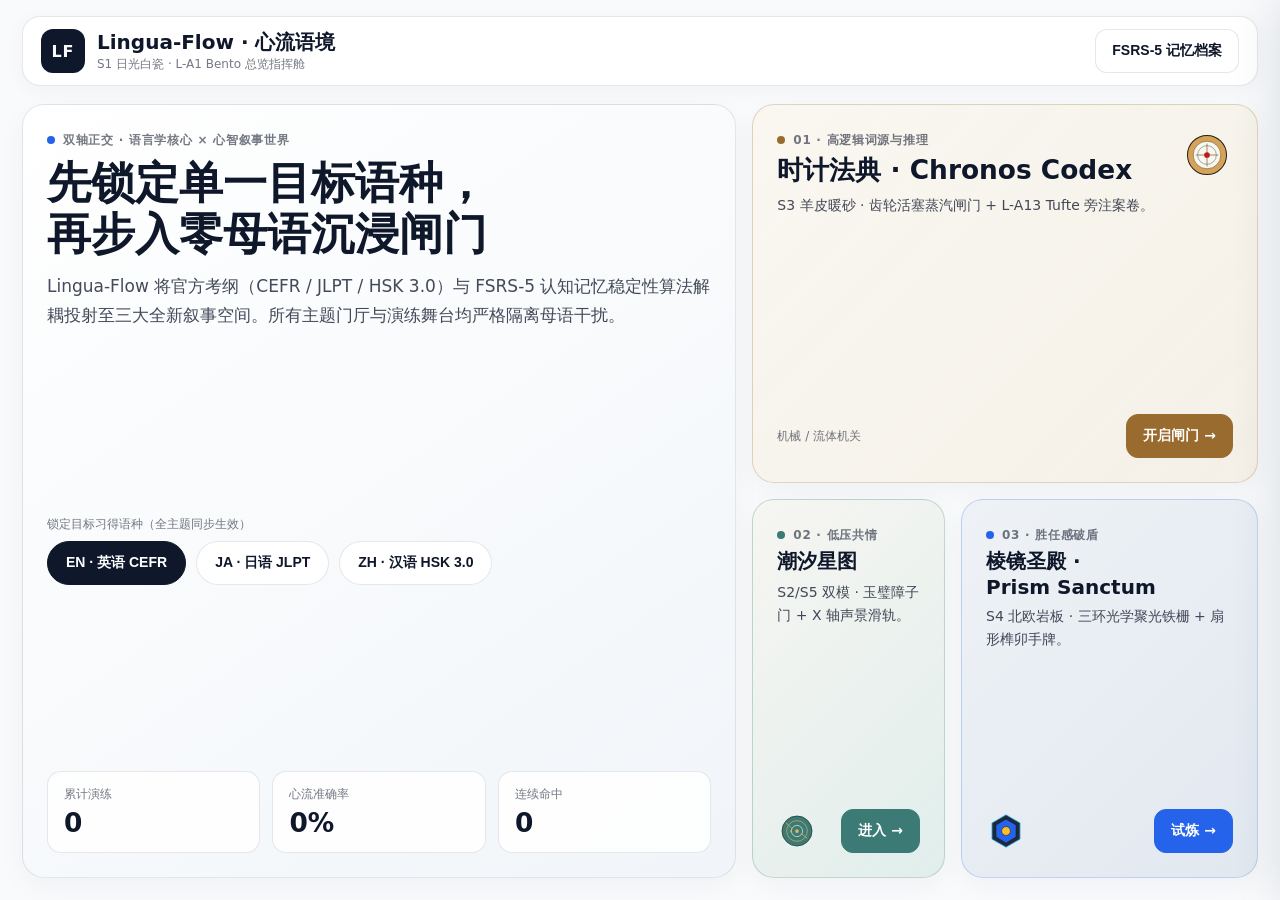
<file: index.html>
<!DOCTYPE html>
<html lang="zh-CN">
<head>
  <meta charset="UTF-8">
  <meta name="viewport" content="width=device-width, initial-scale=1.0, viewport-fit=cover">
  <meta http-equiv="Content-Security-Policy" content="default-src 'self'; style-src 'self' 'unsafe-inline'; script-src 'self'; img-src 'self' data:;">
  <title>Lingua-Flow · 心流语境总览</title>
  <link rel="icon" href="favicon.svg" type="image/svg+xml">
  <link rel="stylesheet" href="assets/css/tokens.css">
  <link rel="stylesheet" href="assets/css/portal.css">
  <link rel="stylesheet" href="assets/css/transition.css">
</head>
<body data-theme="portal">
  <div class="portal-shell">
    <header class="portal-topbar">
      <div class="portal-brand">
        <div class="portal-logo" aria-hidden="true">LF</div>
        <div>
          <div class="portal-brand-title">Lingua-Flow · 心流语境</div>
          <div class="portal-brand-sub">S1 日光白瓷 · L-A1 Bento 总览指挥舱</div>
        </div>
      </div>
      <div class="portal-actions">
        <button type="button" class="optic-btn" id="open-archive-btn">FSRS-5 记忆档案</button>
      </div>
    </header>

    <main class="bento-grid">
      <section class="bento-card bento-hero" aria-labelledby="hero-title">
        <div>
          <span class="theme-kicker"><span class="theme-dot" style="background:#2563eb;"></span>双轴正交 · 语言学核心 × 心智叙事世界</span>
          <h1 id="hero-title" class="portal-h1">先锁定单一目标语种，再步入零母语沉浸闸门</h1>
          <p class="portal-body" style="margin-top:12px;">
            Lingua-Flow 将官方考纲（CEFR / JLPT / HSK 3.0）与 FSRS-5 认知记忆稳定性算法解耦投射至三大全新叙事空间。所有主题门厅与演练舞台均严格隔离母语干扰。
          </p>
        </div>

        <div>
          <div style="font-size:12px; color:var(--optic-porcelain-text-ter); margin-bottom:8px;">锁定目标习得语种（全主题同步生效）</div>
          <div class="lang-switch-row" role="group" aria-label="切换目标语种">
            <button type="button" class="lang-chip" data-set-lang="en">EN · 英语 CEFR</button>
            <button type="button" class="lang-chip" data-set-lang="ja">JA · 日语 JLPT</button>
            <button type="button" class="lang-chip" data-set-lang="zh">ZH · 汉语 HSK 3.0</button>
          </div>
        </div>

        <div class="metrics-row">
          <div class="metric-pill">
            <div class="metric-label">累计演练</div>
            <div class="metric-value tabular-num" id="stat-reviewed">0</div>
          </div>
          <div class="metric-pill">
            <div class="metric-label">心流准确率</div>
            <div class="metric-value tabular-num" id="stat-accuracy">0%</div>
          </div>
          <div class="metric-pill">
            <div class="metric-label">连续命中</div>
            <div class="metric-value tabular-num" id="stat-streak">0</div>
          </div>
        </div>
      </section>

      <article class="bento-card bento-codex">
        <div style="display:flex; justify-content:space-between; align-items:flex-start; gap:12px;">
          <div>
            <span class="theme-kicker"><span class="theme-dot" style="background:#9a6b2f;"></span>01 · 高逻辑词源与推理</span>
            <h2 style="font-size:var(--optic-font-h2); margin-top:4px;">时计法典 · Chronos Codex</h2>
            <p class="portal-body" style="font-size:var(--optic-font-sm); margin-top:6px;">S3 羊皮暖砂 · 齿轮活塞蒸汽闸门 + L-A13 Tufte 旁注案卷。</p>
          </div>
          <img src="assets/textures/sigil-codex.svg" alt="" style="width:52px; height:52px; flex-shrink:0;">
        </div>
        <div style="display:flex; justify-content:space-between; align-items:center;">
          <span style="font-size:12px; color:var(--optic-porcelain-text-ter);">机械 / 流体机关</span>
          <a href="codex.html" class="optic-btn optic-btn-primary" style="background:#9a6b2f; border-color:#9a6b2f;">开启闸门 →</a>
        </div>
      </article>

      <article class="bento-card bento-tidal">
        <div>
          <span class="theme-kicker"><span class="theme-dot" style="background:#3b7a75;"></span>02 · 低压共情</span>
          <h2 style="font-size:var(--optic-font-h3); margin-top:4px;">潮汐星图</h2>
          <p class="portal-body" style="font-size:var(--optic-font-sm); margin-top:6px;">S2/S5 双模 · 玉璧障子门 + X 轴声景滑轨。</p>
        </div>
        <div style="display:flex; justify-content:space-between; align-items:center;">
          <img src="assets/textures/sigil-tidal.svg" alt="" style="width:40px; height:40px;">
          <a href="tidal.html" class="optic-btn optic-btn-primary" style="background:#3b7a75; border-color:#3b7a75;">进入 →</a>
        </div>
      </article>

      <article class="bento-card bento-prism">
        <div>
          <span class="theme-kicker"><span class="theme-dot" style="background:#2563eb;"></span>03 · 胜任感破盾</span>
          <h2 style="font-size:var(--optic-font-h3); margin-top:4px;">棱镜圣殿 · Prism Sanctum</h2>
          <p class="portal-body" style="font-size:var(--optic-font-sm); margin-top:6px;">S4 北欧岩板 · 三环光学聚光铁栅 + 扇形榫卯手牌。</p>
        </div>
        <div style="display:flex; justify-content:space-between; align-items:center;">
          <img src="assets/textures/sigil-prism.svg" alt="" style="width:40px; height:40px;">
          <a href="prism.html" class="optic-btn optic-btn-primary" style="background:#2563eb; border-color:#2563eb;">试炼 →</a>
        </div>
      </article>
    </main>
  </div>

  <div class="optic-scrim" id="optic-scrim"></div>
  <aside class="optic-drawer" id="archive-drawer" aria-hidden="true" aria-label="FSRS-5 记忆档案">
    <div style="display:flex; align-items:center; justify-content:space-between;">
      <h2 style="font-size:var(--optic-font-h2);">FSRS-5 记忆档案</h2>
      <button type="button" class="optic-btn" id="close-archive-btn">关闭</button>
    </div>
    <p class="portal-body" style="font-size:var(--optic-font-sm);">三主题共用一份客户端持久化记忆曲线，演练结果将实时更新稳定性 S 与难度 D。</p>
    <div class="drawer-scroll-list" id="drawer-cards-list"></div>
    <div style="display:flex; gap:10px;">
      <button type="button" class="optic-btn" id="toggle-sound-btn" style="flex:1;">声触反馈：开启</button>
      <button type="button" class="optic-btn" id="reset-progress-btn">重置进度</button>
    </div>
  </aside>

  <script src="assets/js/lingua-core.js"></script>
  <script src="assets/js/portal.js"></script>
  <script src="assets/js/transition.js"></script>
</body>
</html>
</file>
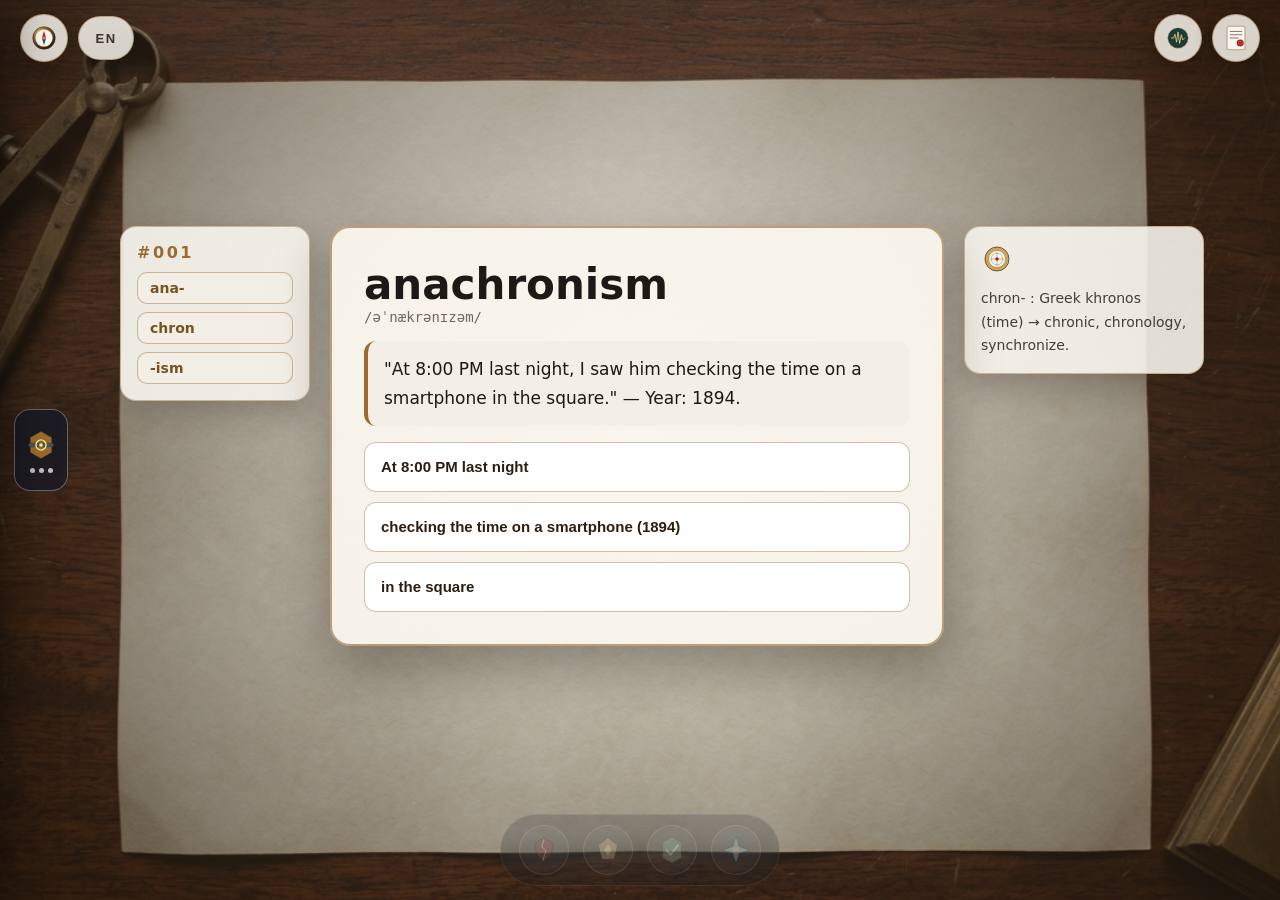
<file: codex-scenario.html>
<!DOCTYPE html>
<html lang="en">
<head>
  <meta charset="UTF-8">
  <meta name="viewport" content="width=device-width, initial-scale=1.0, viewport-fit=cover">
  <meta http-equiv="Content-Security-Policy" content="default-src 'self'; style-src 'self' 'unsafe-inline'; script-src 'self'; img-src 'self' data:;">
  <title>Lingua-Flow · Codex Stage</title>
  <link rel="icon" href="favicon.svg" type="image/svg+xml">
  <link rel="stylesheet" href="assets/css/tokens.css">
  <link rel="stylesheet" href="assets/css/immersion.css">
  <style>
    .codex-stage-bg { background-image: url('assets/images/codex-desk-stage.jpg'); }
    .codex-stage-vignette { background: radial-gradient(circle, rgba(243,239,230,0.12) 0%, rgba(43,30,18,0.68) 100%); }
    /* L-A13 Tufte 3-column sidenote grid */
    .tufte-grid {
      width: min(1160px, 100%);
      margin: auto;
      display: grid;
      grid-template-columns: 190px minmax(0, 65ch) 240px;
      gap: 20px;
      align-items: start;
      padding: 12px 16px 12px 60px;
    }
    .tufte-rail-left, .tufte-sidenote-right {
      background: rgba(250, 247, 240, 0.88);
      border: 1.5px solid rgba(154, 107, 47, 0.45);
      border-radius: 16px;
      padding: 16px;
      color: #2b1e12;
      box-shadow: 0 12px 32px rgba(28, 20, 12, 0.24);
    }
    .tufte-main-dossier {
      background: rgba(250, 247, 240, 0.94);
      border: 2px solid rgba(154, 107, 47, 0.62);
      border-radius: 20px;
      padding: clamp(20px, 3vw, 32px);
      color: #1c1917;
      box-shadow: 0 22px 54px rgba(28, 20, 12, 0.36);
      position: relative;
      display: flex;
      flex-direction: column;
      gap: 16px;
    }
    .dossier-word { font-size: clamp(28px, 4vw, 42px); font-weight: 800; }
    .dossier-phonetic { font-size: 14px; color: rgba(59, 47, 47, 0.72); font-family: ui-monospace, monospace; }
    .roots-col { display: flex; flex-direction: column; gap: 8px; margin-top: 10px; }
    .root-chip { padding: 7px 12px; border-radius: 10px; border: 1px solid rgba(154,107,47,0.45); background: #f3efe6; font-weight: 700; font-size: 14px; color: #785322; }
    .testimony-box { padding: 14px 16px; border-radius: 12px; background: #f3efe6; border-left: 4px solid #9a6b2f; font-size: 17px; line-height: 1.65; }
    .clauses-grid { display: grid; grid-template-columns: 1fr; gap: 10px; }
    .clause-btn {
      min-height: 50px; padding: 12px 16px; border-radius: 12px; border: 1.5px solid rgba(154,107,47,0.42);
      background: #ffffff; color: #2b1e12; font-size: 15px; font-weight: 600; text-align: left; cursor: pointer;
    }
    .clause-btn.is-flaw-hit { border-color: #b91c1c; background: rgba(185,28,28,0.12); color: #7f1d1d; }
    .clause-btn.is-miss { opacity: 0.5; }
    .verdict-seal-stamp {
      position: absolute; right: 20px; top: 18px; width: 64px; height: 64px;
      opacity: 0; transform: scale(1.5) rotate(-18deg); pointer-events: none;
      transition: opacity 260ms ease, transform 320ms var(--ease-cinematic);
    }
    .verdict-seal-stamp.is-stamped { opacity: 0.95; transform: scale(1) rotate(-8deg); }
    @media (max-width: 980px) {
      .tufte-grid { grid-template-columns: 1fr; padding: 8px; }
      .roots-col { flex-direction: row; flex-wrap: wrap; }
    }
  </style>
</head>
<body data-theme="codex">
  <div class="lf-reveal-veil" id="lf-reveal-veil" aria-hidden="true"></div>
  <div class="immersion-backdrop-layer codex-stage-bg" aria-hidden="true"></div>
  <div class="immersion-vignette-layer codex-stage-vignette" aria-hidden="true"></div>

  <button type="button" class="gate-trigger-edge" id="gate-trigger-btn" aria-label="Open Curriculum Gate">
    <img src="assets/textures/ui-gate-handle.svg" alt="">
    <div class="gate-trigger-dots"><span></span><span></span><span></span></div>
  </button>

  <div class="gate-scrim" id="gate-scrim"></div>
  <aside class="gate-sidebar" id="gate-sidebar" aria-hidden="true" aria-label="Curriculum Gate">
    <div class="gate-sidebar-header">
      <img src="assets/textures/sigil-codex.svg" alt="" style="width:42px;height:42px;">
      <button type="button" class="sigil-btn" id="gate-close-btn" aria-label="Close Gate"><img src="assets/textures/ui-close-sigil.svg" alt=""></button>
    </div>
    <div class="gate-curriculum-list" id="gate-curriculum-list"></div>
  </aside>

  <div class="immersion-stage">
    <header class="sigil-topbar">
      <div class="sigil-group">
        <a href="codex.html" class="sigil-btn" aria-label="Return to Theme Gate"><img src="assets/textures/ui-portal-return.svg" alt=""></a>
        <button type="button" class="sigil-lang-pill" id="sigil-lang-btn" aria-label="Switch Target Language">EN</button>
      </div>
      <div class="sigil-group">
        <button type="button" class="sigil-btn" id="sigil-sound-btn" aria-label="Toggle Audio"><img src="assets/textures/ui-audio-wave.svg" alt=""></button>
        <button type="button" class="sigil-btn" id="sigil-rule-btn" aria-label="Rules Guide"><img src="assets/textures/ui-rule-sigil.svg" alt=""></button>
      </div>
    </header>

    <main class="tufte-grid">
      <aside class="tufte-rail-left">
        <span class="tabular-num" id="case-code" style="font-weight:800; letter-spacing:0.16em; color:#9a6b2f;">#001</span>
        <div class="roots-col" id="case-roots"></div>
      </aside>

      <article class="tufte-main-dossier">
        <img src="assets/textures/codex-seal-crimson.svg" alt="" class="verdict-seal-stamp" id="verdict-seal-stamp">
        <div>
          <div class="dossier-word" id="case-word">---</div>
          <div class="dossier-phonetic" id="case-phonetic"></div>
        </div>
        <div class="testimony-box" id="case-testimony"></div>
        <div class="clauses-grid" id="case-clauses"></div>
      </article>

      <aside class="tufte-sidenote-right">
        <img src="assets/textures/sigil-codex.svg" alt="" style="width:32px; height:32px; margin-bottom:8px;">
        <p id="case-sidenote" style="font-size:14px; line-height:1.65; color:rgba(28,25,23,0.82);"></p>
      </aside>
    </main>

    <div class="fsrs-sigil-dock" id="fsrs-dock" aria-label="FSRS Memory Rating">
      <button type="button" class="fsrs-sigil-btn" data-fsrs="1" aria-label="Again"><img src="assets/textures/ui-fsrs-1-again.svg" alt=""></button>
      <button type="button" class="fsrs-sigil-btn" data-fsrs="2" aria-label="Hard"><img src="assets/textures/ui-fsrs-2-hard.svg" alt=""></button>
      <button type="button" class="fsrs-sigil-btn" data-fsrs="3" aria-label="Good"><img src="assets/textures/ui-fsrs-3-good.svg" alt=""></button>
      <button type="button" class="fsrs-sigil-btn" data-fsrs="4" aria-label="Easy"><img src="assets/textures/ui-fsrs-4-easy.svg" alt=""></button>
    </div>
  </div>

  <div class="rule-overlay" id="rule-overlay" aria-hidden="true" role="dialog" aria-modal="true">
    <div class="rule-card">
      <div style="display:flex; justify-content:space-between; align-items:center;">
        <h2>时计法典 · Tufte 案卷舞台规则</h2>
        <button type="button" class="sigil-btn" id="rule-close-btn" aria-label="关闭"><img src="assets/textures/ui-close-sigil.svg" alt=""></button>
      </div>
      <p>本情景台采用 <strong>L-A13 Tufte 三栏旁注网格</strong> 与<strong>零母语沉浸</strong>：</p>
      <ul>
        <li>左侧栏展示词根解构，右侧栏提供纯目标语的词源/语法旁注，左侧闸门可切换全部课程。</li>
        <li>点击证词中存在逻辑或词法破绽的片段，盖下朱砂印章后解锁底部 FSRS-5 记忆评分符号。</li>
      </ul>
      <div class="rule-legend-row">
        <div class="rule-legend-item"><img src="assets/textures/ui-fsrs-1-again.svg" alt=""><span>重来 (Again)</span></div>
        <div class="rule-legend-item"><img src="assets/textures/ui-fsrs-2-hard.svg" alt=""><span>困难 (Hard)</span></div>
        <div class="rule-legend-item"><img src="assets/textures/ui-fsrs-3-good.svg" alt=""><span>良好 (Good)</span></div>
        <div class="rule-legend-item"><img src="assets/textures/ui-fsrs-4-easy.svg" alt=""><span>轻松 (Easy)</span></div>
      </div>
    </div>
  </div>

  <script src="assets/js/lingua-core.js"></script>
  <script src="assets/js/immersion-shell.js"></script>
  <script src="assets/js/codex-scenario.js"></script>
</body>
</html>
</file>
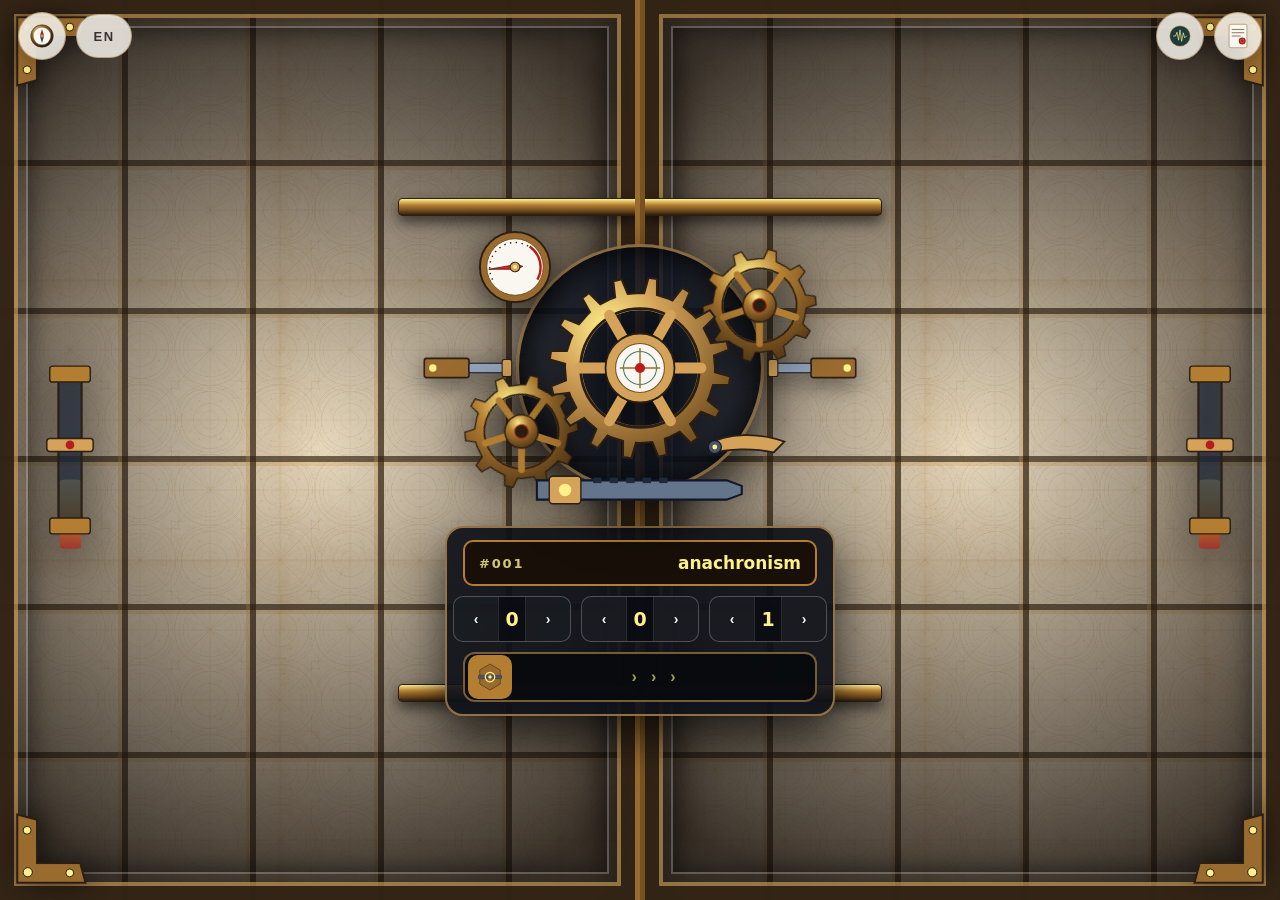
<file: codex.html>
<!DOCTYPE html>
<html lang="en">
<head>
  <meta charset="UTF-8">
  <meta name="viewport" content="width=device-width, initial-scale=1.0, viewport-fit=cover">
  <meta http-equiv="Content-Security-Policy" content="default-src 'self'; style-src 'self' 'unsafe-inline'; script-src 'self'; img-src 'self' data:;">
  <title>Lingua-Flow · Chronos Codex</title>
  <link rel="icon" href="favicon.svg" type="image/svg+xml">
  <link rel="stylesheet" href="assets/css/tokens.css">
  <link rel="stylesheet" href="assets/css/immersion.css">
  <link rel="stylesheet" href="assets/css/theme-gate.css">
</head>
<body data-theme="codex">
  <div class="lf-reveal-veil" id="lf-reveal-veil" aria-hidden="true"></div>
  <div class="gate-behind-stage" aria-hidden="true"></div>

  <div class="gate-leaves-wrap" aria-hidden="true">
    <div class="gate-leaf gate-leaf-primary">
      <div class="gate-leaf-lattice"></div>
      <div class="gate-leaf-brace"></div>
      <div class="gate-locking-rod gate-rod-top"></div>
      <div class="gate-locking-rod gate-rod-bottom"></div>
      <img src="assets/textures/parts/part-corner-bracket.svg" alt="" class="gate-corner gate-corner-tl">
      <img src="assets/textures/parts/part-corner-bracket.svg" alt="" class="gate-corner gate-corner-bl">
    </div>
    <div class="gate-leaf gate-leaf-secondary">
      <div class="gate-leaf-lattice"></div>
      <div class="gate-leaf-brace"></div>
      <div class="gate-locking-rod gate-rod-top"></div>
      <div class="gate-locking-rod gate-rod-bottom"></div>
      <img src="assets/textures/parts/part-corner-bracket.svg" alt="" class="gate-corner gate-corner-tr">
      <img src="assets/textures/parts/part-corner-bracket.svg" alt="" class="gate-corner gate-corner-br">
    </div>
  </div>

  <div class="steam-pipe-unit steam-pipe-left" aria-hidden="true">
    <div class="steam-fluid-core"></div>
    <img src="assets/textures/parts/part-steam-pipe.svg" alt="" class="steam-pipe-img">
  </div>
  <div class="steam-pipe-unit steam-pipe-right" aria-hidden="true">
    <div class="steam-fluid-core"></div>
    <img src="assets/textures/parts/part-steam-pipe.svg" alt="" class="steam-pipe-img">
  </div>

  <div class="gate-foreground-shell">
    <header class="sigil-topbar">
      <div class="sigil-group">
        <a href="index.html" class="sigil-btn" aria-label="Return to Portal"><img src="assets/textures/ui-portal-return.svg" alt=""></a>
        <button type="button" class="sigil-lang-pill" id="sigil-lang-btn" aria-label="Switch Target Language">EN</button>
      </div>
      <div class="sigil-group">
        <button type="button" class="sigil-btn" id="sigil-sound-btn" aria-label="Toggle Audio"><img src="assets/textures/ui-audio-wave.svg" alt=""></button>
        <button type="button" class="sigil-btn" id="sigil-rule-btn" aria-label="Rules Guide"><img src="assets/textures/ui-rule-sigil.svg" alt=""></button>
      </div>
    </header>

    <main class="gate-mechanism-hub">
      <div class="gear-assembly">
        <div class="assembly-chassis-plate" aria-hidden="true"></div>
        <div class="gate-gauge-unit" aria-hidden="true">
          <img src="assets/textures/parts/part-gauge-dial.svg" alt="">
          <img src="assets/textures/parts/part-gauge-needle.svg" alt="" class="gate-gauge-needle">
        </div>
        <button type="button" class="gear-satellite gear-sat-a" aria-label="Next Case Gear"><img src="assets/textures/parts/part-gear-10-brass.svg" alt=""></button>
        <button type="button" class="gear-master-btn" id="gate-master-btn" aria-label="Open Codex Vault Gate">
          <img src="assets/textures/parts/part-gear-16-brass.svg" alt="" class="gear-master-rim">
          <img src="assets/textures/sigil-codex.svg" alt="" class="gear-master-core">
        </button>
        <button type="button" class="gear-satellite gear-sat-b" aria-label="Previous Case Gear"><img src="assets/textures/parts/part-gear-10-brass.svg" alt=""></button>
        <img src="assets/textures/parts/part-piston-rod.svg" alt="" class="piston-unit piston-unit-left" aria-hidden="true">
        <img src="assets/textures/parts/part-piston-rod.svg" alt="" class="piston-unit piston-unit-right" aria-hidden="true">
        <img src="assets/textures/parts/part-pawl-arm.svg" alt="" class="gate-pawl-unit" aria-hidden="true">
        <div class="gate-bolt-rail" aria-hidden="true"><img src="assets/textures/parts/part-lock-bolt.svg" alt="" class="gate-bolt-img"></div>
      </div>

      <div class="gate-control-console">
        <div class="gate-topic-screen" aria-live="polite">
          <span class="topic-screen-code tabular-num" id="topic-screen-code">#001</span>
          <span class="topic-screen-title" id="topic-screen-title">---</span>
        </div>
        <div class="drum-counter" role="group" aria-label="Three-Digit Curriculum Dial">
          <div class="drum-col">
            <button type="button" class="drum-step-btn" data-drum-delta="-100" aria-label="Hundreds Down">‹</button>
            <span class="drum-digit-window tabular-num" data-drum-digit="0">0</span>
            <button type="button" class="drum-step-btn" data-drum-delta="100" aria-label="Hundreds Up">›</button>
          </div>
          <div class="drum-col">
            <button type="button" class="drum-step-btn" data-drum-delta="-10" aria-label="Tens Down">‹</button>
            <span class="drum-digit-window tabular-num" data-drum-digit="1">0</span>
            <button type="button" class="drum-step-btn" data-drum-delta="10" aria-label="Tens Up">›</button>
          </div>
          <div class="drum-col">
            <button type="button" class="drum-step-btn" data-drum-delta="-1" aria-label="Ones Down">‹</button>
            <span class="drum-digit-window tabular-num" data-drum-digit="2">1</span>
            <button type="button" class="drum-step-btn" data-drum-delta="1" aria-label="Ones Up">›</button>
          </div>
        </div>
        <button type="button" class="gate-lever-track" id="gate-lever-btn" aria-label="Slide Lever to Open Gate">
          <span class="gate-lever-knob"><img src="assets/textures/ui-gate-handle.svg" alt=""></span>
          <span class="gate-lever-chevrons" aria-hidden="true">› › ›</span>
        </button>
      </div>
    </main>
    <footer style="height:8px;"></footer>
  </div>

  <div class="rule-overlay" id="rule-overlay" aria-hidden="true" role="dialog" aria-modal="true">
    <div class="rule-card">
      <div style="display:flex; justify-content:space-between; align-items:center;">
        <h2>时计法典 · 机械蒸汽闸门说明</h2>
        <button type="button" class="sigil-btn" id="rule-close-btn" aria-label="关闭"><img src="assets/textures/ui-close-sigil.svg" alt=""></button>
      </div>
      <p>欢迎步入<strong>时计法典（Chronos Codex）</strong>。本页面严格实行<strong>零母语沉浸</strong>：</p>
      <ul>
        <li>拨动<strong>三位数字滚轮</strong>或两侧从动齿轮，主从齿轮将按齿比咬合旋转，并驱动往复活塞与蒸汽液压管液位联动。</li>
        <li>点击中央主轮或拨动下方<strong>黄铜滑杆</strong>，将触发反转蓄力、棘爪弹起、门闩缩回与分段开闸，直入 Tufte 三栏案卷舞台。</li>
      </ul>
      <div class="rule-legend-row">
        <div class="rule-legend-item"><img src="assets/textures/ui-fsrs-1-again.svg" alt=""><span>重来 (Again)</span></div>
        <div class="rule-legend-item"><img src="assets/textures/ui-fsrs-2-hard.svg" alt=""><span>困难 (Hard)</span></div>
        <div class="rule-legend-item"><img src="assets/textures/ui-fsrs-3-good.svg" alt=""><span>良好 (Good)</span></div>
        <div class="rule-legend-item"><img src="assets/textures/ui-fsrs-4-easy.svg" alt=""><span>轻松 (Easy)</span></div>
      </div>
    </div>
  </div>

  <script src="assets/js/lingua-core.js"></script>
  <script src="assets/js/immersion-shell.js"></script>
  <script src="assets/js/theme-home.js"></script>
</body>
</html>
</file>
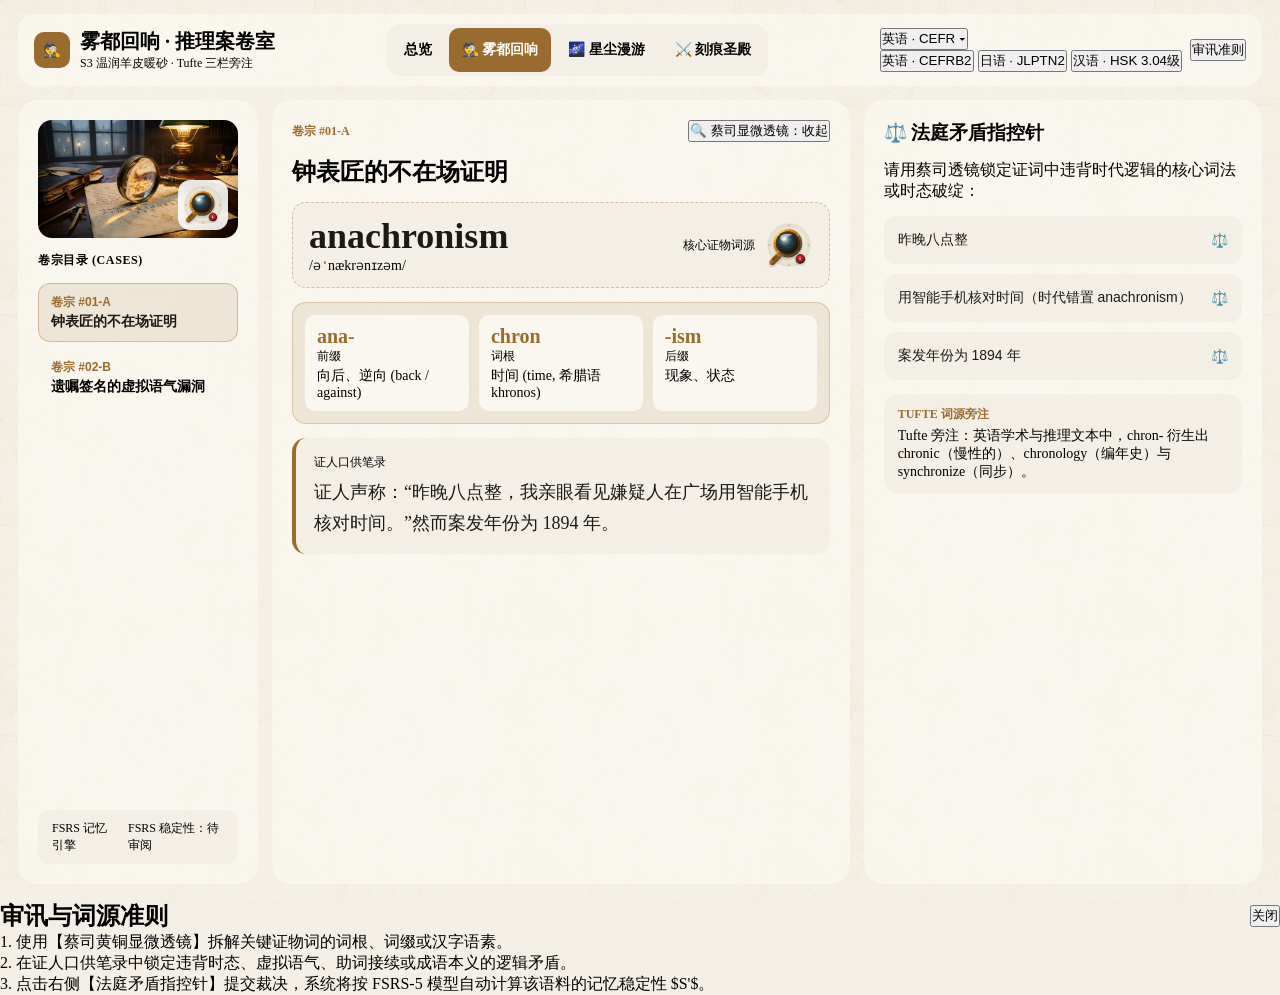
<file: deductive.html>
<!DOCTYPE html>
<html lang="zh-CN">
<head>
  <meta charset="UTF-8">
  <meta name="viewport" content="width=device-width, initial-scale=1.0, viewport-fit=cover">
  <meta http-equiv="Content-Security-Policy" content="default-src 'self'; style-src 'self' 'unsafe-inline'; script-src 'self'; img-src 'self' data:;">
  <title>雾都回响 · 推理案卷室 | Lingua-Flow</title>
  <link rel="icon" href="favicon.svg" type="image/svg+xml">
  <link rel="stylesheet" href="assets/css/tokens.css">
  <link rel="stylesheet" href="assets/css/unified.v6.css">
</head>
<body data-theme="deductive">
  <div class="optic-shell">
    <header class="optic-topbar">
      <div class="optic-brand">
        <div class="optic-logo" aria-hidden="true">🕵️</div>
        <div>
          <h1 style="font-size: var(--optic-font-h3);">雾都回响 · 推理案卷室</h1>
          <div class="optic-brand-sub">S3 温润羊皮暖砂 · Tufte 三栏旁注</div>
        </div>
      </div>

      <nav class="theme-nav-pills" aria-label="主题切换导航">
        <a href="index.html" class="theme-nav-pill">总览</a>
        <a href="deductive.html" class="theme-nav-pill active">🕵️ 雾都回响</a>
        <a href="immersive.html" class="theme-nav-pill">🌌 星尘漫游</a>
        <a href="strategic.html" class="theme-nav-pill">⚔️ 刻痕圣殿</a>
      </nav>

      <div class="optic-topbar-actions">
        <div class="optic-dropdown-wrap" data-dropdown>
          <button type="button" class="optic-btn" data-dropdown-trigger aria-expanded="false">
            <span id="ded-lang-label">英语 · CEFR</span>
            <span aria-hidden="true">▾</span>
          </button>
          <div class="optic-dropdown-menu" role="listbox" aria-label="切换语种">
            <button type="button" class="optic-dropdown-item" data-ded-lang="en"><span>英语 · CEFR</span><span>B2</span></button>
            <button type="button" class="optic-dropdown-item" data-ded-lang="ja"><span>日语 · JLPT</span><span>N2</span></button>
            <button type="button" class="optic-dropdown-item" data-ded-lang="zh"><span>汉语 · HSK 3.0</span><span>4级</span></button>
          </div>
        </div>
        <button type="button" class="optic-btn" data-drawer-open="ded-rules-drawer">审讯准则</button>
      </div>
    </header>

    <main class="tufte-grid">
      <aside class="optic-panel" aria-label="案件卷宗目录">
        <div class="theme-hero-window">
          <img src="assets/images/deductive-keyart.jpg" alt="雾都回响维多利亚推理案卷台" class="hero-art">
          <img src="assets/textures/zeiss-brass-lens.svg" alt="蔡司黄铜显微透镜" class="theme-hero-badge">
        </div>
        <div style="font-size: var(--optic-font-xs); font-weight: 700; color: var(--text-tertiary); letter-spacing: 0.05em;">卷宗目录 (CASES)</div>
        <div class="optic-scroll-y" style="flex: 1; display: flex; flex-direction: column; gap: 6px;" id="case-list"></div>
        <div class="fsrs-telemetry-bar">
          <span>FSRS 记忆引擎</span>
          <span id="ded-fsrs-badge">待审阅</span>
        </div>
      </aside>

      <section class="optic-panel optic-scroll-y" aria-labelledby="dossier-title">
        <div style="display: flex; align-items: center; justify-content: space-between; gap: 10px;">
          <span style="font-size: var(--optic-font-xs); font-weight: 700; color: var(--accent);" id="dossier-case-no">卷宗 #01-A</span>
          <button type="button" class="optic-btn" id="toggle-lens-btn">🔍 蔡司显微透镜：收起</button>
        </div>

        <h2 id="dossier-title">钟表匠的不在场证明</h2>

        <div class="dossier-word-bar">
          <div>
            <div class="dossier-word-main" id="dossier-word">anachronism</div>
            <div class="dossier-phonetic" id="dossier-phonetic">/əˈnækrənɪzəm/</div>
          </div>
          <div style="display: flex; align-items: center; gap: 10px;">
            <span style="font-size: var(--optic-font-xs); color: var(--text-tertiary);">核心证物词源</span>
            <img src="assets/textures/zeiss-brass-lens.svg" alt="蔡司黄铜显微透镜" width="48" height="48" style="width: 48px; height: 48px; display: block;">
          </div>
        </div>

        <div class="lens-panel" id="lens-panel"></div>

        <div class="testimony-box">
          <div style="font-size: var(--optic-font-xs); color: var(--text-tertiary); margin-bottom: 6px;">证人口供笔录</div>
          <p class="testimony-quote" id="dossier-testimony"></p>
        </div>
      </section>

      <section class="optic-panel optic-scroll-y" aria-label="法庭矛盾指控台">
        <h3>⚖️ 法庭矛盾指控针</h3>
        <p class="optic-body-text" id="dossier-question"></p>
        <div class="clause-list" id="clause-list"></div>

        <div class="verdict-banner" id="verdict-banner" hidden>
          <div>
            <div style="font-weight: 700; font-size: var(--optic-font-sm);" id="verdict-title">推理结论</div>
            <p class="optic-body-text" style="margin-top: 4px; font-size: var(--optic-font-sm);" id="verdict-note"></p>
          </div>
          <img src="assets/textures/crimson-verdict-seal.svg" alt="朱砂火漆结案印章" id="verdict-seal-img" width="52" height="52" style="width: 52px; height: 52px; flex-shrink: 0;" hidden>
        </div>

        <aside class="tufte-sidenote">
          <div style="font-weight: 700; font-size: var(--optic-font-xs); color: var(--accent); margin-bottom: 4px;">TUFTE 词源旁注</div>
          <p class="optic-body-text" style="font-size: var(--optic-font-sm);" id="dossier-sidenote"></p>
        </aside>
      </section>
    </main>
  </div>

  <div class="optic-scrim" id="optic-scrim"></div>
  <aside class="optic-drawer" id="ded-rules-drawer" aria-hidden="true" aria-label="雾都回响审讯准则">
    <div style="display: flex; align-items: center; justify-content: space-between;">
      <h2>审讯与词源准则</h2>
      <button type="button" class="optic-btn" data-drawer-close>关闭</button>
    </div>
    <p class="optic-body-text">
      1. 使用【蔡司黄铜显微透镜】拆解关键证物词的词根、词缀或汉字语素。<br>
      2. 在证人口供笔录中锁定违背时态、虚拟语气、助词接续或成语本义的逻辑矛盾。<br>
      3. 点击右侧【法庭矛盾指控针】提交裁决，系统将按 FSRS-5 模型自动计算该语料的记忆稳定性 $S'$。
    </p>
  </aside>

  <script src="assets/js/lingua-core.v2.js"></script>
  <script src="assets/js/deductive.v3.js"></script>
</body>
</html>
</file>
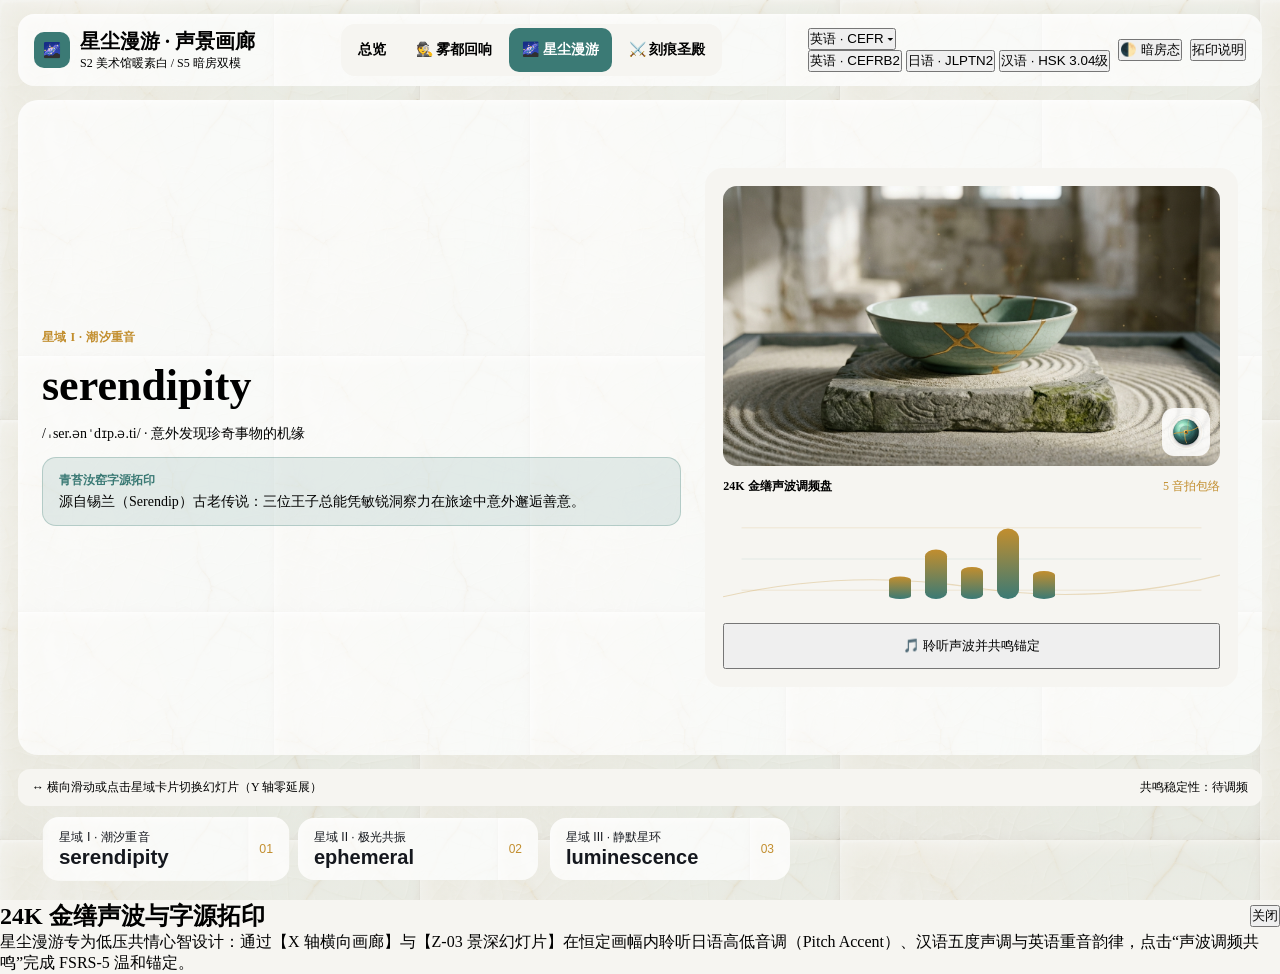
<file: immersive.html>
<!DOCTYPE html>
<html lang="zh-CN">
<head>
  <meta charset="UTF-8">
  <meta name="viewport" content="width=device-width, initial-scale=1.0, viewport-fit=cover">
  <meta http-equiv="Content-Security-Policy" content="default-src 'self'; style-src 'self' 'unsafe-inline'; script-src 'self'; img-src 'self' data:;">
  <title>星尘漫游 · 声景画廊 | Lingua-Flow</title>
  <link rel="icon" href="favicon.svg" type="image/svg+xml">
  <link rel="stylesheet" href="assets/css/tokens.css">
  <link rel="stylesheet" href="assets/css/unified.v6.css">
</head>
<body data-theme="immersive" data-mode="gallery">
  <div class="optic-shell">
    <header class="optic-topbar">
      <div class="optic-brand">
        <div class="optic-logo" aria-hidden="true">🌌</div>
        <div>
          <h1 style="font-size: var(--optic-font-h3);">星尘漫游 · 声景画廊</h1>
          <div class="optic-brand-sub">S2 美术馆暖素白 / S5 暗房双模</div>
        </div>
      </div>

      <nav class="theme-nav-pills" aria-label="主题切换导航">
        <a href="index.html" class="theme-nav-pill">总览</a>
        <a href="deductive.html" class="theme-nav-pill">🕵️ 雾都回响</a>
        <a href="immersive.html" class="theme-nav-pill active">🌌 星尘漫游</a>
        <a href="strategic.html" class="theme-nav-pill">⚔️ 刻痕圣殿</a>
      </nav>

      <div class="optic-topbar-actions">
        <div class="optic-dropdown-wrap" data-dropdown>
          <button type="button" class="optic-btn" data-dropdown-trigger aria-expanded="false">
            <span id="imm-lang-label">英语 · CEFR</span>
            <span aria-hidden="true">▾</span>
          </button>
          <div class="optic-dropdown-menu" role="listbox" aria-label="切换语种">
            <button type="button" class="optic-dropdown-item" data-imm-lang="en"><span>英语 · CEFR</span><span>B2</span></button>
            <button type="button" class="optic-dropdown-item" data-imm-lang="ja"><span>日语 · JLPT</span><span>N2</span></button>
            <button type="button" class="optic-dropdown-item" data-imm-lang="zh"><span>汉语 · HSK 3.0</span><span>4级</span></button>
          </div>
        </div>
        <button type="button" class="optic-btn" id="toggle-darkroom-btn">🌓 暗房态</button>
        <button type="button" class="optic-btn" data-drawer-open="imm-guide-drawer">拓印说明</button>
      </div>
    </header>

    <div class="imm-workspace">
      <main class="slide-stage" id="slide-stage" aria-live="polite"></main>

      <section aria-label="星域章节横向滑轨" style="display: flex; flex-direction: column; gap: 8px;">
        <div class="fsrs-telemetry-bar" style="margin-top: 0;">
          <span>↔ 横向滑动或点击星域卡片切换幻灯片（Y 轴零延展）</span>
          <span id="imm-fsrs-status">共鸣稳定性：待调频</span>
        </div>
        <div class="film-track" id="film-track"></div>
      </section>
    </div>
  </div>

  <div class="optic-scrim" id="optic-scrim"></div>
  <aside class="optic-drawer" id="imm-guide-drawer" aria-hidden="true" aria-label="星尘漫游指引">
    <div style="display: flex; align-items: center; justify-content: space-between;">
      <h2>24K 金缮声波与字源拓印</h2>
      <button type="button" class="optic-btn" data-drawer-close>关闭</button>
    </div>
    <p class="optic-body-text">
      星尘漫游专为低压共情心智设计：通过【X 轴横向画廊】与【Z-03 景深幻灯片】在恒定画幅内聆听日语高低音调（Pitch Accent）、汉语五度声调与英语重音韵律，点击“声波调频共鸣”完成 FSRS-5 温和锚定。
    </p>
  </aside>

  <script src="assets/js/lingua-core.v2.js"></script>
  <script src="assets/js/immersive.v3.js"></script>
</body>
</html>
</file>
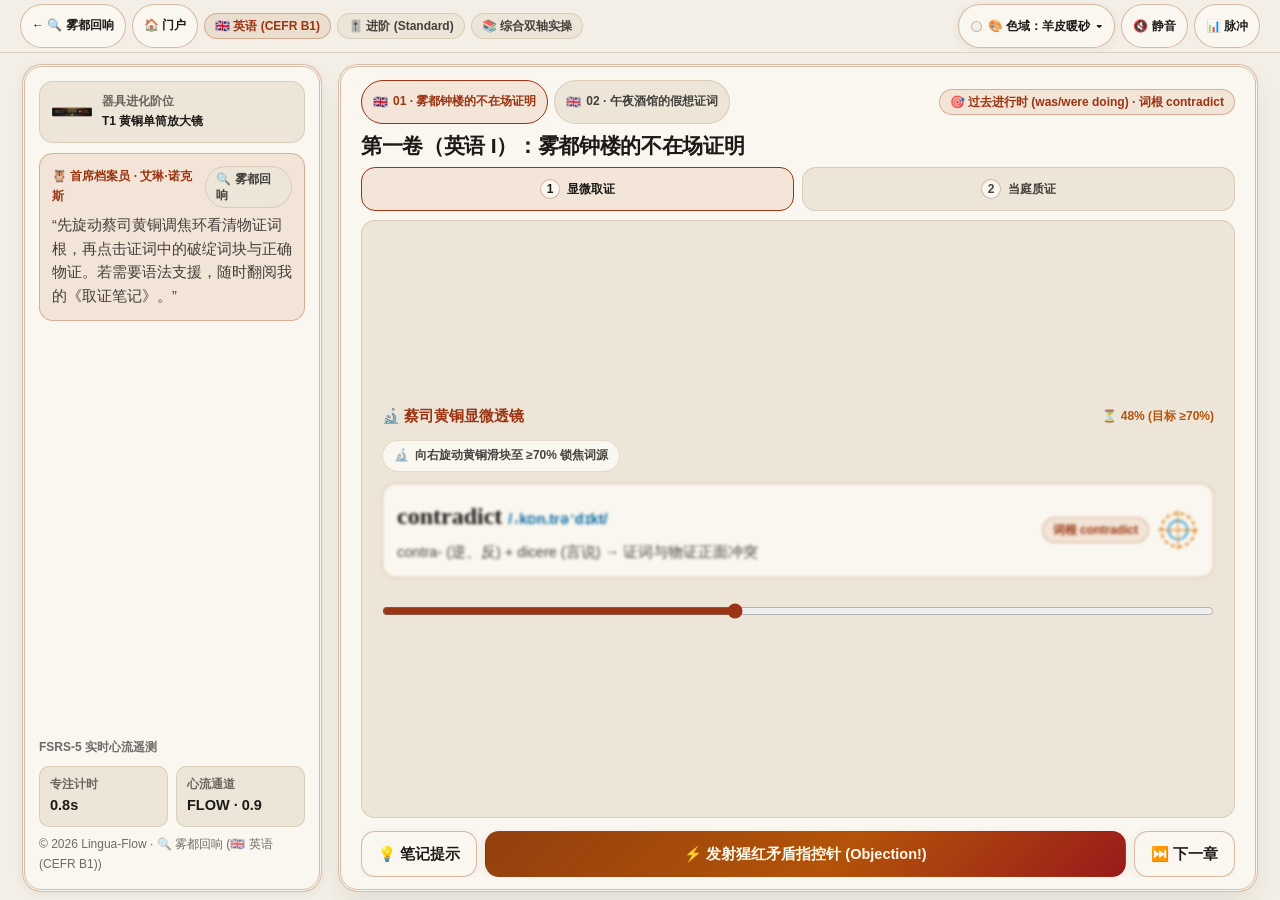
<file: learn.html>
<!DOCTYPE html>
<html lang="zh-CN" data-spectrum="parchment">
<head>
  <meta charset="UTF-8">
  <meta name="viewport" content="width=device-width, initial-scale=1.0, viewport-fit=cover">
  <meta http-equiv="Content-Security-Policy" content="default-src 'self'; script-src 'self'; style-src 'self' 'unsafe-inline'; img-src 'self' data:; connect-src 'self'; object-src 'none'; base-uri 'self'; form-action 'none';">
  <meta name="theme-color" content="#f3efe6">
  <title>语言学习分幕演练台 | Lingua-Flow</title>
  <link rel="manifest" href="manifest.json">
  <link rel="icon" type="image/svg+xml" href="assets/icons/logo.svg">
  <link rel="stylesheet" href="assets/css/app.css">
</head>
<body class="theme-page-deductive learn-single-screen-body" data-page-level="3">
  <!-- L-A3 边缘微岛极简顶栏 (高度 <= 50px，全部控件 >= 44x44px) -->
  <header class="learn-micro-topbar">
    <div class="learn-nav-left">
      <a href="deductive.html" class="micro-island-btn" id="learn-back-l2" title="返回当前主题配置台">← 雾都回响</a>
      <a href="index.html" class="micro-island-btn hide-on-mobile" id="learn-back-l1" title="返回一级语言门户">🏠 门户</a>
      <span class="meta-pill meta-pill-accent hide-on-mobile" id="learn-lang-pill">🇬🇧 英语 (CEFR B1)</span>
      <span class="meta-pill hide-on-mobile" id="learn-diff-pill">🎚️ 进阶</span>
      <span class="meta-pill hide-on-mobile" id="learn-focus-pill">📚 综合双轴</span>
    </div>

    <div class="learn-nav-right">
      <!-- Z-02 五维色域智能避让切换器 -->
      <div class="optic-dropdown-anchor" id="spectrum-dropdown-anchor">
        <button type="button" class="optic-spectrum-btn" id="optic-spectrum-trigger" aria-haspopup="true" aria-expanded="false" aria-controls="optic-spectrum-menu">
          <span class="spectrum-swatch-dot" aria-hidden="true"></span>
          <span id="optic-spectrum-label">🎨 色域</span>
          <span aria-hidden="true">▾</span>
        </button>
        <div class="optic-z2-dropdown" id="optic-spectrum-menu" role="menu" aria-hidden="true">
          <div class="dropdown-section-caption">演练舱五维色域切换</div>
          <button type="button" class="spectrum-option-btn" data-spectrum-choice="auto" role="menuitemradio" aria-checked="true">
            <span class="spectrum-option-left">
              <span class="spectrum-chip-preview" style="background: linear-gradient(135deg, #f3efe6 50%, #f5f5ef 50%);"></span>
              <span>✨ 主题情境自适应</span>
            </span>
            <span class="meta-pill">默认</span>
          </button>
          <button type="button" class="spectrum-option-btn" data-spectrum-choice="porcelain" role="menuitemradio" aria-checked="false">
            <span class="spectrum-option-left">
              <span class="spectrum-chip-preview" style="background-color: #f8fafc;"></span>
              <span>S1 · 日光白瓷</span>
            </span>
            <span class="meta-pill">清朗</span>
          </button>
          <button type="button" class="spectrum-option-btn" data-spectrum-choice="gallery" role="menuitemradio" aria-checked="false">
            <span class="spectrum-option-left">
              <span class="spectrum-chip-preview" style="background-color: #f5f5ef;"></span>
              <span>S2 · 汝窑暖素</span>
            </span>
            <span class="meta-pill">宣纸</span>
          </button>
          <button type="button" class="spectrum-option-btn" data-spectrum-choice="parchment" role="menuitemradio" aria-checked="false">
            <span class="spectrum-option-left">
              <span class="spectrum-chip-preview" style="background-color: #f3efe6;"></span>
              <span>S3 · 羊皮暖砂</span>
            </span>
            <span class="meta-pill">卷宗</span>
          </button>
          <button type="button" class="spectrum-option-btn" data-spectrum-choice="slate" role="menuitemradio" aria-checked="false">
            <span class="spectrum-option-left">
              <span class="spectrum-chip-preview" style="background-color: #edf2f7;"></span>
              <span>S4 · 北欧雾灰</span>
            </span>
            <span class="meta-pill">岩板</span>
          </button>
          <button type="button" class="spectrum-option-btn" data-spectrum-choice="obsidian" role="menuitemradio" aria-checked="false">
            <span class="spectrum-option-left">
              <span class="spectrum-chip-preview" style="background-color: #0a0c10; border-color: #475569;"></span>
              <span>S5 · 黑曜暗夜</span>
            </span>
            <span class="meta-pill">暗房</span>
          </button>
        </div>
      </div>

      <button type="button" class="micro-island-btn" id="audio-toggle-btn" title="切换微晶触感音效">
        <span id="audio-toggle-label">🔇 静音</span>
      </button>

      <button type="button" class="micro-island-btn" id="open-telemetry-sheet-btn" title="检视 FSRS-5 记忆脉冲与装备阶位">
        <span>📊 脉冲</span>
      </button>
    </div>
  </header>

  <div id="toast-container" aria-live="polite" aria-atomic="true"></div>

  <!-- L3 一屏守恒主舞台：宽屏为 L-A2 黄金协同双栏，移动端收拢为 L-A16 拇指壳层 -->
  <main class="learn-viewport-shell">
    <!-- 宽屏左侧情境协同岛 (移动端隐藏并按需通过 Z-01 抽屉唤醒) -->
    <aside class="learn-context-rail" aria-label="同伴导航与实时记忆遥测侧岛">
      <div style="display: flex; flex-direction: column; gap: 10px;">
        <div class="context-rig-card">
          <img src="assets/textures/deductive/mechanic_hud.svg" alt="主题光学器具徽标" class="context-rig-icon" id="desk-hud-img" width="40" height="40">
          <div style="min-width: 0;">
            <div style="font-size: var(--optic-font-xs); color: var(--text-tertiary); font-weight: 700;">器具进化阶位</div>
            <div style="font-size: var(--optic-font-xs); font-weight: 800; color: var(--text-primary);" id="desk-rig-tier-val">T1 黄铜单筒放大镜</div>
          </div>
        </div>

        <div class="context-companion-whisper">
          <div style="display: flex; align-items: center; justify-content: space-between; gap: 6px;">
            <span style="font-size: var(--optic-font-xs); font-weight: 800; color: var(--theme-accent);" id="desk-companion-name">🦉 首席档案员 · 艾琳</span>
            <span class="meta-pill" id="desk-theme-pill">🔍 雾都回响</span>
          </div>
          <p class="context-whisper-body" id="desk-companion-whisper">
            先完成第一幕词源感知，系统将平滑推进至第二幕句法交锋。
          </p>
        </div>
      </div>

      <div style="display: flex; flex-direction: column; gap: 8px;">
        <div style="font-size: var(--optic-font-xs); font-weight: 800; color: var(--text-tertiary);">FSRS-5 实时心流遥测</div>
        <div class="context-mini-metrics">
          <div class="context-mini-tile">
            <div class="context-mini-label">专注计时</div>
            <div class="context-mini-val" id="desk-timer-val">0.0s</div>
          </div>
          <div class="context-mini-tile">
            <div class="context-mini-label">心流通道</div>
            <div class="context-mini-val" id="desk-flow-val">FLOW · 0.9</div>
          </div>
        </div>
        <div style="font-size: var(--optic-font-xs); color: var(--text-tertiary);" id="learn-footer-text">
          © 2026 Lingua-Flow · 离线 FSRS-5 实操舱
        </div>
      </div>
    </aside>

    <!-- 中央定高演练舞台 (#theme-stage-panel)：承载章节标签、Z-03 幻灯片甲板与拇指坞 -->
    <section class="apparatus-stage-panel" id="theme-stage-panel" aria-label="双幕物理演练舞台">
      <div class="learn-stage-top-strip">
        <div class="chapter-tabs-bar" id="learn-chapter-tabs" role="tablist" aria-label="当前语种章节切换"></div>
        <span class="meta-pill meta-pill-accent hide-on-mobile" id="stage-ku-badge">🎯 核心双轴考点</span>
      </div>

      <h1 class="stage-chapter-title" id="stage-chapter-heading">章节加载中…</h1>

      <!-- 动态挂载区：包含双幕切换条、Z-03 恒定画幅幻灯片容器与底部拇指操控坞 -->
      <div class="phased-workbench-mount" id="theme-workbench-mount"></div>
    </section>
  </main>

  <!-- Z-01 主动唤醒抽屉 A：同伴语境提示锦囊 (#companion-sheet, z-index: 200) -->
  <div class="optic-sheet-backdrop" id="companion-sheet" hidden aria-hidden="true" role="dialog" aria-modal="true" aria-labelledby="companion-name-label">
    <div class="optic-sheet-panel">
      <div class="optic-sheet-header">
        <div>
          <span class="meta-pill meta-pill-accent" id="companion-en-label">Irene Knox</span>
          <h2 class="optic-sheet-title" id="companion-name-label" style="margin-top: 4px;">🦉 首席档案员 · 艾琳·诺克斯</h2>
        </div>
        <button type="button" class="sheet-close-btn" data-close-sheet="companion-sheet" aria-label="关闭同伴提示">✕ 关闭</button>
      </div>
      <div class="optic-sheet-body">
        <p id="companion-speech-text">
          观察语境时间锚点与词尾接续法则，即可精准锁定正确项。
        </p>
      </div>
    </div>
  </div>

  <!-- Z-01 主动唤醒抽屉 B：FSRS-5 记忆脉冲与装备遥测 (#telemetry-sheet, z-index: 200) -->
  <div class="optic-sheet-backdrop" id="telemetry-sheet" hidden aria-hidden="true" role="dialog" aria-modal="true" aria-labelledby="telemetry-sheet-title">
    <div class="optic-sheet-panel">
      <div class="optic-sheet-header">
        <div style="display: flex; align-items: center; gap: 10px;">
          <img src="assets/textures/deductive/mechanic_hud.svg" alt="器具徽标" id="learn-hud-img" width="38" height="38" style="border-radius: 10px;">
          <div>
            <span class="meta-pill meta-pill-success" id="telemetry-flow-badge">FLOW · R=0.9</span>
            <h2 class="optic-sheet-title" id="telemetry-sheet-title" style="margin-top: 4px;">FSRS-5 记忆脉冲与装备遥测</h2>
          </div>
        </div>
        <button type="button" class="sheet-close-btn" data-close-sheet="telemetry-sheet" aria-label="关闭记忆脉冲抽屉">✕ 关闭</button>
      </div>
      <div class="optic-sheet-body">
        <div class="telemetry-grid">
          <div class="telemetry-stat-box">
            <span class="telemetry-stat-label">本节活跃专注计时</span>
            <span class="telemetry-stat-value" id="telemetry-timer-val">0.0s</span>
          </div>
          <div class="telemetry-stat-box">
            <span class="telemetry-stat-label">双轴归因失误计数</span>
            <span class="telemetry-stat-value" id="telemetry-errors-val">语法 0 / 物证 0</span>
          </div>
          <div class="telemetry-stat-box">
            <span class="telemetry-stat-label">句法考点记忆稳定度</span>
            <span class="telemetry-stat-value" id="telemetry-grammar-sd">待结算</span>
          </div>
          <div class="telemetry-stat-box">
            <span class="telemetry-stat-label">词源考点记忆稳定度</span>
            <span class="telemetry-stat-value" id="telemetry-evidence-sd">待结算</span>
          </div>
        </div>
        <div class="telemetry-stat-box">
          <span class="telemetry-stat-label">当前装备进化阶位</span>
          <span class="telemetry-stat-value" id="rig-tier-label">T1 黄铜单筒放大镜</span>
        </div>
        <p style="font-size: var(--optic-font-xs);" id="telemetry-unlocked-list">
          📂 尚无归档记录：完成本节双幕实操即可写入客户端本地记忆仓。
        </p>
      </div>
    </div>
  </div>

  <script src="assets/js/app.js"></script>
</body>
</html>
</file>
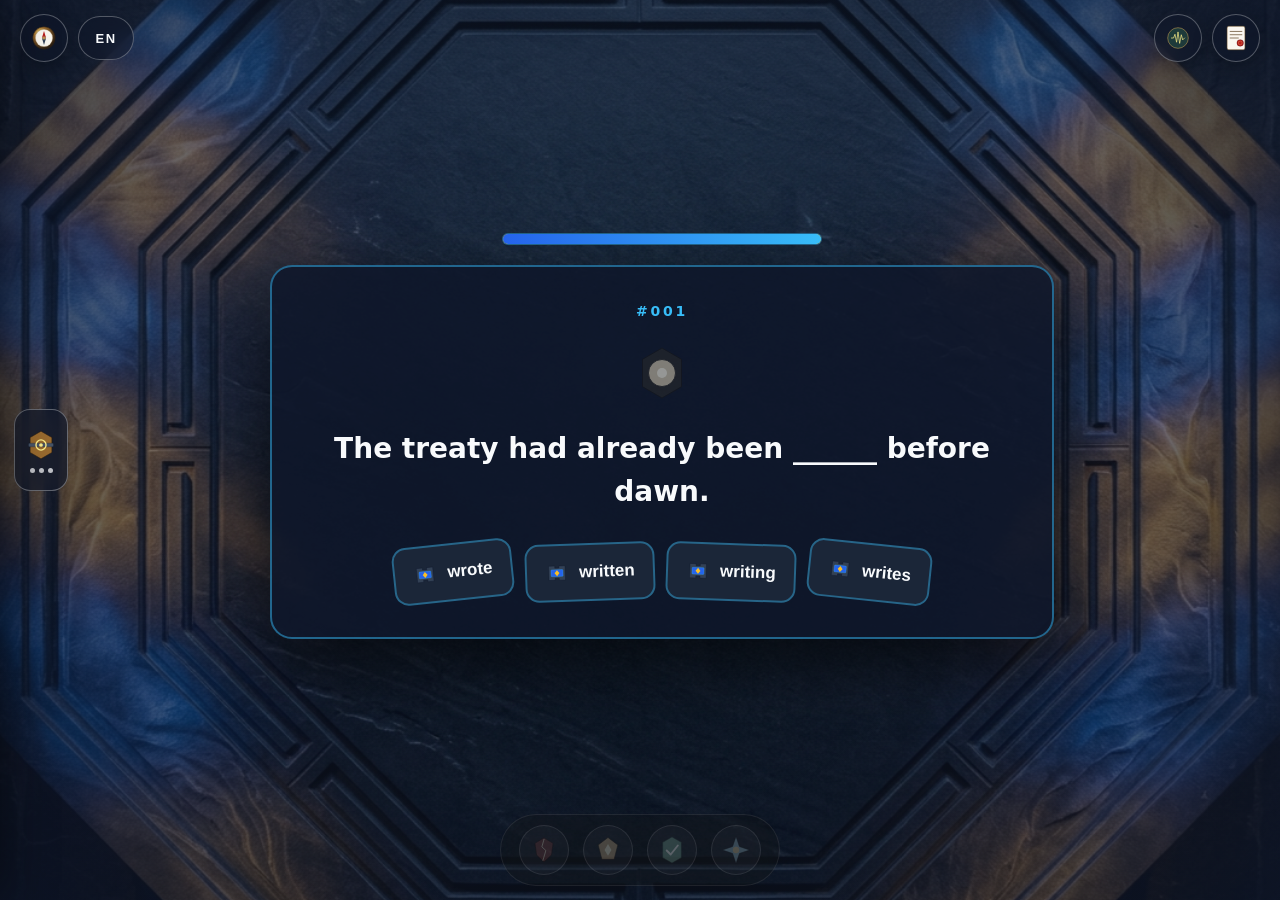
<file: prism-scenario.html>
<!DOCTYPE html>
<html lang="en">
<head>
  <meta charset="UTF-8">
  <meta name="viewport" content="width=device-width, initial-scale=1.0, viewport-fit=cover">
  <meta http-equiv="Content-Security-Policy" content="default-src 'self'; style-src 'self' 'unsafe-inline'; script-src 'self'; img-src 'self' data:;">
  <title>Lingua-Flow · Prism Stage</title>
  <link rel="icon" href="favicon.svg" type="image/svg+xml">
  <link rel="stylesheet" href="assets/css/tokens.css">
  <link rel="stylesheet" href="assets/css/immersion.css">
  <style>
    .prism-stage-bg { background-image: url('assets/images/prism-altar-stage.jpg'); }
    .prism-stage-vignette { background: radial-gradient(circle, rgba(30,41,59,0.16) 0%, rgba(15,23,42,0.84) 100%); }
    .prism-hud-arena {
      flex: 1; width: min(860px, 100%); margin: auto;
      padding: 12px 16px 12px 60px; display: flex; flex-direction: column; align-items: center; justify-content: center; gap: 20px;
    }
    /* C21 180ms delayed trail shield bar */
    .shield-bar-track {
      width: min(320px, 80vw); height: 12px; border-radius: 999px;
      background: rgba(15, 23, 42, 0.85); border: 1.5px solid rgba(56, 189, 248, 0.45);
      position: relative; overflow: hidden;
    }
    .shield-bar-trail {
      position: absolute; inset: 0; background: #fbbf24;
      transform-origin: left center; transform: scaleX(var(--shield, 1));
      transition: transform 420ms var(--ease-cinematic) 180ms;
    }
    .shield-bar-fill {
      position: absolute; inset: 0; background: linear-gradient(90deg, #2563eb, #38bdf8);
      transform-origin: left center; transform: scaleX(var(--shield, 1));
      transition: transform 220ms ease;
    }
    .altar-tablet {
      width: 100%; background: rgba(15, 23, 42, 0.86); border: 2px solid rgba(56, 189, 248, 0.48);
      border-radius: 22px; padding: clamp(22px, 3.5vw, 36px); color: #f8fafc;
      box-shadow: 0 24px 64px rgba(0, 0, 0, 0.56);
      display: flex; flex-direction: column; align-items: center; text-align: center; gap: 22px;
    }
    .altar-stem { font-size: clamp(20px, 3vw, 28px); font-weight: 700; line-height: 1.55; max-width: 44ch; }
    .altar-orb-status { width: 64px; height: 64px; filter: grayscale(0.85) opacity(0.6); transition: transform 320ms var(--ease-cinematic), filter 320ms ease; }
    .altar-orb-status.is-lit { filter: grayscale(0) drop-shadow(0 0 24px rgba(251, 191, 36, 0.9)); transform: scale(1.16); }

    /* L-A11 fan hand cards */
    .tenon-fan-row { display: flex; flex-wrap: wrap; justify-content: center; gap: 12px; width: 100%; padding-top: 8px; }
    .tenon-card {
      min-width: 120px; min-height: 58px; padding: 12px 18px; border-radius: 14px;
      border: 2px solid rgba(56, 189, 248, 0.42); background: rgba(30, 41, 59, 0.92);
      color: #f8fafc; font-size: 17px; font-weight: 700; cursor: pointer;
      display: inline-flex; align-items: center; justify-content: center; gap: 10px;
      transform: rotate(var(--fan-angle, 0deg));
      transition: transform 240ms var(--ease-cinematic), border-color 200ms ease, background-color 200ms ease;
    }
    .tenon-card:hover { transform: translateY(-10px) scale(1.06) rotate(0deg); border-color: #fbbf24; z-index: 4; }
    .tenon-card.is-correct { border-color: #fbbf24; background: rgba(251, 191, 36, 0.24); color: #fef08a; transform: rotate(0deg); }
    .tenon-card.is-wrong { opacity: 0.42; border-color: #64748b; }
    .tenon-card img { width: 24px; height: 24px; }
    @media (max-width: 768px) {
      .prism-hud-arena { padding: 8px; }
      .tenon-card { transform: none; }
    }
  </style>
</head>
<body data-theme="prism">
  <div class="lf-reveal-veil" id="lf-reveal-veil" aria-hidden="true"></div>
  <div class="immersion-backdrop-layer prism-stage-bg" aria-hidden="true"></div>
  <div class="immersion-vignette-layer prism-stage-vignette" aria-hidden="true"></div>

  <button type="button" class="gate-trigger-edge" id="gate-trigger-btn" aria-label="Open Curriculum Gate">
    <img src="assets/textures/ui-gate-handle.svg" alt="">
    <div class="gate-trigger-dots"><span></span><span></span><span></span></div>
  </button>

  <div class="gate-scrim" id="gate-scrim"></div>
  <aside class="gate-sidebar" id="gate-sidebar" aria-hidden="true" aria-label="Curriculum Gate">
    <div class="gate-sidebar-header">
      <img src="assets/textures/sigil-prism.svg" alt="" style="width:42px;height:42px;">
      <button type="button" class="sigil-btn" id="gate-close-btn" aria-label="Close Gate"><img src="assets/textures/ui-close-sigil.svg" alt=""></button>
    </div>
    <div class="gate-curriculum-list" id="gate-curriculum-list"></div>
  </aside>

  <div class="immersion-stage">
    <header class="sigil-topbar">
      <div class="sigil-group">
        <a href="prism.html" class="sigil-btn" aria-label="Return to Theme Gate"><img src="assets/textures/ui-portal-return.svg" alt=""></a>
        <button type="button" class="sigil-lang-pill" id="sigil-lang-btn" aria-label="Switch Target Language">EN</button>
      </div>
      <div class="sigil-group">
        <button type="button" class="sigil-btn" id="sigil-sound-btn" aria-label="Toggle Audio"><img src="assets/textures/ui-audio-wave.svg" alt=""></button>
        <button type="button" class="sigil-btn" id="sigil-rule-btn" aria-label="Rules Guide"><img src="assets/textures/ui-rule-sigil.svg" alt=""></button>
      </div>
    </header>

    <main class="prism-hud-arena">
      <div class="shield-bar-track" aria-hidden="true">
        <div class="shield-bar-trail"></div>
        <div class="shield-bar-fill"></div>
      </div>

      <article class="altar-tablet">
        <span class="tabular-num" id="str-code" style="font-size:14px; font-weight:800; letter-spacing:0.2em; color:#38bdf8;">#001</span>
        <img src="assets/textures/prism-orb-glyph.svg" alt="" class="altar-orb-status" id="str-orb">
        <div class="altar-stem" id="str-stem"></div>
        <div class="tenon-fan-row" id="str-options"></div>
      </article>
    </main>

    <div class="fsrs-sigil-dock" id="fsrs-dock" aria-label="FSRS Memory Rating">
      <button type="button" class="fsrs-sigil-btn" data-fsrs="1" aria-label="Again"><img src="assets/textures/ui-fsrs-1-again.svg" alt=""></button>
      <button type="button" class="fsrs-sigil-btn" data-fsrs="2" aria-label="Hard"><img src="assets/textures/ui-fsrs-2-hard.svg" alt=""></button>
      <button type="button" class="fsrs-sigil-btn" data-fsrs="3" aria-label="Good"><img src="assets/textures/ui-fsrs-3-good.svg" alt=""></button>
      <button type="button" class="fsrs-sigil-btn" data-fsrs="4" aria-label="Easy"><img src="assets/textures/ui-fsrs-4-easy.svg" alt=""></button>
    </div>
  </div>

  <div class="rule-overlay" id="rule-overlay" aria-hidden="true" role="dialog" aria-modal="true">
    <div class="rule-card" style="border-color:#2563eb;">
      <div style="display:flex; justify-content:space-between; align-items:center;">
        <h2>棱镜圣殿 · 扇形榫卯试炼规则</h2>
        <button type="button" class="sigil-btn" id="rule-close-btn" aria-label="关闭"><img src="assets/textures/ui-close-sigil.svg" alt=""></button>
      </div>
      <p>本试炼台采用 <strong>L-A11 情境 HUD 与扇形手牌</strong> 及<strong>零母语沉浸</strong>：</p>
      <ul>
        <li>左侧铁栅闸门可切换试炼课程；从下方扇形手牌中选择唯一匹配的词法榫卯嵌入词干。</li>
        <li>命中后上方护盾能量条伴随 180ms 残影归零破盾，点亮琥珀晶球并解锁底部 FSRS-5 记忆符号。</li>
      </ul>
      <div class="rule-legend-row">
        <div class="rule-legend-item"><img src="assets/textures/ui-fsrs-1-again.svg" alt=""><span>重来 (Again)</span></div>
        <div class="rule-legend-item"><img src="assets/textures/ui-fsrs-2-hard.svg" alt=""><span>困难 (Hard)</span></div>
        <div class="rule-legend-item"><img src="assets/textures/ui-fsrs-3-good.svg" alt=""><span>良好 (Good)</span></div>
        <div class="rule-legend-item"><img src="assets/textures/ui-fsrs-4-easy.svg" alt=""><span>轻松 (Easy)</span></div>
      </div>
    </div>
  </div>

  <script src="assets/js/lingua-core.js"></script>
  <script src="assets/js/immersion-shell.js"></script>
  <script src="assets/js/prism-scenario.js"></script>
</body>
</html>
</file>
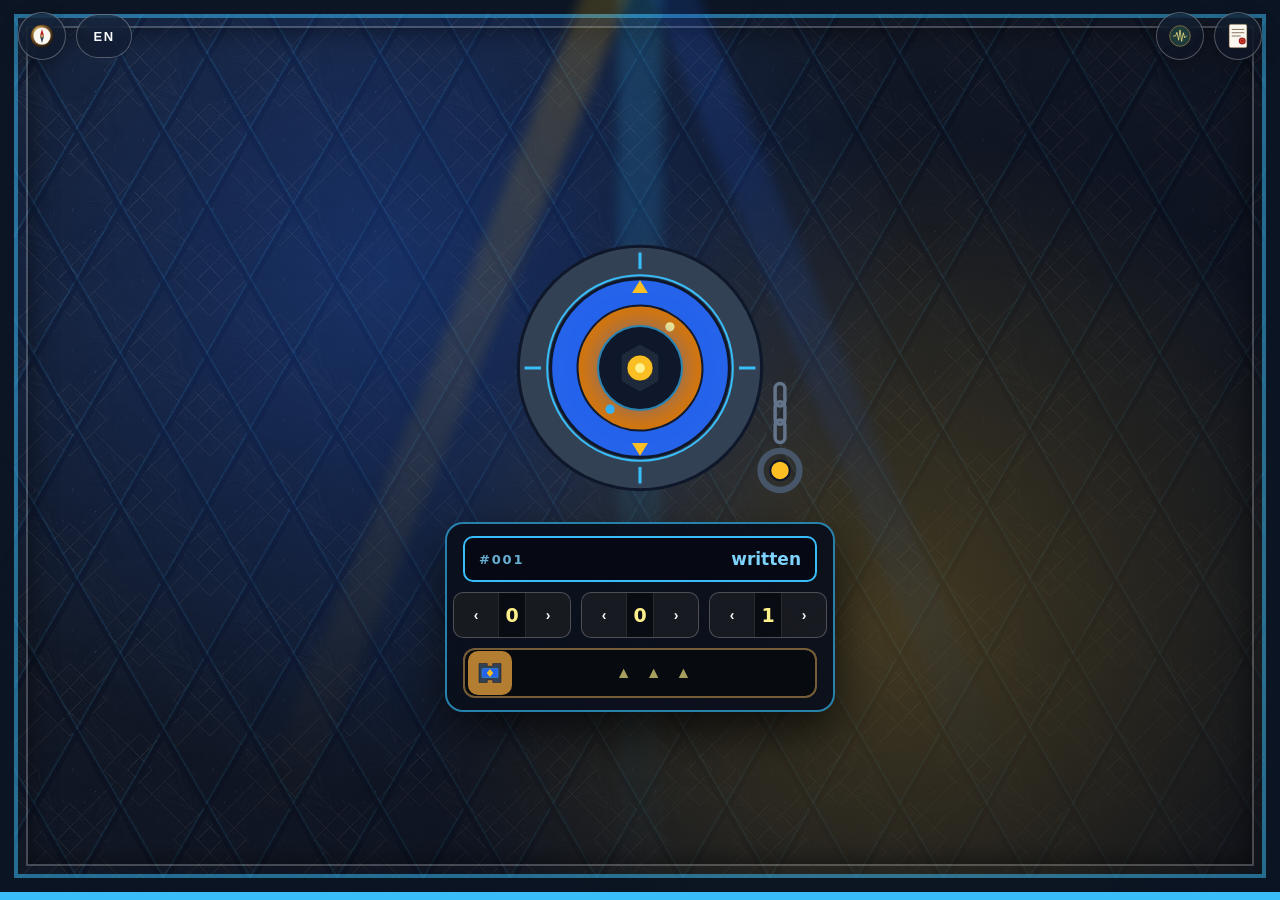
<file: prism.html>
<!DOCTYPE html>
<html lang="en">
<head>
  <meta charset="UTF-8">
  <meta name="viewport" content="width=device-width, initial-scale=1.0, viewport-fit=cover">
  <meta http-equiv="Content-Security-Policy" content="default-src 'self'; style-src 'self' 'unsafe-inline'; script-src 'self'; img-src 'self' data:;">
  <title>Lingua-Flow · Prism Sanctum</title>
  <link rel="icon" href="favicon.svg" type="image/svg+xml">
  <link rel="stylesheet" href="assets/css/tokens.css">
  <link rel="stylesheet" href="assets/css/immersion.css">
  <link rel="stylesheet" href="assets/css/theme-gate.css">
</head>
<body data-theme="prism">
  <div class="lf-reveal-veil" id="lf-reveal-veil" aria-hidden="true"></div>
  <div class="gate-behind-stage" aria-hidden="true"></div>

  <div class="portcullis-slab" aria-hidden="true">
    <div class="gate-leaf-lattice"></div>
    <div class="gate-leaf-brace"></div>
  </div>

  <div class="prism-beams-layer" aria-hidden="true">
    <div class="prism-beam prism-beam-cobalt"></div>
    <div class="prism-beam prism-beam-cyan"></div>
    <div class="prism-beam prism-beam-amber"></div>
  </div>

  <div class="gate-foreground-shell">
    <header class="sigil-topbar">
      <div class="sigil-group">
        <a href="index.html" class="sigil-btn" aria-label="Return to Portal"><img src="assets/textures/ui-portal-return.svg" alt=""></a>
        <button type="button" class="sigil-lang-pill" id="sigil-lang-btn" aria-label="Switch Target Language">EN</button>
      </div>
      <div class="sigil-group">
        <button type="button" class="sigil-btn" id="sigil-sound-btn" aria-label="Toggle Audio"><img src="assets/textures/ui-audio-wave.svg" alt=""></button>
        <button type="button" class="sigil-btn" id="sigil-rule-btn" aria-label="Rules Guide"><img src="assets/textures/ui-rule-sigil.svg" alt=""></button>
      </div>
    </header>

    <main class="gate-mechanism-hub">
      <div class="astrolabe-assembly">
        <img src="assets/textures/parts/part-rune-ring-outer.svg" alt="" class="rune-ring-layer rune-ring-outer" aria-hidden="true">
        <img src="assets/textures/parts/part-rune-ring-mid.svg" alt="" class="rune-ring-layer rune-ring-mid" aria-hidden="true">
        <img src="assets/textures/parts/part-rune-ring-inner.svg" alt="" class="rune-ring-layer rune-ring-inner" aria-hidden="true">
        <button type="button" class="astrolabe-orb-btn" id="astrolabe-orb-btn" aria-label="Charge Orb to Lift Portcullis">
          <img src="assets/textures/prism-orb-glyph.svg" alt="">
        </button>
        <button type="button" class="chain-pull-btn" id="gate-chain-btn" aria-label="Pull Iron Chain to Lift Portcullis">
          <img src="assets/textures/parts/part-chain-pull.svg" alt="">
        </button>
      </div>

      <div class="gate-control-console">
        <div class="gate-topic-screen" aria-live="polite">
          <span class="topic-screen-code tabular-num" id="topic-screen-code">#001</span>
          <span class="topic-screen-title" id="topic-screen-title">---</span>
        </div>
        <div class="drum-counter" role="group" aria-label="Three-Digit Curriculum Dial">
          <div class="drum-col">
            <button type="button" class="drum-step-btn" data-drum-delta="-100" aria-label="Hundreds Down">‹</button>
            <span class="drum-digit-window tabular-num" data-drum-digit="0">0</span>
            <button type="button" class="drum-step-btn" data-drum-delta="100" aria-label="Hundreds Up">›</button>
          </div>
          <div class="drum-col">
            <button type="button" class="drum-step-btn" data-drum-delta="-10" aria-label="Tens Down">‹</button>
            <span class="drum-digit-window tabular-num" data-drum-digit="1">0</span>
            <button type="button" class="drum-step-btn" data-drum-delta="10" aria-label="Tens Up">›</button>
          </div>
          <div class="drum-col">
            <button type="button" class="drum-step-btn" data-drum-delta="-1" aria-label="Ones Down">‹</button>
            <span class="drum-digit-window tabular-num" data-drum-digit="2">1</span>
            <button type="button" class="drum-step-btn" data-drum-delta="1" aria-label="Ones Up">›</button>
          </div>
        </div>
        <button type="button" class="gate-lever-track" id="gate-lever-btn" aria-label="Slide Lever to Lift Portcullis">
          <span class="gate-lever-knob"><img src="assets/textures/prism-tenon-glyph.svg" alt=""></span>
          <span class="gate-lever-chevrons" aria-hidden="true">▲ ▲ ▲</span>
        </button>
      </div>
    </main>
    <footer style="height:8px;"></footer>
  </div>

  <div class="rule-overlay" id="rule-overlay" aria-hidden="true" role="dialog" aria-modal="true">
    <div class="rule-card" style="border-color:#2563eb;">
      <div style="display:flex; justify-content:space-between; align-items:center;">
        <h2>棱镜圣殿 · 星轨铁栅说明</h2>
        <button type="button" class="sigil-btn" id="rule-close-btn" aria-label="关闭"><img src="assets/textures/ui-close-sigil.svg" alt=""></button>
      </div>
      <p>欢迎步入<strong>棱镜圣殿（Prism Sanctum）</strong>。本页面严格实行<strong>零母语沉浸</strong>：</p>
      <ul>
        <li>拨动<strong>三位数字滚轮</strong>，百/十/个位分别驱动三层卢恩石环独立旋转并收敛彩窗三束聚光。</li>
        <li>点击中央<strong>琥珀晶球</strong>或下拉<strong>重型铁链</strong>，三环反转咬合再归位，整面玄武岩铁栅分段顿挫升起，直入扇形榫卯试炼场。</li>
      </ul>
      <div class="rule-legend-row">
        <div class="rule-legend-item"><img src="assets/textures/ui-fsrs-1-again.svg" alt=""><span>重来 (Again)</span></div>
        <div class="rule-legend-item"><img src="assets/textures/ui-fsrs-2-hard.svg" alt=""><span>困难 (Hard)</span></div>
        <div class="rule-legend-item"><img src="assets/textures/ui-fsrs-3-good.svg" alt=""><span>良好 (Good)</span></div>
        <div class="rule-legend-item"><img src="assets/textures/ui-fsrs-4-easy.svg" alt=""><span>轻松 (Easy)</span></div>
      </div>
    </div>
  </div>

  <script src="assets/js/lingua-core.js"></script>
  <script src="assets/js/immersion-shell.js"></script>
  <script src="assets/js/theme-home.js"></script>
</body>
</html>
</file>
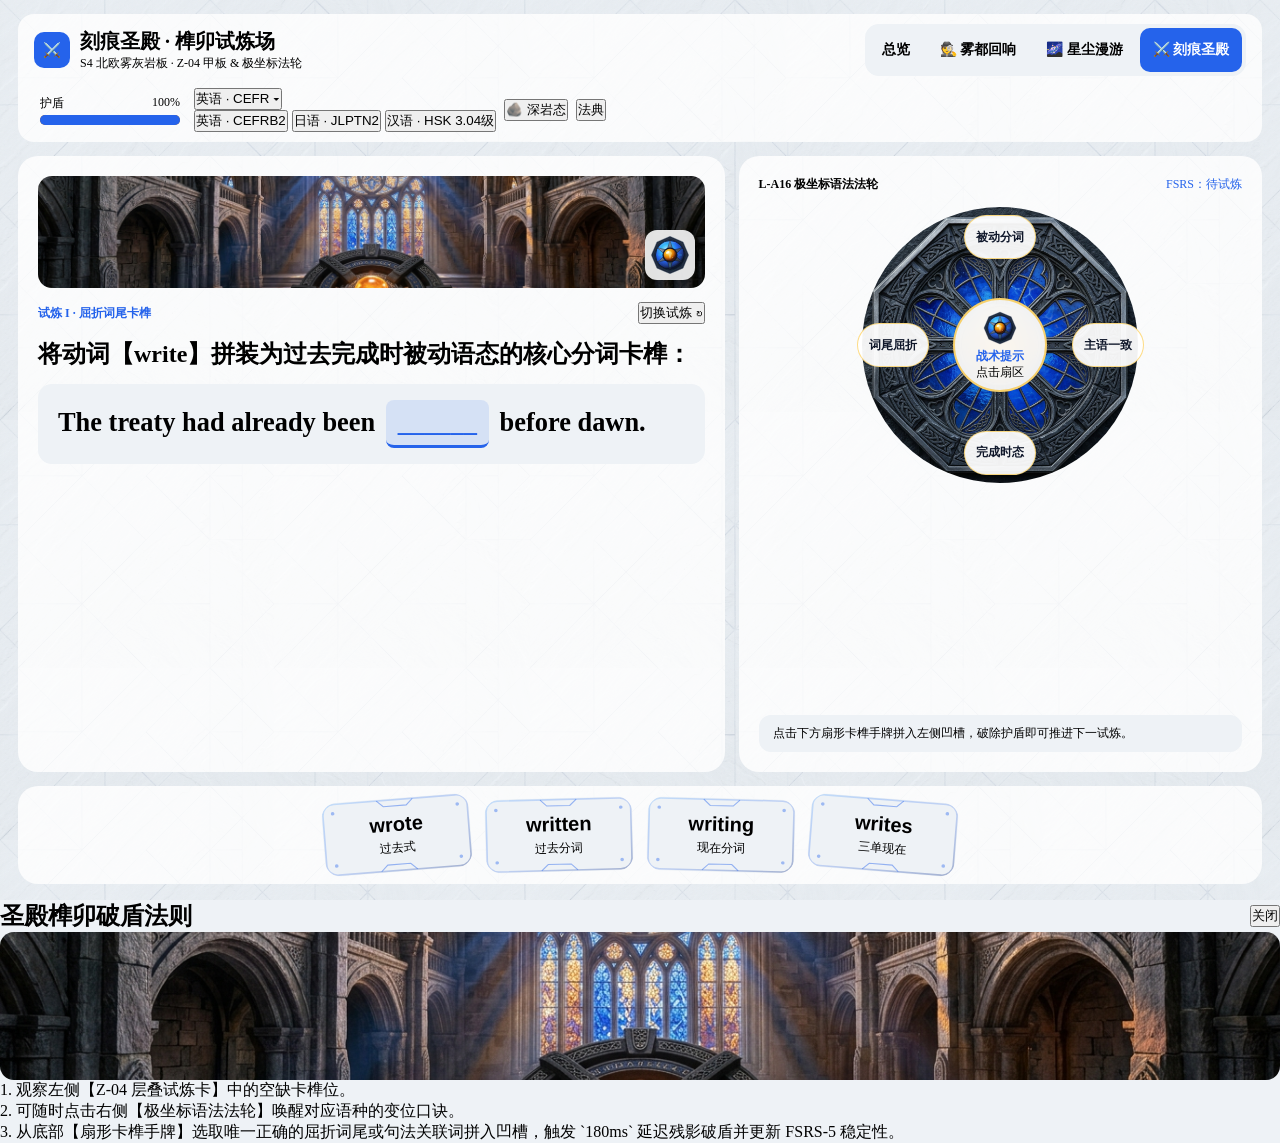
<file: strategic.html>
<!DOCTYPE html>
<html lang="zh-CN">
<head>
  <meta charset="UTF-8">
  <meta name="viewport" content="width=device-width, initial-scale=1.0, viewport-fit=cover">
  <meta http-equiv="Content-Security-Policy" content="default-src 'self'; style-src 'self' 'unsafe-inline'; script-src 'self'; img-src 'self' data:;">
  <title>刻痕圣殿 · 榫卯试炼场 | Lingua-Flow</title>
  <link rel="icon" href="favicon.svg" type="image/svg+xml">
  <link rel="stylesheet" href="assets/css/tokens.css">
  <link rel="stylesheet" href="assets/css/unified.v6.css">
</head>
<body data-theme="strategic" data-slate="light">
  <div class="optic-shell">
    <header class="optic-topbar">
      <div class="optic-brand">
        <div class="optic-logo" aria-hidden="true">⚔️</div>
        <div>
          <h1 style="font-size: var(--optic-font-h3);">刻痕圣殿 · 榫卯试炼场</h1>
          <div class="optic-brand-sub">S4 北欧雾灰岩板 · Z-04 甲板 &amp; 极坐标法轮</div>
        </div>
      </div>

      <nav class="theme-nav-pills" aria-label="主题切换导航">
        <a href="index.html" class="theme-nav-pill">总览</a>
        <a href="deductive.html" class="theme-nav-pill">🕵️ 雾都回响</a>
        <a href="immersive.html" class="theme-nav-pill">🌌 星尘漫游</a>
        <a href="strategic.html" class="theme-nav-pill active">⚔️ 刻痕圣殿</a>
      </nav>

      <div class="optic-topbar-actions">
        <div style="display: flex; flex-direction: column; gap: 3px; padding: 0 6px;">
          <div style="display: flex; justify-content: space-between; font-size: 12px; color: var(--text-tertiary);">
            <span>护盾</span>
            <span class="tabular-num" id="shield-pct">100%</span>
          </div>
          <div class="shield-track" aria-label="符文护盾能量">
            <div class="shield-ghost"></div>
            <div class="shield-main"></div>
          </div>
        </div>

        <div class="optic-dropdown-wrap" data-dropdown>
          <button type="button" class="optic-btn" data-dropdown-trigger aria-expanded="false">
            <span id="str-lang-label">英语 · CEFR</span>
            <span aria-hidden="true">▾</span>
          </button>
          <div class="optic-dropdown-menu" role="listbox" aria-label="切换语种">
            <button type="button" class="optic-dropdown-item" data-str-lang="en"><span>英语 · CEFR</span><span>B2</span></button>
            <button type="button" class="optic-dropdown-item" data-str-lang="ja"><span>日语 · JLPT</span><span>N2</span></button>
            <button type="button" class="optic-dropdown-item" data-str-lang="zh"><span>汉语 · HSK 3.0</span><span>4级</span></button>
          </div>
        </div>

        <button type="button" class="optic-btn" id="toggle-slate-btn">🪨 深岩态</button>
        <button type="button" class="optic-btn" data-drawer-open="str-codex-drawer">法典</button>
      </div>
    </header>

    <div class="str-workspace">
      <main class="str-arena">
        <section class="deck-stage" id="deck-stage" aria-label="试炼题卡甲板"></section>

        <aside class="optic-panel" aria-label="极坐标语法战术轮盘">
          <div style="display: flex; justify-content: space-between; align-items: center;">
            <span style="font-size: var(--optic-font-xs); font-weight: 700; color: var(--text-tertiary);">L-A16 极坐标语法法轮</span>
            <span class="tabular-num" style="font-size: var(--optic-font-xs); color: var(--accent);" id="str-fsrs-badge">FSRS：待试炼</span>
          </div>

          <div class="radial-hub" id="radial-hub">
            <div class="radial-center">
              <img src="assets/textures/rose-rune-crest.svg" alt="六翼玫瑰花窗晶球" width="36" height="36" style="width: 36px; height: 36px; display: block; margin-bottom: 2px;">
              <div style="font-size: var(--optic-font-xs); color: var(--accent); font-weight: 700;" id="wheel-center-title">战术提示</div>
              <div style="font-size: 12px; color: var(--text-secondary); line-height: 1.25;" id="wheel-center-desc">点击扇区</div>
            </div>
          </div>

          <div class="fsrs-telemetry-bar" id="str-hint-box" style="justify-content: flex-start;">
            点击下方扇形卡榫手牌拼入左侧凹槽，破除护盾即可推进下一试炼。
          </div>
        </aside>
      </main>

      <section class="hand-tray" id="hand-tray" aria-label="动词变位与句法卡榫手牌"></section>
    </div>
  </div>

  <div class="optic-scrim" id="optic-scrim"></div>
  <aside class="optic-drawer" id="str-codex-drawer" aria-hidden="true" aria-label="刻痕圣殿法典">
    <div style="display: flex; align-items: center; justify-content: space-between;">
      <h2>圣殿榫卯破盾法则</h2>
      <button type="button" class="optic-btn" data-drawer-close>关闭</button>
    </div>
    <div class="theme-hero-window" style="height: 148px;">
      <img src="assets/images/strategic-keyart.jpg" alt="刻痕圣殿玫瑰花窗与符文星盘" class="hero-art">
    </div>
    <p class="optic-body-text">
      1. 观察左侧【Z-04 层叠试炼卡】中的空缺卡榫位。<br>
      2. 可随时点击右侧【极坐标语法法轮】唤醒对应语种的变位口诀。<br>
      3. 从底部【扇形卡榫手牌】选取唯一正确的屈折词尾或句法关联词拼入凹槽，触发 `180ms` 延迟残影破盾并更新 FSRS-5 稳定性。
    </p>
  </aside>

  <script src="assets/js/lingua-core.v2.js"></script>
  <script src="assets/js/strategic.v4.js"></script>
</body>
</html>
</file>
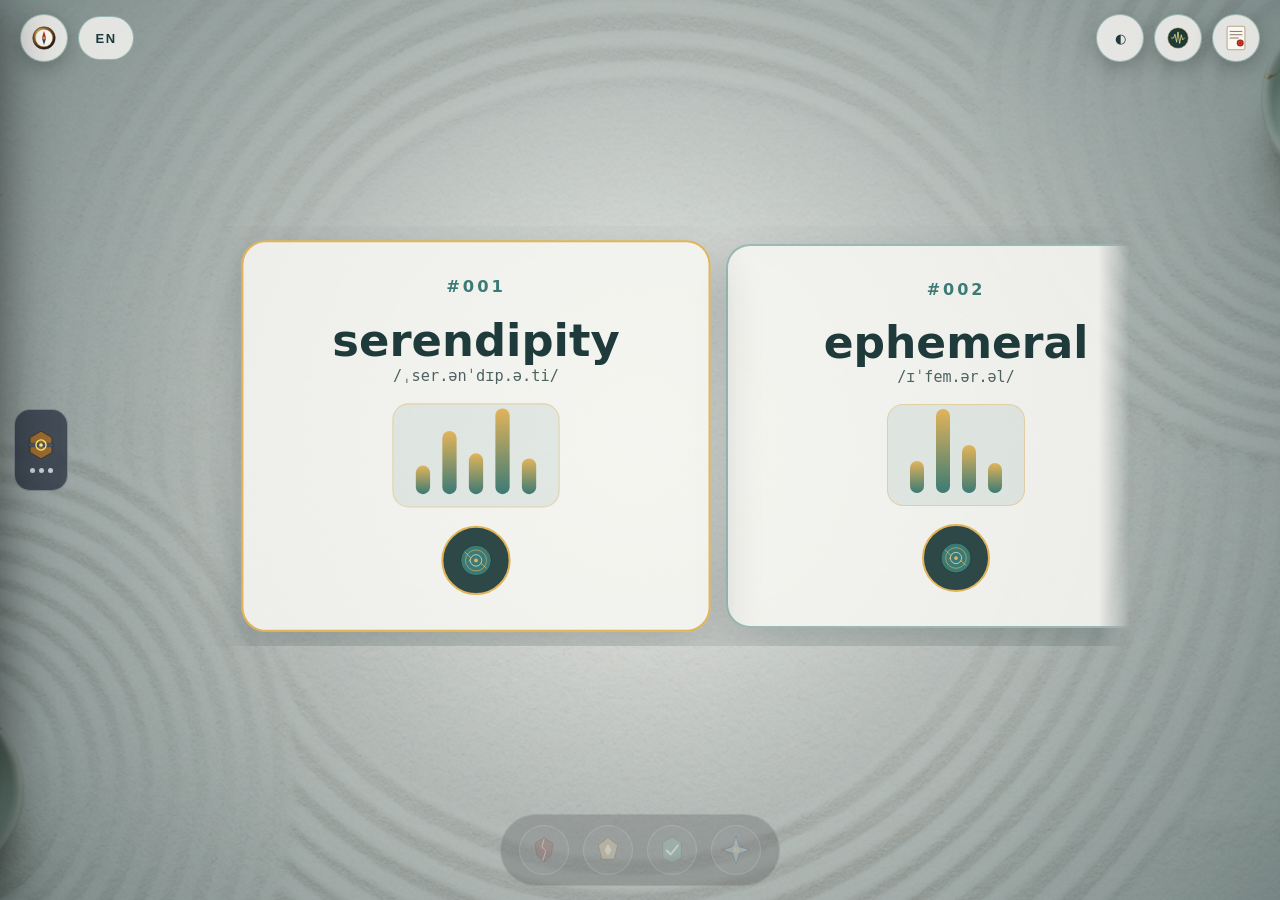
<file: tidal-scenario.html>
<!DOCTYPE html>
<html lang="en">
<head>
  <meta charset="UTF-8">
  <meta name="viewport" content="width=device-width, initial-scale=1.0, viewport-fit=cover">
  <meta http-equiv="Content-Security-Policy" content="default-src 'self'; style-src 'self' 'unsafe-inline'; script-src 'self'; img-src 'self' data:;">
  <title>Lingua-Flow · Tidal Stage</title>
  <link rel="icon" href="favicon.svg" type="image/svg+xml">
  <link rel="stylesheet" href="assets/css/tokens.css">
  <link rel="stylesheet" href="assets/css/immersion.css">
  <style>
    .tidal-stage-bg { background-image: url('assets/images/tidal-sanctum-stage.jpg'); }
    .tidal-stage-vignette { background: radial-gradient(circle, rgba(246,245,241,0.12) 0%, rgba(30,58,58,0.55) 100%); transition: background 420ms ease; }
    body.darkroom-mode .tidal-stage-bg { filter: brightness(0.38) contrast(1.15); }
    body.darkroom-mode .tidal-stage-vignette { background: radial-gradient(circle, rgba(10,12,16,0.25) 0%, rgba(10,12,16,0.88) 100%); }

    /* L-A4 X-axis horizontal acoustic track */
    .tidal-track-wrap {
      width: min(980px, 100%);
      margin: auto;
      padding: 12px 0 12px 54px;
      display: flex;
      flex-direction: column;
      align-items: center;
      gap: 18px;
    }
    .tidal-film-track {
      width: 100%;
      display: flex;
      gap: 20px;
      overflow-x: auto;
      scroll-snap-type: x mandatory;
      padding: 18px 42px;
      mask-image: var(--optic-mask-x-fade);
      -webkit-mask-image: var(--optic-mask-x-fade);
    }
    .tidal-slide-card {
      flex: 0 0 min(460px, 84vw);
      scroll-snap-align: center;
      background: rgba(246, 245, 241, 0.9);
      border: 2px solid rgba(59, 122, 117, 0.48);
      border-radius: 24px;
      padding: clamp(22px, 3.5vw, 34px);
      color: #1e3a3a;
      display: flex;
      flex-direction: column;
      align-items: center;
      text-align: center;
      gap: 18px;
      box-shadow: 0 20px 50px rgba(16, 36, 36, 0.24);
      transition: transform 280ms var(--ease-cinematic), border-color 280ms ease;
    }
    .tidal-slide-card.is-active {
      transform: scale(1.02);
      border-color: #e2b45a;
    }
    body.darkroom-mode .tidal-slide-card {
      background: rgba(16, 24, 30, 0.9);
      color: #f6f5f1;
      border-color: rgba(226, 180, 90, 0.52);
    }
    .sanctum-word { font-size: clamp(28px, 4.5vw, 44px); font-weight: 800; }
    .sanctum-phonetic { font-size: 15px; opacity: 0.78; font-family: ui-monospace, monospace; }
    .kintsugi-wave-bars {
      display: flex; align-items: flex-end; justify-content: center; gap: 12px;
      height: 102px; padding: 12px 22px; border-radius: 16px;
      background: rgba(59, 122, 117, 0.1); border: 1.5px solid rgba(226, 180, 90, 0.45);
    }
    .wave-bar { width: 14px; border-radius: 999px; background: linear-gradient(180deg, #e2b45a 0%, #3b7a75 100%); transition: transform 280ms var(--ease-cinematic); }
    .kintsugi-wave-bars.is-playing .wave-bar { transform: scaleY(1.16); filter: brightness(1.2); }
    .resonance-play-btn {
      width: 68px; height: 68px; border-radius: 50%; border: 2px solid #e2b45a;
      background: rgba(30, 58, 58, 0.92); padding: 12px; cursor: pointer;
      display: inline-flex; align-items: center; justify-content: center;
    }
    .resonance-play-btn img { width: 100%; height: 100%; object-fit: contain; }
    @media (max-width: 768px) {
      .tidal-track-wrap { padding: 8px 0; }
      .tidal-film-track { padding: 12px 20px; }
    }
  </style>
</head>
<body data-theme="tidal">
  <div class="lf-reveal-veil" id="lf-reveal-veil" aria-hidden="true"></div>
  <div class="immersion-backdrop-layer tidal-stage-bg" aria-hidden="true"></div>
  <div class="immersion-vignette-layer tidal-stage-vignette" aria-hidden="true"></div>

  <button type="button" class="gate-trigger-edge" id="gate-trigger-btn" aria-label="Open Curriculum Gate">
    <img src="assets/textures/ui-gate-handle.svg" alt="">
    <div class="gate-trigger-dots"><span></span><span></span><span></span></div>
  </button>

  <div class="gate-scrim" id="gate-scrim"></div>
  <aside class="gate-sidebar" id="gate-sidebar" aria-hidden="true" aria-label="Curriculum Gate">
    <div class="gate-sidebar-header">
      <img src="assets/textures/sigil-tidal.svg" alt="" style="width:42px;height:42px;">
      <button type="button" class="sigil-btn" id="gate-close-btn" aria-label="Close Gate"><img src="assets/textures/ui-close-sigil.svg" alt=""></button>
    </div>
    <div class="gate-curriculum-list" id="gate-curriculum-list"></div>
  </aside>

  <div class="immersion-stage">
    <header class="sigil-topbar">
      <div class="sigil-group">
        <a href="tidal.html" class="sigil-btn" aria-label="Return to Theme Gate"><img src="assets/textures/ui-portal-return.svg" alt=""></a>
        <button type="button" class="sigil-lang-pill" id="sigil-lang-btn" aria-label="Switch Target Language">EN</button>
      </div>
      <div class="sigil-group">
        <button type="button" class="sigil-btn" id="sigil-darkroom-btn" aria-label="Toggle Darkroom">◐</button>
        <button type="button" class="sigil-btn" id="sigil-sound-btn" aria-label="Toggle Audio"><img src="assets/textures/ui-audio-wave.svg" alt=""></button>
        <button type="button" class="sigil-btn" id="sigil-rule-btn" aria-label="Rules Guide"><img src="assets/textures/ui-rule-sigil.svg" alt=""></button>
      </div>
    </header>

    <main class="tidal-track-wrap">
      <div class="tidal-film-track" id="tidal-film-track"></div>
    </main>

    <div class="fsrs-sigil-dock" id="fsrs-dock" aria-label="FSRS Memory Rating">
      <button type="button" class="fsrs-sigil-btn" data-fsrs="1" aria-label="Again"><img src="assets/textures/ui-fsrs-1-again.svg" alt=""></button>
      <button type="button" class="fsrs-sigil-btn" data-fsrs="2" aria-label="Hard"><img src="assets/textures/ui-fsrs-2-hard.svg" alt=""></button>
      <button type="button" class="fsrs-sigil-btn" data-fsrs="3" aria-label="Good"><img src="assets/textures/ui-fsrs-3-good.svg" alt=""></button>
      <button type="button" class="fsrs-sigil-btn" data-fsrs="4" aria-label="Easy"><img src="assets/textures/ui-fsrs-4-easy.svg" alt=""></button>
    </div>
  </div>

  <div class="rule-overlay" id="rule-overlay" aria-hidden="true" role="dialog" aria-modal="true">
    <div class="rule-card" style="border-color:#3b7a75;">
      <div style="display:flex; justify-content:space-between; align-items:center;">
        <h2>潮汐星图 · X 轴声景画廊规则</h2>
        <button type="button" class="sigil-btn" id="rule-close-btn" aria-label="关闭"><img src="assets/textures/ui-close-sigil.svg" alt=""></button>
      </div>
      <p>本声景舞台采用 <strong>L-A4 X 轴横向滑轨</strong> 与<strong>零母语沉浸</strong>：</p>
      <ul>
        <li>可左右滑动白砂声景卡片，或推开左侧障子门切换课程；点击卡片中央声波按钮播放高低音调旋律。</li>
        <li>完成声景共振后，底部 4 枚 FSRS-5 符号解锁，点击记录本次记忆稳定性。</li>
      </ul>
      <div class="rule-legend-row">
        <div class="rule-legend-item"><img src="assets/textures/ui-fsrs-1-again.svg" alt=""><span>重来 (Again)</span></div>
        <div class="rule-legend-item"><img src="assets/textures/ui-fsrs-2-hard.svg" alt=""><span>困难 (Hard)</span></div>
        <div class="rule-legend-item"><img src="assets/textures/ui-fsrs-3-good.svg" alt=""><span>良好 (Good)</span></div>
        <div class="rule-legend-item"><img src="assets/textures/ui-fsrs-4-easy.svg" alt=""><span>轻松 (Easy)</span></div>
      </div>
    </div>
  </div>

  <script src="assets/js/lingua-core.js"></script>
  <script src="assets/js/immersion-shell.js"></script>
  <script src="assets/js/tidal-scenario.js"></script>
</body>
</html>
</file>
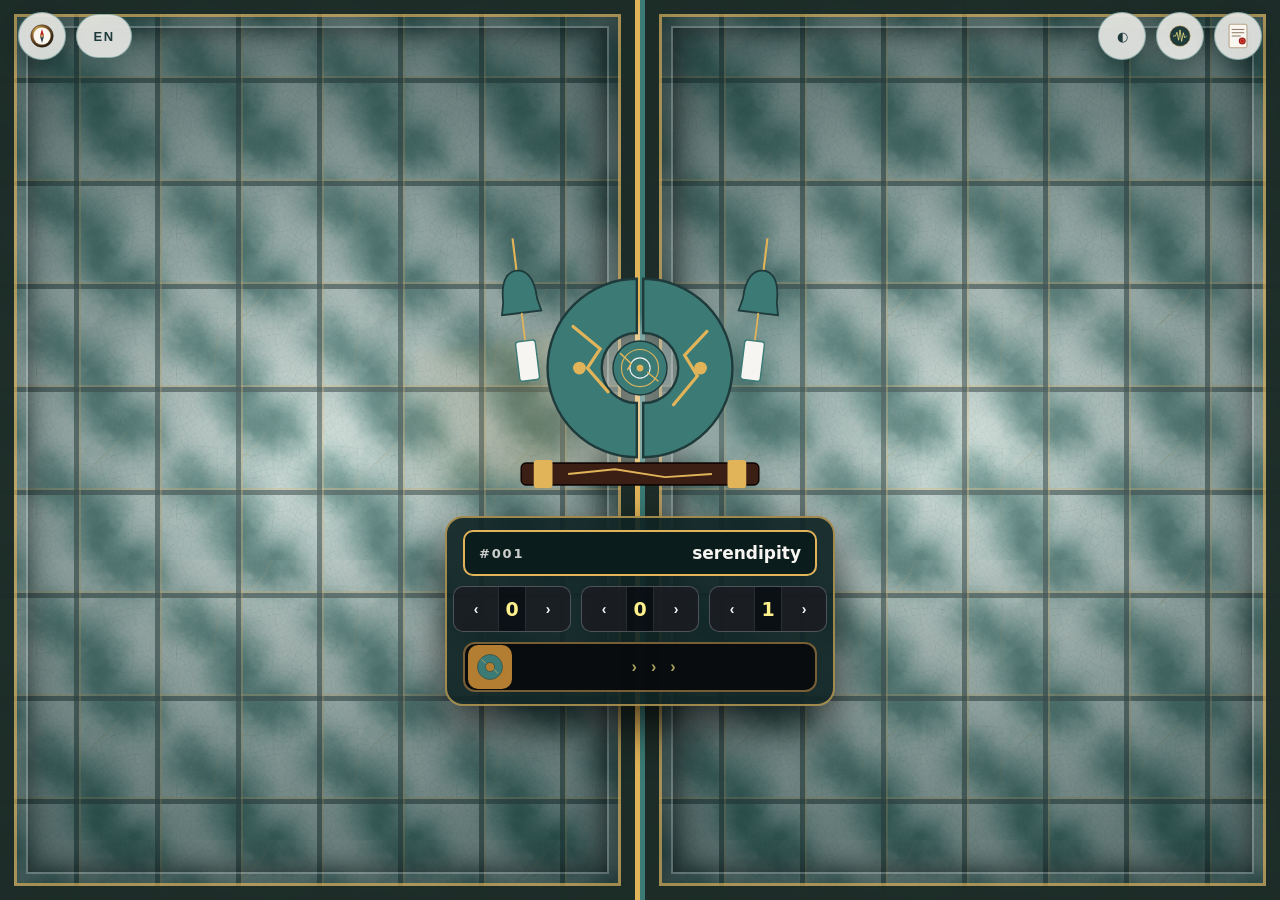
<file: tidal.html>
<!DOCTYPE html>
<html lang="en">
<head>
  <meta charset="UTF-8">
  <meta name="viewport" content="width=device-width, initial-scale=1.0, viewport-fit=cover">
  <meta http-equiv="Content-Security-Policy" content="default-src 'self'; style-src 'self' 'unsafe-inline'; script-src 'self'; img-src 'self' data:;">
  <title>Lingua-Flow · Tidal Astrolabe</title>
  <link rel="icon" href="favicon.svg" type="image/svg+xml">
  <link rel="stylesheet" href="assets/css/tokens.css">
  <link rel="stylesheet" href="assets/css/immersion.css">
  <link rel="stylesheet" href="assets/css/theme-gate.css">
</head>
<body data-theme="tidal">
  <div class="lf-reveal-veil" id="lf-reveal-veil" aria-hidden="true"></div>
  <div class="gate-behind-stage" aria-hidden="true"></div>

  <div class="gate-leaves-wrap" aria-hidden="true">
    <div class="gate-leaf gate-leaf-primary"><div class="gate-leaf-lattice"></div><div class="gate-leaf-brace"></div></div>
    <div class="gate-leaf gate-leaf-secondary"><div class="gate-leaf-lattice"></div><div class="gate-leaf-brace"></div></div>
  </div>

  <div class="optical-moon-beam" aria-hidden="true"></div>

  <div class="gate-foreground-shell">
    <header class="sigil-topbar">
      <div class="sigil-group">
        <a href="index.html" class="sigil-btn" aria-label="Return to Portal"><img src="assets/textures/ui-portal-return.svg" alt=""></a>
        <button type="button" class="sigil-lang-pill" id="sigil-lang-btn" aria-label="Switch Target Language">EN</button>
      </div>
      <div class="sigil-group">
        <button type="button" class="sigil-btn" id="sigil-darkroom-btn" aria-label="Toggle Darkroom" title="◐">◐</button>
        <button type="button" class="sigil-btn" id="sigil-sound-btn" aria-label="Toggle Audio"><img src="assets/textures/ui-audio-wave.svg" alt=""></button>
        <button type="button" class="sigil-btn" id="sigil-rule-btn" aria-label="Rules Guide"><img src="assets/textures/ui-rule-sigil.svg" alt=""></button>
      </div>
    </header>

    <main class="gate-mechanism-hub">
      <div class="jade-bi-assembly">
        <img src="assets/textures/parts/part-chime-pendant.svg" alt="" class="chime-pendant chime-left" aria-hidden="true">
        <button type="button" class="jade-bi-portal-btn" id="jade-bi-portal-btn" aria-label="Open Shoji Screen">
          <img src="assets/textures/parts/part-jade-bi-left.svg" alt="" class="jade-bi-half jade-bi-half-l">
          <img src="assets/textures/parts/part-jade-bi-right.svg" alt="" class="jade-bi-half jade-bi-half-r">
          <img src="assets/textures/sigil-tidal.svg" alt="" class="jade-bi-core-sigil">
        </button>
        <img src="assets/textures/parts/part-chime-pendant.svg" alt="" class="chime-pendant chime-right" aria-hidden="true">
        <div class="sandalwood-bolt-rail" aria-hidden="true"><img src="assets/textures/parts/part-sandalwood-bolt.svg" alt="" class="sandalwood-bolt-img"></div>
      </div>

      <div class="gate-control-console">
        <div class="gate-topic-screen" aria-live="polite">
          <span class="topic-screen-code tabular-num" id="topic-screen-code">#001</span>
          <span class="topic-screen-title" id="topic-screen-title">---</span>
        </div>
        <div class="drum-counter" role="group" aria-label="Three-Digit Curriculum Dial">
          <div class="drum-col">
            <button type="button" class="drum-step-btn" data-drum-delta="-100" aria-label="Hundreds Down">‹</button>
            <span class="drum-digit-window tabular-num" data-drum-digit="0">0</span>
            <button type="button" class="drum-step-btn" data-drum-delta="100" aria-label="Hundreds Up">›</button>
          </div>
          <div class="drum-col">
            <button type="button" class="drum-step-btn" data-drum-delta="-10" aria-label="Tens Down">‹</button>
            <span class="drum-digit-window tabular-num" data-drum-digit="1">0</span>
            <button type="button" class="drum-step-btn" data-drum-delta="10" aria-label="Tens Up">›</button>
          </div>
          <div class="drum-col">
            <button type="button" class="drum-step-btn" data-drum-delta="-1" aria-label="Ones Down">‹</button>
            <span class="drum-digit-window tabular-num" data-drum-digit="2">1</span>
            <button type="button" class="drum-step-btn" data-drum-delta="1" aria-label="Ones Up">›</button>
          </div>
        </div>
        <button type="button" class="gate-lever-track" id="gate-lever-btn" aria-label="Slide Lever to Open Shoji Gate">
          <span class="gate-lever-knob"><img src="assets/textures/tidal-jade-token.svg" alt=""></span>
          <span class="gate-lever-chevrons" aria-hidden="true">› › ›</span>
        </button>
      </div>
    </main>
    <footer style="height:8px;"></footer>
  </div>

  <div class="rule-overlay" id="rule-overlay" aria-hidden="true" role="dialog" aria-modal="true">
    <div class="rule-card" style="border-color:#3b7a75;">
      <div style="display:flex; justify-content:space-between; align-items:center;">
        <h2>潮汐星图 · 玉璧障子门说明</h2>
        <button type="button" class="sigil-btn" id="rule-close-btn" aria-label="关闭"><img src="assets/textures/ui-close-sigil.svg" alt=""></button>
      </div>
      <p>欢迎步入<strong>潮汐星图（Tidal Astrolabe）</strong>。本页面严格实行<strong>零母语沉浸</strong>：</p>
      <ul>
        <li>拨动<strong>三位数字滚轮</strong>可切换星域课程，月光折射束与两侧风铃将同步偏转摇曳；右上角「◐」支持暖素白 / 黑曜暗房双模切换。</li>
        <li>轻触中央<strong>合璧玉璧</strong>或拨动<strong>金缮滑栓</strong>，紫檀木栓敲击抽离，障子屏风滑开进入 X 轴声景画廊舞台。</li>
      </ul>
      <div class="rule-legend-row">
        <div class="rule-legend-item"><img src="assets/textures/ui-fsrs-1-again.svg" alt=""><span>重来 (Again)</span></div>
        <div class="rule-legend-item"><img src="assets/textures/ui-fsrs-2-hard.svg" alt=""><span>困难 (Hard)</span></div>
        <div class="rule-legend-item"><img src="assets/textures/ui-fsrs-3-good.svg" alt=""><span>良好 (Good)</span></div>
        <div class="rule-legend-item"><img src="assets/textures/ui-fsrs-4-easy.svg" alt=""><span>轻松 (Easy)</span></div>
      </div>
    </div>
  </div>

  <script src="assets/js/lingua-core.js"></script>
  <script src="assets/js/immersion-shell.js"></script>
  <script src="assets/js/theme-home.js"></script>
</body>
</html>
</file>
<file: assets/css/tokens.css>
/* ==========================================================================
   Optic-Resonance 五维明暗色域、流体字阶、Y/Z 轴空间与动效令牌 (tokens.css)
   ========================================================================== */
:root {
  /* S1 日光白瓷 (L1 平台总览) */
  --optic-porcelain-bg: #f8fafc;
  --optic-porcelain-surface: #ffffff;
  --optic-porcelain-alt: #f1f5f9;
  --optic-porcelain-text: #0f172a;
  --optic-porcelain-text-sec: rgba(15, 23, 42, 0.78);
  --optic-porcelain-text-ter: rgba(15, 23, 42, 0.58);
  --optic-porcelain-border: rgba(15, 23, 42, 0.1);

  /* S2 美术馆暖素白 / S5 黑曜暗房 (潮汐星图 Tidal) */
  --optic-gallery-bg: #f6f5f1;
  --optic-gallery-text: #15181e;
  --optic-obsidian-bg: #0a0c10;
  --optic-obsidian-text: #f3f4f6;

  /* S3 温润羊皮暖砂 (时计法典 Codex) */
  --optic-parchment-bg: #f3efe6;
  --optic-parchment-surface: #faf7f0;
  --optic-parchment-text: #1c1917;

  /* S4 北欧雾灰岩板 / 深岩 (棱镜圣殿 Prism) */
  --optic-slate-bg: #eef2f6;
  --optic-slate-dark: #1e293b;
  --optic-slate-deep: #0f172a;

  /* 流体模数字阶 (clamp) */
  --optic-font-display: clamp(1.75rem, 2.8vw + 0.8rem, 2.75rem);
  --optic-font-h1: clamp(1.5rem, 2.2vw + 0.7rem, 2.25rem);
  --optic-font-h2: clamp(1.25rem, 1.5vw + 0.6rem, 1.65rem);
  --optic-font-h3: clamp(1.0625rem, 0.9vw + 0.65rem, 1.25rem);
  --optic-font-body: clamp(0.9375rem, 0.35vw + 0.82rem, 1.0625rem);
  --optic-font-sm: 0.875rem;
  --optic-font-xs: 0.75rem;

  /* 排印黄金行高与行宽 */
  --optic-leading-body: 1.68;
  --optic-measure-optimal: 65ch;

  /* Y 轴边缘渐变羽化遮罩 */
  --optic-mask-y-fade: linear-gradient(to bottom, transparent 0px, #000 28px, #000 calc(100% - 28px), transparent 100%);
  --optic-mask-x-fade: linear-gradient(to right, transparent 0px, #000 32px, #000 calc(100% - 32px), transparent 100%);

  /* Z 轴层级与遮罩 */
  --optic-z-dropdown: 100;
  --optic-z-drawer: 200;
  --optic-z-modal: 300;
  --optic-z-scrim: rgba(10, 12, 18, 0.56);

  /* 非对称物理动效曲线 */
  --optic-ease-cinematic: cubic-bezier(0.16, 1, 0.3, 1);
  --optic-ease-exit: cubic-bezier(0.7, 0, 0.84, 0);
  --optic-ease-ratchet: cubic-bezier(0.34, 1.56, 0.64, 1);

  /* 安全区 */
  --safe-top: env(safe-area-inset-top, 0px);
  --safe-right: env(safe-area-inset-right, 0px);
  --safe-bottom: env(safe-area-inset-bottom, 0px);
  --safe-left: env(safe-area-inset-left, 0px);
}

*, *::before, *::after {
  box-sizing: border-box;
  margin: 0;
  padding: 0;
}

h1, h2, h3 { text-wrap: balance; }
p { text-wrap: pretty; line-break: strict; }
.tabular-num { font-variant-numeric: tabular-nums; }
</file>
<file: assets/css/portal.css>
/* ==========================================================================
   L1 平台总览样式 (portal.css) — S1 日光白瓷 · L-A1 瑞士 12 列 Bento 矩阵
   ========================================================================== */
body[data-theme="portal"] {
  background-color: var(--optic-porcelain-bg);
  color: var(--optic-porcelain-text);
  font-family: "Inter", "Noto Sans JP", "PingFang SC", system-ui, sans-serif;
  min-height: 100dvh;
  overflow-x: hidden;
}

.portal-shell {
  max-width: 1380px;
  min-height: 100dvh;
  margin: 0 auto;
  padding: calc(16px + var(--safe-top)) calc(22px + var(--safe-right)) calc(22px + var(--safe-bottom)) calc(22px + var(--safe-left));
  display: flex;
  flex-direction: column;
  gap: 18px;
}

.portal-topbar {
  display: flex;
  align-items: center;
  justify-content: space-between;
  gap: 14px;
  padding: 12px 18px;
  border-radius: 18px;
  background: var(--optic-porcelain-surface);
  border: 1px solid var(--optic-porcelain-border);
  box-shadow: 0 4px 20px rgba(15, 23, 42, 0.04);
}

.portal-brand {
  display: flex;
  align-items: center;
  gap: 12px;
}

.portal-logo {
  width: 44px;
  height: 44px;
  border-radius: 12px;
  background: #0f172a;
  color: #f8fafc;
  display: grid;
  place-items: center;
  font-weight: 800;
  letter-spacing: 0.06em;
  flex-shrink: 0;
}

.portal-brand-title {
  font-size: var(--optic-font-h3);
  font-weight: 700;
}

.portal-brand-sub {
  font-size: var(--optic-font-xs);
  color: var(--optic-porcelain-text-ter);
}

.portal-actions {
  display: flex;
  align-items: center;
  gap: 10px;
}

.optic-btn {
  min-height: 44px;
  min-width: 44px;
  padding: 0 16px;
  border-radius: 12px;
  border: 1px solid var(--optic-porcelain-border);
  background: var(--optic-porcelain-surface);
  color: var(--optic-porcelain-text);
  font-size: var(--optic-font-sm);
  font-weight: 600;
  cursor: pointer;
  display: inline-flex;
  align-items: center;
  justify-content: center;
  gap: 8px;
  text-decoration: none;
  white-space: nowrap;
  transition: transform 180ms var(--optic-ease-cinematic), box-shadow 180ms ease, background-color 180ms ease;
}

.optic-btn:hover {
  transform: translateY(-2px);
  box-shadow: 0 6px 16px rgba(15, 23, 42, 0.08);
}

.optic-btn-primary {
  background: #0f172a;
  color: #ffffff;
  border-color: #0f172a;
}

/* L-A1 瑞士 12 列 Bento 矩阵 */
.bento-grid {
  flex: 1;
  display: grid;
  grid-template-columns: repeat(12, minmax(0, 1fr));
  grid-template-rows: repeat(2, minmax(0, 1fr));
  gap: 16px;
}

.bento-card {
  background: var(--optic-porcelain-surface);
  border: 1px solid var(--optic-porcelain-border);
  border-radius: 22px;
  padding: 24px;
  display: flex;
  flex-direction: column;
  justify-content: space-between;
  gap: 16px;
  box-shadow: 0 8px 28px rgba(15, 23, 42, 0.04);
  position: relative;
  overflow: hidden;
}

.bento-hero {
  grid-column: span 7;
  grid-row: span 2;
  background: linear-gradient(145deg, #ffffff 0%, #f1f5f9 100%);
}

.bento-codex {
  grid-column: span 5;
  grid-row: span 1;
  background: linear-gradient(135deg, rgba(250, 247, 240, 0.96) 0%, rgba(243, 239, 230, 0.92) 100%);
  border-color: rgba(154, 107, 47, 0.25);
}

.bento-tidal {
  grid-column: span 2;
  grid-row: span 1;
  background: linear-gradient(135deg, rgba(246, 245, 241, 0.96) 0%, rgba(220, 235, 232, 0.85) 100%);
  border-color: rgba(59, 122, 117, 0.25);
}

.bento-prism {
  grid-column: span 3;
  grid-row: span 1;
  background: linear-gradient(135deg, #eef2f6 0%, #e2e8f0 100%);
  border-color: rgba(37, 99, 235, 0.22);
}

.theme-kicker {
  display: inline-flex;
  align-items: center;
  gap: 8px;
  font-size: var(--optic-font-xs);
  font-weight: 700;
  letter-spacing: 0.06em;
  color: var(--optic-porcelain-text-ter);
}

.theme-dot {
  width: 8px;
  height: 8px;
  border-radius: 50%;
}

.portal-h1 {
  font-size: var(--optic-font-display);
  line-height: 1.18;
  font-weight: 800;
  margin-top: 8px;
}

.portal-body {
  font-size: var(--optic-font-body);
  line-height: var(--optic-leading-body);
  color: var(--optic-porcelain-text-sec);
  max-width: var(--optic-measure-optimal);
}

.lang-switch-row {
  display: flex;
  flex-wrap: wrap;
  gap: 10px;
}

.lang-chip {
  min-height: 44px;
  padding: 0 18px;
  border-radius: 999px;
  border: 1.5px solid var(--optic-porcelain-border);
  background: #ffffff;
  color: var(--optic-porcelain-text);
  font-size: var(--optic-font-sm);
  font-weight: 600;
  cursor: pointer;
  transition: transform 180ms var(--optic-ease-cinematic), background-color 180ms ease, color 180ms ease;
}

.lang-chip.active {
  background: #0f172a;
  color: #ffffff;
  border-color: #0f172a;
}

.metrics-row {
  display: grid;
  grid-template-columns: repeat(3, minmax(0, 1fr));
  gap: 12px;
}

.metric-pill {
  padding: 14px 16px;
  border-radius: 14px;
  background: rgba(255, 255, 255, 0.85);
  border: 1px solid var(--optic-porcelain-border);
}

.metric-label {
  font-size: var(--optic-font-xs);
  color: var(--optic-porcelain-text-ter);
}

.metric-value {
  font-size: var(--optic-font-h2);
  font-weight: 800;
  margin-top: 4px;
}

/* L-A6 主从记忆档案抽屉 */
.optic-scrim {
  position: fixed;
  inset: 0;
  z-index: calc(var(--optic-z-drawer) - 1);
  background: var(--optic-z-scrim);
  backdrop-filter: blur(6px);
  opacity: 0;
  pointer-events: none;
  transition: opacity 240ms ease;
}
.optic-scrim.open { opacity: 1; pointer-events: auto; }

.optic-drawer {
  position: fixed;
  top: 0;
  right: 0;
  bottom: 0;
  width: min(440px, 92vw);
  z-index: var(--optic-z-drawer);
  background: #ffffff;
  padding: calc(22px + var(--safe-top)) 22px calc(22px + var(--safe-bottom));
  display: flex;
  flex-direction: column;
  gap: 16px;
  box-shadow: -16px 0 48px rgba(15, 23, 42, 0.14);
  transform: translate3d(104%, 0, 0);
  transition: transform 360ms var(--optic-ease-cinematic);
}
.optic-drawer.open { transform: translate3d(0, 0, 0); }

.drawer-scroll-list {
  flex: 1;
  overflow-y: auto;
  display: flex;
  flex-direction: column;
  gap: 10px;
  mask-image: var(--optic-mask-y-fade);
  -webkit-mask-image: var(--optic-mask-y-fade);
  padding: 12px 0;
}

@media (max-width: 960px) {
  .bento-grid {
    grid-template-columns: repeat(2, minmax(0, 1fr));
    grid-template-rows: auto;
  }
  .bento-hero, .bento-codex { grid-column: span 2; grid-row: auto; }
  .bento-tidal, .bento-prism { grid-column: span 2; grid-row: auto; }
  .portal-topbar { flex-wrap: wrap; }
}
</file>
<file: assets/css/transition.css>
/* ==========================================================================
   L1 -> L2 跨页沉浸式转场动画 (transition.css)
   ========================================================================== */
.lf-transition-curtain {
  position: fixed;
  inset: 0;
  z-index: 9999;
  pointer-events: none;
  display: flex;
  align-items: center;
  justify-content: center;
  opacity: 0;
  clip-path: circle(0% at var(--tx, 50%) var(--ty, 50%));
  transition: clip-path 500ms cubic-bezier(0.16, 1, 0.3, 1), opacity 240ms ease;
  will-change: clip-path, opacity;
}

.lf-transition-curtain.is-active {
  pointer-events: auto;
  opacity: 1;
  clip-path: circle(155% at var(--tx, 50%) var(--ty, 50%));
}

.lf-transition-curtain[data-target-theme="codex"] {
  background: radial-gradient(circle at center, #faf7f0 0%, #f3efe6 48%, #3b2f2f 100%);
}
.lf-transition-curtain[data-target-theme="tidal"] {
  background: radial-gradient(circle at center, #f6f5f1 0%, #dcebe8 48%, #1e3a3a 100%);
}
.lf-transition-curtain[data-target-theme="prism"] {
  background: radial-gradient(circle at center, #eef2f6 0%, #1e293b 52%, #0f172a 100%);
}

.lf-transition-emblem {
  width: clamp(92px, 16vw, 152px);
  height: clamp(92px, 16vw, 152px);
  opacity: 0;
  transform: scale(0.65) rotate(-12deg);
  transition: transform 460ms cubic-bezier(0.16, 1, 0.3, 1) 70ms, opacity 280ms ease 70ms;
  filter: drop-shadow(0 18px 42px rgba(0, 0, 0, 0.28));
}

.lf-transition-curtain.is-active .lf-transition-emblem {
  opacity: 1;
  transform: scale(1) rotate(0deg);
}

@media (prefers-reduced-motion: reduce) {
  .lf-transition-curtain { clip-path: none; transition: opacity 150ms ease; }
  .lf-transition-emblem { transition: opacity 150ms ease; transform: none; }
}
</file>
<file: assets/css/immersion.css>
/* ==========================================================================
   Lingua-Flow L2/L3 公共沉浸壳样式 (immersion.css)
   ========================================================================== */
*, *::before, *::after { box-sizing: border-box; margin: 0; padding: 0; }

:root {
  --ease-cinematic: cubic-bezier(0.16, 1, 0.3, 1);
  --ease-gate: cubic-bezier(0.32, 0.72, 0, 1);
  --safe-top: env(safe-area-inset-top, 0px);
  --safe-right: env(safe-area-inset-right, 0px);
  --safe-bottom: env(safe-area-inset-bottom, 0px);
  --safe-left: env(safe-area-inset-left, 0px);
}

html, body {
  width: 100%;
  min-height: 100dvh;
  overflow-x: hidden;
  font-family: "Inter", "Noto Sans JP", "PingFang SC", system-ui, sans-serif;
  -webkit-font-smoothing: antialiased;
  user-select: none;
}

.tabular-num { font-variant-numeric: tabular-nums; }

.lf-reveal-veil {
  position: fixed;
  inset: 0;
  z-index: 9998;
  pointer-events: none;
  opacity: 1;
  transition: opacity 480ms var(--ease-cinematic), transform 540ms var(--ease-cinematic);
}
.lf-reveal-veil.is-cleared { opacity: 0; transform: scale(1.04); }
body[data-theme="codex"] .lf-reveal-veil { background: radial-gradient(circle, #f3efe6 0%, #3b2f2f 100%); }
body[data-theme="tidal"] .lf-reveal-veil { background: radial-gradient(circle, #f6f5f1 0%, #1e3a3a 100%); }
body[data-theme="prism"] .lf-reveal-veil { background: radial-gradient(circle, #1e293b 0%, #0f172a 100%); }

.lf-exit-veil {
  position: fixed;
  inset: 0;
  z-index: 9999;
  pointer-events: auto;
  opacity: 0;
  clip-path: circle(0% at var(--tx, 50%) var(--ty, 50%));
  transition: clip-path 420ms var(--ease-cinematic), opacity 220ms ease;
}
.lf-exit-veil.is-active { opacity: 1; clip-path: circle(155% at var(--tx, 50%) var(--ty, 50%)); }
body[data-theme="codex"] .lf-exit-veil { background: radial-gradient(circle, #f3efe6 0%, #3b2f2f 100%); }
body[data-theme="tidal"] .lf-exit-veil { background: radial-gradient(circle, #f6f5f1 0%, #1e3a3a 100%); }
body[data-theme="prism"] .lf-exit-veil { background: radial-gradient(circle, #1e293b 0%, #0f172a 100%); }

/* 悬浮符号顶栏 */
.sigil-topbar {
  display: flex;
  align-items: center;
  justify-content: space-between;
  gap: 12px;
  z-index: 40;
}
.sigil-group { display: flex; align-items: center; gap: 10px; }

.sigil-btn {
  width: 48px;
  height: 48px;
  min-width: 48px;
  min-height: 48px;
  border-radius: 50%;
  border: 1.5px solid rgba(255, 255, 255, 0.28);
  background: rgba(15, 23, 42, 0.42);
  backdrop-filter: blur(10px);
  display: inline-flex;
  align-items: center;
  justify-content: center;
  cursor: pointer;
  padding: 8px;
  text-decoration: none;
  color: #f8fafc;
  transition: transform 200ms var(--ease-cinematic), filter 200ms ease;
  box-shadow: 0 6px 20px rgba(0, 0, 0, 0.24);
}
.sigil-btn:hover { transform: translateY(-2px) scale(1.06); filter: brightness(1.12); }
.sigil-btn img { width: 100%; height: 100%; object-fit: contain; pointer-events: none; }

.sigil-lang-pill {
  height: 44px;
  min-width: 56px;
  padding: 0 14px;
  border-radius: 999px;
  border: 1.5px solid rgba(255, 255, 255, 0.28);
  background: rgba(15, 23, 42, 0.42);
  backdrop-filter: blur(10px);
  color: #f8fafc;
  font-size: 13px;
  font-weight: 700;
  letter-spacing: 0.12em;
  display: inline-flex;
  align-items: center;
  justify-content: center;
  cursor: pointer;
}

body[data-theme="codex"] .sigil-btn,
body[data-theme="codex"] .sigil-lang-pill {
  background: rgba(250, 247, 240, 0.84);
  border-color: rgba(154, 107, 47, 0.5);
  color: #3b2f2f;
}
body[data-theme="tidal"]:not(.darkroom-mode) .sigil-btn,
body[data-theme="tidal"]:not(.darkroom-mode) .sigil-lang-pill {
  background: rgba(246, 245, 241, 0.84);
  border-color: rgba(59, 122, 117, 0.45);
  color: #1e3a3a;
}

/* L3 情景页全屏舞台与侧边栏闸门 */
.immersion-stage {
  position: relative;
  width: 100%;
  min-height: 100dvh;
  display: flex;
  flex-direction: column;
  justify-content: space-between;
  padding: calc(14px + var(--safe-top)) calc(20px + var(--safe-right)) calc(18px + var(--safe-bottom)) calc(20px + var(--safe-left));
  isolation: isolate;
}
.immersion-backdrop-layer {
  position: fixed;
  inset: 0;
  z-index: -2;
  background-size: cover;
  background-position: center;
  transform: scale(1.03) translate3d(var(--px, 0px), var(--py, 0px), 0);
  transition: filter 420ms ease;
}
.immersion-vignette-layer { position: fixed; inset: 0; z-index: -1; pointer-events: none; }

.gate-trigger-edge {
  position: fixed;
  left: calc(14px + var(--safe-left));
  top: 50%;
  transform: translateY(-50%);
  z-index: 60;
  width: 54px;
  height: 82px;
  border-radius: 16px;
  border: 1.5px solid rgba(255, 255, 255, 0.32);
  background: rgba(15, 23, 42, 0.62);
  backdrop-filter: blur(12px);
  display: flex;
  flex-direction: column;
  align-items: center;
  justify-content: center;
  gap: 6px;
  cursor: pointer;
  padding: 8px;
  color: #f8fafc;
}
.gate-trigger-edge img { width: 34px; height: 34px; object-fit: contain; }
.gate-trigger-dots { display: flex; gap: 4px; }
.gate-trigger-dots span { width: 5px; height: 5px; border-radius: 50%; background: currentColor; opacity: 0.75; }

.gate-scrim {
  position: fixed;
  inset: 0;
  z-index: 70;
  background: rgba(10, 12, 18, 0.56);
  backdrop-filter: blur(4px);
  opacity: 0;
  pointer-events: none;
  transition: opacity 280ms ease;
}
.gate-scrim.open { opacity: 1; pointer-events: auto; }

.gate-sidebar {
  position: fixed;
  top: 0;
  left: 0;
  bottom: 0;
  width: min(360px, 88vw);
  z-index: 80;
  transform: translateX(-104%);
  transition: transform 440ms var(--ease-gate);
  display: flex;
  flex-direction: column;
  padding: calc(20px + var(--safe-top)) 20px calc(24px + var(--safe-bottom)) calc(20px + var(--safe-left));
  background-size: 280px 280px;
  box-shadow: 18px 0 48px rgba(0, 0, 0, 0.48);
}
.gate-sidebar.open { transform: translateX(0); }
.gate-sidebar::before {
  content: "";
  position: absolute;
  inset: 0;
  z-index: 0;
  background: linear-gradient(180deg, rgba(15, 23, 42, 0.68) 0%, rgba(10, 12, 18, 0.9) 100%);
  pointer-events: none;
}
body[data-theme="codex"] .gate-sidebar { background-image: url('../images/codex-parchment-tile.jpg'); border-right: 4px solid #9a6b2f; }
body[data-theme="tidal"] .gate-sidebar { background-image: url('../images/tidal-celadon-tile.jpg'); border-right: 4px solid #e2b45a; }
body[data-theme="prism"] .gate-sidebar { background-image: url('../images/prism-slate-tile.jpg'); border-right: 4px solid #38bdf8; }

.gate-sidebar-header, .gate-curriculum-list { position: relative; z-index: 1; }
.gate-sidebar-header { display: flex; align-items: center; justify-content: space-between; margin-bottom: 16px; }
.gate-curriculum-list {
  flex: 1;
  overflow-y: auto;
  display: flex;
  flex-direction: column;
  gap: 10px;
  mask-image: linear-gradient(to bottom, transparent 0px, #000 18px, #000 calc(100% - 18px), transparent 100%);
  -webkit-mask-image: linear-gradient(to bottom, transparent 0px, #000 18px, #000 calc(100% - 18px), transparent 100%);
  padding: 10px 4px;
}

.gate-lesson-slot {
  display: flex;
  align-items: center;
  gap: 12px;
  width: 100%;
  min-height: 60px;
  padding: 10px 14px;
  border-radius: 14px;
  border: 1.5px solid rgba(255, 255, 255, 0.22);
  background: rgba(15, 23, 42, 0.56);
  color: #f8fafc;
  cursor: pointer;
  text-align: left;
}
.gate-lesson-slot.active { border-color: #fbbf24; background: rgba(251, 191, 36, 0.2); }
.gate-lesson-sigil { width: 38px; height: 38px; flex-shrink: 0; object-fit: contain; }
.gate-lesson-meta { flex: 1; min-width: 0; display: flex; flex-direction: column; gap: 2px; }
.gate-lesson-roman { font-size: 12px; font-weight: 700; opacity: 0.72; }
.gate-lesson-target { font-size: 15px; font-weight: 600; white-space: nowrap; overflow: hidden; text-overflow: ellipsis; }

/* FSRS 符号评分栏 */
.fsrs-sigil-dock {
  display: flex;
  align-items: center;
  justify-content: center;
  gap: 14px;
  padding: 10px 18px;
  border-radius: 999px;
  background: rgba(15, 23, 42, 0.52);
  backdrop-filter: blur(12px);
  border: 1.5px solid rgba(255, 255, 255, 0.24);
  margin: 0 auto;
  transition: opacity 280ms ease, transform 280ms var(--ease-cinematic), filter 280ms ease;
}
.fsrs-sigil-dock.is-locked { opacity: 0.34; filter: grayscale(0.75); pointer-events: none; transform: translateY(4px); }

.fsrs-sigil-btn {
  width: 50px;
  height: 50px;
  min-width: 50px;
  min-height: 50px;
  border-radius: 50%;
  border: 1.5px solid rgba(255, 255, 255, 0.28);
  background: rgba(255, 255, 255, 0.08);
  padding: 7px;
  cursor: pointer;
  display: inline-flex;
  align-items: center;
  justify-content: center;
  transition: transform 180ms var(--ease-cinematic);
}
.fsrs-sigil-btn:hover { transform: translateY(-4px) scale(1.1); }
.fsrs-sigil-btn img { width: 100%; height: 100%; object-fit: contain; }

/* 规则介绍浮层（唯一允许母语） */
.rule-overlay {
  position: fixed;
  inset: 0;
  z-index: 120;
  display: flex;
  align-items: center;
  justify-content: center;
  padding: 20px;
  background: rgba(10, 12, 18, 0.72);
  backdrop-filter: blur(8px);
  opacity: 0;
  pointer-events: none;
  transition: opacity 240ms ease;
}
.rule-overlay.open { opacity: 1; pointer-events: auto; }
.rule-card {
  width: min(560px, 100%);
  max-height: 82dvh;
  overflow-y: auto;
  border-radius: 20px;
  padding: 26px;
  background: #faf7f0;
  color: #1c1917;
  border: 2px solid #9a6b2f;
  display: flex;
  flex-direction: column;
  gap: 14px;
}
.rule-card p, .rule-card li { font-size: 14px; line-height: 1.68; color: rgba(28, 25, 23, 0.85); }
.rule-card ul { padding-left: 18px; display: flex; flex-direction: column; gap: 8px; }
.rule-legend-row { display: grid; grid-template-columns: repeat(4, 1fr); gap: 8px; padding-top: 8px; border-top: 1px solid rgba(28, 25, 23, 0.12); }
.rule-legend-item { display: flex; flex-direction: column; align-items: center; gap: 4px; font-size: 12px; text-align: center; }
.rule-legend-item img { width: 32px; height: 32px; }

@media (max-width: 768px) {
  .gate-trigger-edge {
    top: auto;
    bottom: calc(84px + var(--safe-bottom));
    left: calc(12px + var(--safe-left));
    transform: none;
    width: 48px;
    height: 56px;
  }
}
</file>
<file: assets/css/theme-gate.css>
/* ==========================================================================
   Lingua-Flow L2 主题主页：三套差异化物理闸门架构 (theme-gate.css)
   - codex: 黄铜齿轮(Z16/Z10) + 往复活塞 + 液压蒸汽水管 + 左右/上下保险库门
   - tidal: 宋瓷玉璧门环 + 青瓷风铃 + 紫檀木栓 + 月光光学折射 + 组子障子门
   - prism: 三层卢恩星轨石环 + 铁链拉环 + 彩窗三束光学聚光 + 垂直升降铁栅
   ========================================================================== */
html, body { height: 100dvh; max-height: 100dvh; overflow: hidden; }

:root {
  --ease-ratchet: cubic-bezier(0.34, 1.56, 0.64, 1);
}

/* 1. 背后学习情景舞台透视层 */
.gate-behind-stage {
  position: fixed; inset: 0; z-index: 1;
  background-size: cover; background-position: center;
  transform: scale(0.92);
  filter: blur(7px) brightness(0.58);
  transition: transform 860ms var(--ease-cinematic), filter 860ms var(--ease-cinematic);
}
body.is-gate-opening .gate-behind-stage { transform: scale(1); filter: blur(0px) brightness(1); }
body[data-theme="codex"] .gate-behind-stage { background-image: url('../images/codex-desk-stage.jpg'); }
body[data-theme="tidal"] .gate-behind-stage { background-image: url('../images/tidal-sanctum-stage.jpg'); }
body[data-theme="prism"] .gate-behind-stage { background-image: url('../images/prism-altar-stage.jpg'); }

/* 2. 双扇门扇 (codex & tidal) */
.gate-leaves-wrap {
  position: fixed; inset: 0; z-index: 10;
  display: grid; grid-template-columns: 1fr 1fr; grid-template-rows: 1fr;
  pointer-events: none;
}
.gate-leaf {
  position: relative; overflow: hidden;
  background-size: 280px 280px; background-repeat: repeat;
  will-change: transform;
}
body[data-theme="codex"] .gate-leaf { background-image: url('../images/codex-parchment-tile.jpg'); }
body[data-theme="tidal"] .gate-leaf { background-image: url('../images/tidal-celadon-tile.jpg'); }

.gate-leaf-lattice { position: absolute; inset: 0; z-index: 1; pointer-events: none; }

body[data-theme="codex"] .gate-leaf-lattice {
  background:
    radial-gradient(circle at 50% 50%, rgba(180, 126, 50, 0.18) 0%, rgba(24, 16, 10, 0.84) 85%),
    repeating-linear-gradient(90deg, transparent 0 118px, rgba(212, 163, 89, 0.32) 118px 122px, rgba(28, 20, 12, 0.72) 122px 128px),
    repeating-linear-gradient(0deg, transparent 0 138px, rgba(212, 163, 89, 0.28) 138px 142px, rgba(28, 20, 12, 0.68) 142px 148px);
  box-shadow: inset 0 0 0 14px rgba(43, 30, 18, 0.92), inset 0 0 0 18px rgba(212, 163, 89, 0.62);
}

body[data-theme="tidal"] .gate-leaf-lattice {
  background:
    radial-gradient(circle at 50% 50%, rgba(246, 245, 241, 0.32) 0%, rgba(24, 48, 48, 0.68) 90%),
    repeating-linear-gradient(90deg, transparent 0 74px, rgba(20, 42, 42, 0.68) 74px 79px, rgba(226, 180, 90, 0.38) 79px 81px),
    repeating-linear-gradient(0deg, transparent 0 96px, rgba(20, 42, 42, 0.68) 96px 101px, rgba(226, 180, 90, 0.38) 101px 103px);
  box-shadow: inset 0 0 0 14px rgba(18, 36, 36, 0.92), inset 0 0 0 17px rgba(226, 180, 90, 0.65);
}
body[data-theme="tidal"].darkroom-mode .gate-leaf-lattice {
  background:
    radial-gradient(circle at 50% 50%, rgba(30, 58, 58, 0.28) 0%, rgba(6, 10, 14, 0.92) 85%),
    repeating-linear-gradient(90deg, transparent 0 74px, rgba(8, 14, 18, 0.86) 74px 79px, rgba(226, 180, 90, 0.4) 79px 81px),
    repeating-linear-gradient(0deg, transparent 0 96px, rgba(8, 14, 18, 0.86) 96px 101px, rgba(226, 180, 90, 0.4) 101px 103px);
}

.gate-leaf-primary { border-right: 5px solid #9a6b2f; box-shadow: inset -24px 0 48px rgba(0, 0, 0, 0.65); }
.gate-leaf-secondary { border-left: 5px solid #785322; box-shadow: inset 24px 0 48px rgba(0, 0, 0, 0.65); }
body[data-theme="tidal"] .gate-leaf-primary { border-right-color: #e2b45a; }
body[data-theme="tidal"] .gate-leaf-secondary { border-left-color: #3b7a75; }

.gate-leaf-brace {
  position: absolute; inset: 26px;
  border: 2px solid rgba(255, 255, 255, 0.22);
  box-shadow: inset 0 0 28px rgba(0, 0, 0, 0.52);
  pointer-events: none; z-index: 2;
}

.gate-corner {
  position: absolute;
  width: clamp(54px, 7vw, 84px); height: clamp(54px, 7vw, 84px);
  z-index: 3; pointer-events: none;
  filter: drop-shadow(0 6px 14px rgba(0, 0, 0, 0.58));
}
.gate-corner-tl { top: 12px; left: 12px; transform: rotate(0deg); }
.gate-corner-tr { top: 12px; right: 12px; transform: rotate(90deg); }
.gate-corner-bl { bottom: 12px; left: 12px; transform: rotate(-90deg); }
.gate-corner-br { bottom: 12px; right: 12px; transform: rotate(180deg); }

.gate-locking-rod {
  position: absolute; height: 18px; width: 38%; z-index: 2; border-radius: 4px;
  background: linear-gradient(180deg, #fef08a 0%, #b47e32 38%, #5c3d18 82%, #2b1e12 100%);
  border: 1.5px solid #2b1e12;
  box-shadow: 0 6px 14px rgba(0, 0, 0, 0.6);
  transition: transform 380ms cubic-bezier(0.32, 0.72, 0, 1);
}
.gate-leaf-primary .gate-rod-top { top: 22%; right: -4px; }
.gate-leaf-primary .gate-rod-bottom { bottom: 22%; right: -4px; }
.gate-leaf-secondary .gate-rod-top { top: 22%; left: -4px; }
.gate-leaf-secondary .gate-rod-bottom { bottom: 22%; left: -4px; }
body.is-bolt-retracted .gate-leaf-primary .gate-locking-rod { transform: translate3d(-85%, 0, 0); }
body.is-bolt-retracted .gate-leaf-secondary .gate-locking-rod { transform: translate3d(85%, 0, 0); }

/* 门扇分段顿挫滑开 */
body.is-gate-opening .gate-leaf-primary { animation: lf-leaf-step-left 740ms cubic-bezier(0.22, 1, 0.36, 1) forwards; }
body.is-gate-opening .gate-leaf-secondary { animation: lf-leaf-step-right 740ms cubic-bezier(0.22, 1, 0.36, 1) forwards; }
@keyframes lf-leaf-step-left {
  0% { transform: translate3d(0, 0, 0); }
  18% { transform: translate3d(-7%, 0, 0); }
  32% { transform: translate3d(-5.5%, 0, 0); }
  100% { transform: translate3d(-104%, 0, 0); }
}
@keyframes lf-leaf-step-right {
  0% { transform: translate3d(0, 0, 0); }
  18% { transform: translate3d(7%, 0, 0); }
  32% { transform: translate3d(5.5%, 0, 0); }
  100% { transform: translate3d(104%, 0, 0); }
}

/* 3. 前景控制台壳层 */
.gate-foreground-shell {
  position: relative; z-index: 20; width: 100%; height: 100dvh;
  display: flex; flex-direction: column; justify-content: space-between;
  padding: calc(12px + var(--safe-top)) calc(18px + var(--safe-right)) calc(16px + var(--safe-bottom)) calc(18px + var(--safe-left));
  pointer-events: none;
}
.gate-foreground-shell > * { pointer-events: auto; }

.gate-mechanism-hub {
  flex: 1; display: flex; flex-direction: column; align-items: center; justify-content: center; gap: 10px;
  transition: opacity 420ms ease, transform 560ms var(--ease-cinematic);
}
body.is-gate-opening .gate-mechanism-hub { opacity: 0; transform: scale(1.12); pointer-events: none; }
body.is-mech-recoil .gate-mechanism-hub { animation: lf-mech-jolt 240ms steps(4, end); }
@keyframes lf-mech-jolt {
  0% { transform: translate3d(0, 0, 0); }
  25% { transform: translate3d(-4px, 3px, 0); }
  50% { transform: translate3d(4px, -2px, 0); }
  75% { transform: translate3d(-2px, 1px, 0); }
  100% { transform: translate3d(0, 0, 0); }
}

/* 4. 时计法典 (Codex)：精确齿合黄铜齿轮 + 活塞 + 蒸汽水管 */
.gear-assembly { position: relative; width: 360px; height: 296px; flex-shrink: 0; }
.assembly-chassis-plate {
  position: absolute; left: 50%; top: 50%; width: 248px; height: 248px;
  transform: translate(-50%, -50%); border-radius: 50%;
  background: radial-gradient(circle, rgba(15, 23, 42, 0.78) 48%, rgba(8, 10, 14, 0.96) 100%);
  border: 3px solid rgba(212, 163, 89, 0.62);
  box-shadow: 0 22px 54px rgba(0, 0, 0, 0.74), inset 0 0 32px rgba(0, 0, 0, 0.8);
  pointer-events: none; z-index: 1;
}

.gear-master-btn {
  position: absolute; left: 80px; top: 48px; width: 200px; height: 200px;
  border: none; background: transparent; padding: 0; cursor: pointer;
  display: flex; align-items: center; justify-content: center; z-index: 5;
  filter: drop-shadow(0 14px 28px rgba(0, 0, 0, 0.66));
  transform: rotate(var(--gear-angle, 0deg));
  transition: transform 360ms var(--ease-ratchet), filter 220ms ease;
}
.gear-master-rim { position: absolute; inset: 0; width: 100%; height: 100%; object-fit: contain; pointer-events: none; }
.gear-master-core { position: relative; width: 46%; height: 46%; object-fit: contain; pointer-events: none; z-index: 2; }

.gear-satellite {
  position: absolute; width: 125px; height: 125px;
  border: none; background: transparent; padding: 0; cursor: pointer;
  display: flex; align-items: center; justify-content: center; z-index: 4;
  filter: drop-shadow(0 10px 20px rgba(0, 0, 0, 0.62));
  transition: transform 360ms var(--ease-ratchet), filter 220ms ease;
}
.gear-satellite img { width: 100%; height: 100%; object-fit: contain; pointer-events: none; }
.gear-sat-a { left: 236.5px; top: 22.5px; transform: rotate(calc(var(--gear-angle, 0deg) * -1.6 + 18deg)); }
.gear-sat-b { left: -1.5px; top: 148.5px; transform: rotate(calc(var(--gear-angle, 0deg) * -1.6 + 18deg)); }

.piston-unit {
  position: absolute; top: 50%; width: 96px; height: 36px; pointer-events: none; z-index: 3;
  filter: drop-shadow(0 6px 12px rgba(0, 0, 0, 0.55));
  transition: transform 180ms cubic-bezier(0.2, 1.4, 0.4, 1);
}
.piston-unit-left { left: -34px; transform: translate3d(var(--piston-l, 0px), -50%, 0); }
.piston-unit-right { right: -34px; transform: translate3d(var(--piston-r, 0px), -50%, 0) scaleX(-1); }

.gate-gauge-unit {
  position: absolute; left: 16px; top: 8px; width: 78px; height: 78px;
  pointer-events: none; z-index: 7; filter: drop-shadow(0 8px 16px rgba(0, 0, 0, 0.6));
}
.gate-gauge-unit img { position: absolute; inset: 0; width: 100%; height: 100%; object-fit: contain; }
.gate-gauge-needle { transform-origin: 50% 50%; transform: rotate(var(--needle-angle, -105deg)); transition: transform 420ms var(--ease-ratchet); }

.gate-pawl-unit {
  position: absolute; right: 26px; bottom: 48px; width: 96px; pointer-events: none; z-index: 7;
  transform-origin: 18% 56%; transition: transform 220ms var(--ease-ratchet);
}
body.is-pawl-released .gate-pawl-unit { transform: rotate(-28deg); }

.gate-bolt-rail {
  position: absolute; bottom: 4px; left: 50%; width: 260px; height: 44px;
  transform: translate3d(-50%, 0, 0); pointer-events: none; z-index: 7;
}
.gate-bolt-img { width: 100%; height: 100%; object-fit: contain; transition: transform 400ms var(--ease-gate); }
body.is-bolt-retracted .gate-bolt-img { transform: translate3d(-118%, 0, 0); }

.steam-pipe-unit {
  position: fixed; top: 50%; width: clamp(46px, 5vw, 66px); height: clamp(180px, 34vh, 260px);
  transform: translateY(-50%); z-index: 15; pointer-events: none;
  filter: drop-shadow(0 12px 24px rgba(0, 0, 0, 0.55));
  transition: transform 740ms var(--ease-cinematic), opacity 420ms ease;
}
.steam-pipe-left { left: max(10px, 3vw); }
.steam-pipe-right { right: max(10px, 3vw); }
body.is-gate-opening .steam-pipe-left { transform: translate3d(-160%, -50%, 0); opacity: 0; }
body.is-gate-opening .steam-pipe-right { transform: translate3d(160%, -50%, 0); opacity: 0; }
.steam-pipe-img { position: relative; width: 100%; height: 100%; object-fit: contain; z-index: 2; }
.steam-fluid-core {
  position: absolute; left: 34%; right: 34%; bottom: 12%; top: 12%; border-radius: 6px;
  background: linear-gradient(180deg, #fef08a 0%, #f59e0b 45%, #b91c1c 100%);
  opacity: 0.65; transform-origin: bottom center; transform: scaleY(var(--fluid-level, 0.35));
  transition: transform 420ms var(--ease-ratchet); z-index: 1;
}
body.is-steam-pressurized .steam-fluid-core { transform: scaleY(0.96); opacity: 0.95; }

/* 5. 潮汐星图 (Tidal)：玉璧门环 + 风铃 + 紫檀木栓 + 月光折射 */
.jade-bi-assembly { position: relative; width: 340px; height: 276px; flex-shrink: 0; display: flex; align-items: center; justify-content: center; }
.chime-pendant {
  position: absolute; top: 4px; width: 68px; height: 156px; pointer-events: none; z-index: 3;
  transform-origin: 50% 0%; transition: transform 620ms var(--ease-cinematic);
}
.chime-left { left: 8px; transform: rotate(var(--chime-sway, -2deg)); }
.chime-right { right: 8px; transform: rotate(calc(var(--chime-sway, -2deg) * -1)); }
body.is-mech-recoil .chime-left { animation: lf-chime-damp 680ms ease-out; }
@keyframes lf-chime-damp { 0%{transform:rotate(-14deg)} 30%{transform:rotate(12deg)} 60%{transform:rotate(-8deg)} 100%{transform:rotate(4deg)} }

.jade-bi-portal-btn {
  position: relative; width: 204px; height: 204px; border: none; background: transparent; padding: 0; cursor: pointer;
  display: flex; align-items: center; justify-content: center; z-index: 5;
  transform: rotate(var(--jade-rot, 0deg)); transition: transform 420ms var(--ease-ratchet);
}
.jade-bi-half { position: absolute; top: 0; width: 102px; height: 204px; object-fit: contain; pointer-events: none; transition: transform 480ms var(--ease-ratchet); }
.jade-bi-half-l { left: 0; }
.jade-bi-half-r { right: 0; }
.jade-bi-core-sigil { position: relative; width: 72px; height: 72px; object-fit: contain; pointer-events: none; z-index: 2; }
body.is-jade-split .jade-bi-half-l { transform: translate3d(-44px, 0, 0); }
body.is-jade-split .jade-bi-half-r { transform: translate3d(44px, 0, 0); }

.sandalwood-bolt-rail { position: absolute; bottom: 10px; left: 50%; width: 264px; height: 44px; transform: translate3d(-50%, 0, 0); pointer-events: none; z-index: 6; }
.sandalwood-bolt-img { width: 100%; height: 100%; object-fit: contain; transition: transform 420ms var(--ease-gate); }
body.is-bolt-retracted .sandalwood-bolt-img { transform: translate3d(118%, 0, 0); }

.optical-moon-beam {
  position: fixed; left: 50%; top: 44%; width: min(520px, 120vw); height: 140px;
  transform: translate(-50%, -50%) rotate(var(--beam-angle, -12deg));
  background: linear-gradient(90deg, transparent 0%, rgba(226, 180, 90, 0.16) 30%, rgba(246, 245, 241, 0.42) 50%, rgba(59, 122, 117, 0.18) 70%, transparent 100%);
  filter: blur(8px); pointer-events: none; z-index: 14;
  transition: transform 640ms var(--ease-cinematic), opacity 420ms ease;
}
body.is-optical-flash .optical-moon-beam { opacity: 0.95; transform: translate(-50%, -50%) rotate(0deg) scaleY(2.6); }

/* 6. 棱镜圣殿 (Prism)：三层卢恩石环 + 铁链 + 彩窗聚光 + 垂直铁栅 */
.portcullis-slab {
  position: fixed; inset: 0; z-index: 10; overflow: hidden;
  background-image: url('../images/prism-slate-tile.jpg'); background-size: 280px 280px; background-repeat: repeat;
  border-bottom: 8px solid #38bdf8; box-shadow: 0 24px 64px rgba(0, 0, 0, 0.82); pointer-events: none;
}
body[data-theme="prism"] .gate-leaf-lattice {
  background:
    radial-gradient(circle at 30% 30%, rgba(37, 99, 235, 0.32) 0%, transparent 48%),
    radial-gradient(circle at 70% 70%, rgba(251, 191, 36, 0.22) 0%, transparent 45%),
    linear-gradient(135deg, rgba(15, 23, 42, 0.56) 0%, rgba(8, 12, 24, 0.88) 100%),
    repeating-linear-gradient(60deg, transparent 0 68px, rgba(12, 18, 32, 0.78) 68px 73px, rgba(56, 189, 248, 0.28) 73px 75px),
    repeating-linear-gradient(-60deg, transparent 0 68px, rgba(12, 18, 32, 0.78) 68px 73px, rgba(56, 189, 248, 0.28) 73px 75px);
  box-shadow: inset 0 0 0 14px rgba(10, 15, 28, 0.94), inset 0 0 0 18px rgba(56, 189, 248, 0.52);
}
body.is-gate-opening .portcullis-slab { animation: lf-portcullis-step 820ms cubic-bezier(0.22, 1, 0.36, 1) forwards; }
@keyframes lf-portcullis-step {
  0% { transform: translate3d(0, 0, 0); }
  22% { transform: translate3d(0, -16%, 0); }
  36% { transform: translate3d(0, -13%, 0); }
  100% { transform: translate3d(0, -104%, 0); }
}

.astrolabe-assembly { position: relative; width: 340px; height: 288px; flex-shrink: 0; display: flex; align-items: center; justify-content: center; }
.rune-ring-layer { position: absolute; left: 50%; top: 50%; object-fit: contain; pointer-events: none; transition: transform 420ms var(--ease-ratchet); }
.rune-ring-outer { width: 264px; height: 264px; z-index: 2; transform: translate(-50%, -50%) rotate(var(--ring-outer, 0deg)); }
.rune-ring-mid { width: 204px; height: 204px; z-index: 3; transform: translate(-50%, -50%) rotate(var(--ring-mid, 0deg)); }
.rune-ring-inner { width: 148px; height: 148px; z-index: 4; transform: translate(-50%, -50%) rotate(var(--ring-inner, 0deg)); }

.astrolabe-orb-btn {
  position: relative; width: 86px; height: 86px; border-radius: 50%;
  border: 2px solid rgba(56, 189, 248, 0.65); background: #0f172a; padding: 10px;
  cursor: pointer; z-index: 6; display: flex; align-items: center; justify-content: center;
  box-shadow: 0 0 28px rgba(37, 99, 235, 0.55); transition: transform 280ms var(--ease-ratchet), box-shadow 280ms ease;
}
.astrolabe-orb-btn img { width: 100%; height: 100%; object-fit: contain; pointer-events: none; }
body.is-orb-charged .astrolabe-orb-btn { transform: scale(1.16); box-shadow: 0 0 56px rgba(251, 191, 36, 0.95); border-color: #fbbf24; }

.chain-pull-btn {
  position: absolute; right: 2px; bottom: 8px; width: 56px; height: 126px;
  border: none; background: transparent; padding: 0; cursor: pointer; z-index: 7;
  transition: transform 260ms var(--ease-ratchet);
}
.chain-pull-btn.is-pulled { transform: translate3d(0, 22px, 0); }
.chain-pull-btn img { width: 100%; height: 100%; object-fit: contain; pointer-events: none; }

.prism-beams-layer { position: fixed; inset: 0; z-index: 14; pointer-events: none; overflow: hidden; transition: opacity 420ms ease; }
.prism-beam { position: absolute; top: -10%; left: 50%; width: 44px; height: 130vh; transform-origin: 50% 0%; filter: blur(6px); opacity: 0.28; transition: transform 520ms var(--ease-cinematic), opacity 380ms ease; }
.prism-beam-cobalt { background: linear-gradient(180deg, rgba(37, 99, 235, 0.72) 0%, rgba(37, 99, 235, 0) 85%); transform: translateX(-50%) rotate(calc(-26deg + var(--beam-converge, 0deg))); }
.prism-beam-cyan { background: linear-gradient(180deg, rgba(56, 189, 248, 0.75) 0%, rgba(56, 189, 248, 0) 85%); transform: translateX(-50%) rotate(0deg); }
.prism-beam-amber { background: linear-gradient(180deg, rgba(251, 191, 36, 0.72) 0%, rgba(251, 191, 36, 0) 85%); transform: translateX(-50%) rotate(calc(26deg - var(--beam-converge, 0deg))); }
body.is-orb-charged .prism-beam { opacity: 0.85; }
body.is-gate-opening .prism-beams-layer { opacity: 0; }

/* 7. 课题小屏幕 + 三位数滚轮 + 推杆控制台 */
.gate-control-console {
  display: flex; flex-direction: column; align-items: center; gap: 10px; padding: 12px 16px;
  border-radius: 18px; background: rgba(15, 18, 26, 0.92);
  border: 2px solid rgba(212, 163, 89, 0.65); width: min(390px, 94vw);
  box-shadow: 0 20px 46px rgba(0, 0, 0, 0.68);
}
body[data-theme="tidal"] .gate-control-console { background: rgba(16, 36, 36, 0.92); border-color: rgba(226, 180, 90, 0.68); }
body[data-theme="prism"] .gate-control-console { background: rgba(10, 15, 28, 0.94); border-color: rgba(56, 189, 248, 0.65); }

.gate-topic-screen {
  width: 100%; min-height: 46px; padding: 8px 14px; border-radius: 10px;
  display: flex; align-items: center; justify-content: space-between; gap: 10px;
  background: #0f172a; border: 2px solid rgba(255, 255, 255, 0.25); color: #fef08a;
}
body[data-theme="codex"] .gate-topic-screen { background: #170f08; border-color: #b47e32; color: #fef08a; }
body[data-theme="tidal"] .gate-topic-screen { background: #0b1c1c; border-color: #e2b45a; color: #f6f5f1; }
body[data-theme="prism"] .gate-topic-screen { background: #060914; border-color: #38bdf8; color: #7dd3fc; }

.topic-screen-code { font-size: 13px; font-weight: 800; letter-spacing: 0.14em; opacity: 0.82; flex-shrink: 0; }
.topic-screen-title { font-size: 17px; font-weight: 700; white-space: nowrap; overflow: hidden; text-overflow: ellipsis; text-align: right; }

.drum-counter { display: flex; align-items: center; justify-content: center; gap: 10px; }
.drum-col { display: flex; align-items: center; border-radius: 10px; border: 1.5px solid rgba(255, 255, 255, 0.28); background: rgba(10, 12, 18, 0.85); overflow: hidden; }
.drum-step-btn { width: 44px; height: 44px; min-width: 44px; min-height: 44px; border: none; background: rgba(255, 255, 255, 0.06); color: #f8fafc; font-size: 14px; font-weight: 800; cursor: pointer; }
.drum-digit-window { width: 28px; height: 44px; display: inline-flex; align-items: center; justify-content: center; font-size: 19px; font-weight: 800; color: #fef08a; border-left: 1px solid rgba(255,255,255,0.12); border-right: 1px solid rgba(255,255,255,0.12); }

.gate-lever-track {
  position: relative; width: 100%; height: 50px; border-radius: 12px;
  border: 2px solid rgba(212, 163, 89, 0.55); background: rgba(8, 10, 14, 0.92);
  display: flex; align-items: center; padding: 3px; cursor: pointer;
}
.gate-lever-knob {
  width: 44px; height: 44px; border-radius: 10px; background: #b47e32;
  display: flex; align-items: center; justify-content: center; padding: 6px;
  transform: translate3d(0, 0, 0); transition: transform 360ms var(--ease-ratchet);
}
.gate-lever-knob img { width: 100%; height: 100%; object-fit: contain; }
.gate-lever-track.is-tripped .gate-lever-knob { transform: translate3d(calc(100% + 220px), 0, 0) rotate(90deg); }
.gate-lever-chevrons { flex: 1; display: flex; align-items: center; justify-content: center; gap: 12px; font-size: 16px; font-weight: 800; letter-spacing: 0.3em; color: rgba(254, 240, 138, 0.65); padding-right: 12px; }

/* 8. 移动端竖屏专属适配 (<= 768px) */
@media (max-width: 768px) {
  .gate-leaves-wrap { grid-template-columns: 1fr; grid-template-rows: 1fr 1fr; }
  .gate-leaf-primary { border-right: none; border-bottom: 5px solid #d4a359; }
  .gate-leaf-secondary { border-left: none; border-top: 5px solid #785322; }
  .gate-leaf-primary .gate-rod-top { top: auto; bottom: -4px; left: 18%; right: auto; width: 16px; height: 24%; }
  .gate-leaf-primary .gate-rod-bottom { top: auto; bottom: -4px; right: 18%; width: 16px; height: 24%; }
  .gate-leaf-secondary .gate-rod-top { top: -4px; left: 18%; width: 16px; height: 24%; }
  .gate-leaf-secondary .gate-rod-bottom { top: -4px; right: 18%; left: auto; width: 16px; height: 24%; }
  body.is-bolt-retracted .gate-leaf-primary .gate-locking-rod { transform: translate3d(0, -85%, 0); }
  body.is-bolt-retracted .gate-leaf-secondary .gate-locking-rod { transform: translate3d(0, 85%, 0); }
  body.is-gate-opening .gate-leaf-primary { animation: lf-leaf-step-up 740ms cubic-bezier(0.22, 1, 0.36, 1) forwards; }
  body.is-gate-opening .gate-leaf-secondary { animation: lf-leaf-step-down 740ms cubic-bezier(0.22, 1, 0.36, 1) forwards; }
  @keyframes lf-leaf-step-up { 0%{transform:translate3d(0,0,0)} 18%{transform:translate3d(0,-7%,0)} 32%{transform:translate3d(0,-5.5%,0)} 100%{transform:translate3d(0,-104%,0)} }
  @keyframes lf-leaf-step-down { 0%{transform:translate3d(0,0,0)} 18%{transform:translate3d(0,7%,0)} 32%{transform:translate3d(0,5.5%,0)} 100%{transform:translate3d(0,104%,0)} }

  .gate-mechanism-hub { justify-content: flex-end; padding-bottom: 4px; gap: 4px; }
  .gear-assembly { transform: scale(0.76); margin: -24px 0; }
  .jade-bi-assembly, .astrolabe-assembly { transform: scale(0.8); margin: -20px 0; }
  .steam-pipe-unit { width: 38px; height: 136px; top: 34%; }
  .steam-pipe-left { left: 6px; }
  .steam-pipe-right { right: 6px; }
  .drum-counter { gap: 6px; }
  .drum-digit-window { width: 24px; font-size: 18px; }
  .gate-lever-track.is-tripped .gate-lever-knob { transform: translate3d(calc(100% + 165px), 0, 0) rotate(90deg); }
}
</file>
<file: assets/css/unified.v6.css>
/* ==========================================================================
   Lingua-Flow 统一 Optic-Resonance 设计系统 (unified.v5.css)
   四页统一空间骨骼 + 五维主题色域映射 + Chroma-Muse 全量背景贴图承载
   ========================================================================== */

/* --------------------------------------------------------------------------
   1. 主题色域映射 (Unified Spectrum Mapping)
   -------------------------------------------------------------------------- */
body[data-theme="portal"] {
  --bg: var(--optic-porcelain-bg);
  --surface: var(--optic-porcelain-surface);
  --surface-alt: var(--optic-porcelain-surface-alt);
  --border: var(--optic-porcelain-border);
  --text: var(--optic-porcelain-text);
  --text-secondary: var(--optic-porcelain-text-secondary);
  --text-tertiary: var(--optic-porcelain-text-tertiary);
  --accent: #2563eb;
  --accent-soft: rgba(37, 99, 235, 0.10);
  --bg-veil: rgba(248, 250, 252, 0.84);
  --panel-veil: rgba(255, 255, 255, 0.90);
  --theme-bg-tile: url('../textures/porcelain-grid-tile.svg');
  --theme-tile: url('../textures/porcelain-grid-tile.svg');
}

body[data-theme="deductive"] {
  --bg: var(--optic-parchment-bg);
  --surface: var(--optic-parchment-surface);
  --surface-alt: var(--optic-parchment-surface-alt);
  --border: var(--optic-parchment-border);
  --text: var(--optic-parchment-text);
  --text-secondary: var(--optic-parchment-text-secondary);
  --text-tertiary: var(--optic-parchment-text-tertiary);
  --accent: #9a6b2f;
  --accent-soft: rgba(154, 107, 47, 0.12);
  --crimson: #b91c1c;
  --crimson-soft: rgba(185, 28, 28, 0.10);
  --bg-veil: rgba(243, 239, 230, 0.66);
  --panel-veil: rgba(250, 247, 240, 0.86);
  --theme-bg-tile: url('../images/deductive-parchment-tile.jpg');
  --theme-tile: linear-gradient(var(--panel-veil), var(--panel-veil)), url('../images/deductive-parchment-tile.jpg');
}

body[data-theme="immersive"] {
  --bg: var(--optic-gallery-bg);
  --surface: var(--optic-gallery-surface);
  --surface-alt: var(--optic-gallery-surface-alt);
  --border: var(--optic-gallery-border);
  --text: var(--optic-gallery-text);
  --text-secondary: var(--optic-gallery-text-secondary);
  --text-tertiary: var(--optic-gallery-text-tertiary);
  --accent: #3b7a75;
  --accent-soft: rgba(59, 122, 117, 0.12);
  --gold: #c28e2e;
  --bg-veil: rgba(246, 245, 241, 0.70);
  --panel-veil: rgba(255, 255, 255, 0.88);
  --theme-bg-tile: url('../images/immersive-celadon-tile.jpg');
  --theme-tile: linear-gradient(var(--panel-veil), var(--panel-veil)), url('../images/immersive-celadon-tile.jpg');
}

body[data-theme="immersive"][data-mode="darkroom"] {
  --bg: var(--optic-obsidian-bg);
  --surface: var(--optic-obsidian-surface);
  --surface-alt: var(--optic-obsidian-surface-alt);
  --border: var(--optic-obsidian-border);
  --text: var(--optic-obsidian-text);
  --text-secondary: var(--optic-obsidian-text-secondary);
  --text-tertiary: var(--optic-obsidian-text-tertiary);
  --accent: #4fb3aa;
  --accent-soft: rgba(79, 179, 170, 0.14);
  --gold: #e2b45a;
  --bg-veil: rgba(10, 12, 16, 0.88);
  --panel-veil: rgba(19, 23, 32, 0.90);
}

body[data-theme="strategic"] {
  --bg: var(--optic-slate-bg);
  --surface: var(--optic-slate-surface);
  --surface-alt: var(--optic-slate-surface-alt);
  --border: var(--optic-slate-border);
  --text: var(--optic-slate-text);
  --text-secondary: var(--optic-slate-text-secondary);
  --text-tertiary: var(--optic-slate-text-tertiary);
  --accent: #2563eb;
  --accent-soft: rgba(37, 99, 235, 0.12);
  --amber: #d97706;
  --shield-scale: 1;
  --bg-veil: rgba(238, 242, 246, 0.66);
  --panel-veil: rgba(255, 255, 255, 0.88);
  --theme-bg-tile: url('../images/strategic-slate-tile.jpg');
  --theme-tile: linear-gradient(var(--panel-veil), var(--panel-veil)), url('../images/strategic-slate-tile.jpg');
}

body[data-theme="strategic"][data-slate="dark"] {
  --bg: var(--optic-slate-dark-bg);
  --surface: var(--optic-slate-dark-surface);
  --surface-alt: #334155;
  --border: var(--optic-slate-dark-border);
  --text: var(--optic-slate-dark-text);
  --text-secondary: var(--optic-slate-dark-text-secondary);
  --text-tertiary: var(--optic-slate-dark-text-tertiary);
  --accent: #60a5fa;
  --accent-soft: rgba(96, 165, 250, 0.16);
  --bg-veil: rgba(30, 41, 59, 0.86);
  --panel-veil: rgba(39, 52, 73, 0.90);
}

body[data-theme] {
  background-color: var(--bg);
  background-image: linear-gradient(var(--bg-veil), var(--bg-veil)), var(--theme-bg-tile);
  background-size: 420px 420px;
  background-repeat: repeat;
  background-attachment: fixed;
}

/* --------------------------------------------------------------------------
   2. 统一空间外壳与顶部指挥舱 (Unified App Shell & Topbar)
   -------------------------------------------------------------------------- */
.optic-shell {
  min-height: 100dvh;
  max-width: 1440px;
  margin: 0 auto;
  padding: max(14px, env(safe-area-inset-top)) max(18px, env(safe-area-inset-right)) max(16px, env(safe-area-inset-bottom)) max(18px, env(safe-area-inset-left));
  display: grid;
  grid-template-rows: auto 1fr;
  row-gap: 14px;
}

@media (min-width: 1024px) {
  .optic-shell {
    height: 100dvh;
    overflow: hidden;
  }
}

.optic-topbar {
  display: flex;
  align-items: center;
  justify-content: space-between;
  flex-wrap: wrap;
  gap: 12px;
  padding: 10px 16px;
  border-radius: 16px;
  background-color: var(--surface);
  background-image: var(--theme-tile);
  background-size: 256px 256px;
  border: 1px solid var(--border);
  box-shadow: var(--optic-elevation-1);
}

.optic-brand {
  display: flex;
  align-items: center;
  gap: 10px;
}

.optic-logo {
  width: 36px;
  height: 36px;
  border-radius: 10px;
  background-color: var(--accent);
  display: grid;
  place-items: center;
  color: #ffffff;
  font-weight: 800;
  font-size: 0.9rem;
  flex-shrink: 0;
}

.optic-brand-sub {
  font-size: var(--optic-font-xs);
  color: var(--text-tertiary);
}

/* 统一分段主题导航胶囊 */
.theme-nav-pills {
  display: inline-flex;
  align-items: center;
  gap: 4px;
  padding: 4px;
  border-radius: 14px;
  background-color: var(--bg);
  border: 1px solid var(--border);
}

.theme-nav-pill {
  min-height: 44px;
  padding: 6px 12px;
  border-radius: 10px;
  border: 1px solid transparent;
  color: var(--text-secondary);
  text-decoration: none;
  font-size: var(--optic-font-sm);
  font-weight: 600;
  display: inline-flex;
  align-items: center;
  gap: 6px;
  white-space: nowrap;
  transition: background-color var(--optic-dur-fast) ease,
              color var(--optic-dur-fast) ease,
              border-color var(--optic-dur-fast) ease,
              transform var(--optic-dur-fast) var(--optic-ease-cinematic);
}

.theme-nav-pill:hover {
  background-color: var(--surface);
  color: var(--text);
}

.theme-nav-pill.active {
  background-color: var(--accent);
  color: #ffffff;
  box-shadow: var(--optic-elevation-1);
}

.optic-topbar-actions {
  display: flex;
  align-items: center;
  gap: 8px;
  flex-wrap: wrap;
}

/* --------------------------------------------------------------------------
   3. 统一表面卡片体系 (Unified Textured Surfaces)
   -------------------------------------------------------------------------- */
.optic-panel {
  position: relative;
  border-radius: 20px;
  background-color: var(--surface);
  background-image: var(--theme-tile);
  background-size: 256px 256px;
  border: 1px solid var(--border);
  box-shadow: var(--optic-elevation-1);
  padding: 20px;
  display: flex;
  flex-direction: column;
  gap: 14px;
  min-height: 0;
  animation: panelEnter var(--optic-dur-enter) var(--optic-ease-cinematic) both;
}

@keyframes panelEnter {
  from {
    opacity: 0;
    transform: translate3d(0, 14px, 0) scale(0.985);
  }
  to {
    opacity: 1;
    transform: translate3d(0, 0, 0) scale(1);
  }
}

/* 统一 Key Art 艺术视窗 (消灭留白空洞) */
.theme-hero-window {
  position: relative;
  width: 100%;
  height: 118px;
  border-radius: 14px;
  overflow: hidden;
  border: 1px solid var(--border);
  background-color: var(--surface-alt);
  flex-shrink: 0;
}

.theme-hero-window img.hero-art {
  width: 100%;
  height: 100%;
  object-fit: cover;
  display: block;
}

.theme-hero-badge {
  position: absolute;
  right: 10px;
  bottom: 8px;
  width: 50px;
  height: 50px;
  border-radius: 12px;
  background-color: rgba(255, 255, 255, 0.88);
  backdrop-filter: blur(8px);
  padding: 4px;
  box-shadow: var(--optic-elevation-2);
}

/* 统一底部 FSRS 遥测条 */
.fsrs-telemetry-bar {
  margin-top: auto;
  padding: 10px 14px;
  border-radius: 12px;
  background-color: var(--bg);
  border: 1px solid var(--border);
  display: flex;
  align-items: center;
  justify-content: space-between;
  gap: 10px;
  font-size: var(--optic-font-xs);
  color: var(--text-tertiary);
  font-variant-numeric: tabular-nums;
}

/* --------------------------------------------------------------------------
   4. L1 总览页 Bento 布局 (Portal)
   -------------------------------------------------------------------------- */
.bento-grid {
  display: grid;
  grid-template-columns: repeat(12, 1fr);
  grid-template-rows: repeat(2, minmax(0, 1fr));
  gap: 14px;
  min-height: 0;
}

.bento-hero {
  grid-column: span 6;
  grid-row: span 2;
  justify-content: space-between;
}

.bento-theme-deductive {
  grid-column: span 6;
  grid-row: span 1;
  background-color: #faf7f0;
  background-image: linear-gradient(rgba(250, 247, 240, 0.84), rgba(250, 247, 240, 0.84)), url('../images/deductive-parchment-tile.jpg');
  background-size: 360px 360px;
  border-color: rgba(154, 107, 47, 0.24);
  animation-delay: 45ms;
}

.bento-theme-immersive {
  grid-column: span 3;
  grid-row: span 1;
  background-color: #ffffff;
  background-image: linear-gradient(rgba(255, 255, 255, 0.86), rgba(255, 255, 255, 0.86)), url('../images/immersive-celadon-tile.jpg');
  background-size: 360px 360px;
  border-color: rgba(59, 122, 117, 0.24);
  animation-delay: 90ms;
}

.bento-theme-strategic {
  grid-column: span 3;
  grid-row: span 1;
  background-color: #ffffff;
  background-image: linear-gradient(rgba(255, 255, 255, 0.86), rgba(255, 255, 255, 0.86)), url('../images/strategic-slate-tile.jpg');
  background-size: 360px 360px;
  border-color: rgba(37, 99, 235, 0.22);
  animation-delay: 135ms;
}

.hero-metrics {
  display: grid;
  grid-template-columns: repeat(3, minmax(0, 1fr));
  gap: 10px;
  font-variant-numeric: tabular-nums;
}

.metric-pill {
  padding: 12px 14px;
  border-radius: 14px;
  background-color: var(--bg);
  border: 1px solid var(--border);
  font-variant-numeric: tabular-nums;
}

.metric-label { font-size: var(--optic-font-xs); color: var(--text-tertiary); }
.metric-value { font-size: var(--optic-font-h2); font-weight: 700; color: var(--text); margin-top: 2px; }

.lang-switch-row { display: flex; flex-wrap: wrap; gap: 8px; }
.lang-chip {
  min-height: 44px;
  padding: 8px 14px;
  border-radius: 999px;
  border: 1px solid var(--border);
  background-color: var(--bg);
  color: var(--text-secondary);
  font-size: var(--optic-font-sm);
  font-weight: 600;
  transition: transform var(--optic-dur-fast) var(--optic-ease-cinematic),
              background-color var(--optic-dur-fast) ease,
              color var(--optic-dur-fast) ease,
              border-color var(--optic-dur-fast) ease;
}
.lang-chip.active {
  background-color: var(--accent);
  border-color: var(--accent);
  color: #ffffff;
}

.theme-kicker {
  display: inline-flex;
  align-items: center;
  gap: 6px;
  font-size: var(--optic-font-xs);
  font-weight: 700;
  letter-spacing: 0.04em;
  color: var(--text-tertiary);
}
.theme-dot { width: 8px; height: 8px; border-radius: 50%; }
.theme-card-footer { display: flex; align-items: center; justify-content: space-between; gap: 10px; margin-top: auto; }

/* --------------------------------------------------------------------------
   5. 主题一：雾都回响 Tufte 三栏网格 (Deductive)
   -------------------------------------------------------------------------- */
.tufte-grid {
  display: grid;
  grid-template-columns: 240px minmax(0, 1.45fr) minmax(300px, 1fr);
  gap: 14px;
  min-height: 0;
}

.case-nav-btn {
  width: 100%;
  min-height: 48px;
  padding: 10px 12px;
  border-radius: 12px;
  border: 1px solid transparent;
  background-color: transparent;
  color: var(--text-secondary);
  text-align: left;
  display: flex;
  flex-direction: column;
  gap: 2px;
  transition: background-color var(--optic-dur-fast) ease,
              border-color var(--optic-dur-fast) ease;
}
.case-nav-btn:hover { background-color: var(--surface-alt); }
.case-nav-btn.active { background-color: var(--accent-soft); border-color: rgba(154, 107, 47, 0.35); color: var(--text); }

.dossier-word-bar {
  display: flex;
  align-items: center;
  justify-content: space-between;
  flex-wrap: wrap;
  gap: 12px;
  padding: 12px 16px;
  border-radius: 14px;
  background-color: var(--bg);
  border: 1px dashed rgba(154, 107, 47, 0.38);
}
.dossier-word-main { font-family: var(--optic-font-serif); font-size: var(--optic-font-h1); font-weight: 700; color: var(--text); }
.dossier-phonetic { font-family: var(--optic-font-mono); font-size: var(--optic-font-sm); color: var(--text-tertiary); }

.lens-panel {
  display: grid;
  grid-template-columns: repeat(auto-fit, minmax(130px, 1fr));
  gap: 10px;
  padding: 12px;
  border-radius: 14px;
  background-color: var(--accent-soft);
  border: 1px solid rgba(154, 107, 47, 0.28);
}
.lens-panel[hidden] { display: none; }
.root-chip { padding: 10px 12px; border-radius: 10px; background-color: var(--surface); border: 1px solid var(--border); }
.root-part { font-family: var(--optic-font-mono); font-weight: 700; color: var(--accent); font-size: var(--optic-font-h3); }

.testimony-box {
  padding: 16px 18px;
  border-radius: 14px;
  background-color: var(--bg);
  border-left: 4px solid var(--accent);
}
.testimony-quote { font-family: var(--optic-font-serif); font-size: clamp(1rem, 0.4vw + 0.94rem, 1.125rem); line-height: 1.7; color: var(--text); max-width: min(36em, 100%); }

.clause-list { display: flex; flex-direction: column; gap: 10px; }
.clause-btn {
  width: 100%;
  min-height: 48px;
  padding: 10px 14px;
  border-radius: 12px;
  border: 1px solid var(--border);
  background-color: var(--bg);
  color: var(--text);
  text-align: left;
  font-size: var(--optic-font-sm);
  display: flex;
  align-items: center;
  justify-content: space-between;
  gap: 10px;
  transition: transform var(--optic-dur-fast) var(--optic-ease-cinematic), border-color var(--optic-dur-fast) ease, background-color var(--optic-dur-fast) ease;
}
.clause-btn:hover { transform: translateY(-2px); border-color: var(--accent); }
.clause-btn.hit-flaw { background-color: var(--crimson-soft); border-color: var(--crimson); color: var(--crimson); font-weight: 600; }
.clause-btn.miss-flaw { background-color: var(--surface-alt); opacity: 0.78; }

.verdict-banner {
  padding: 12px 14px;
  border-radius: 14px;
  border: 1px solid rgba(154, 107, 47, 0.35);
  background-color: var(--accent-soft);
}
.tufte-sidenote { padding: 12px 14px; border-radius: 14px; background-color: var(--bg); border: 1px solid var(--border); font-size: var(--optic-font-sm); }

/* --------------------------------------------------------------------------
   6. 主题二：星尘漫游 幻灯片与 X 轴滑轨 (Immersive)
   -------------------------------------------------------------------------- */
.imm-workspace {
  display: grid;
  grid-template-rows: 1fr auto;
  gap: 14px;
  min-height: 0;
}

.slide-stage {
  position: relative;
  border-radius: 20px;
  background-color: var(--surface);
  background-image: var(--theme-tile);
  background-size: 256px 256px;
  border: 1px solid var(--border);
  box-shadow: var(--optic-elevation-1);
  overflow: hidden;
  display: grid;
  min-height: 320px;
}

.slide-frame {
  grid-area: 1 / 1;
  width: 100%;
  min-width: 0;
  padding: 24px;
  display: grid;
  grid-template-columns: 1.2fr 1fr;
  gap: 24px;
  align-items: center;
  opacity: 0;
  pointer-events: none;
  transform: translate3d(48px, 0, 0) scale(0.97);
  transition: opacity var(--optic-dur-enter) var(--optic-ease-cinematic), transform var(--optic-dur-enter) var(--optic-ease-cinematic);
}
.slide-frame > * { min-width: 0; }
.slide-frame .optic-btn { min-height: 46px; max-width: 100%; }
.slide-frame.active { opacity: 1; pointer-events: auto; transform: translate3d(0, 0, 0) scale(1); }
.slide-frame.prev { opacity: 0; transform: translate3d(-48px, 0, -40px) scale(0.95); transition: opacity 320ms var(--optic-ease-exit), transform 320ms var(--optic-ease-exit); }

.kintsugi-dial {
  padding: 18px;
  border-radius: 18px;
  background-color: var(--bg);
  border: 1px solid var(--border);
  display: flex;
  flex-direction: column;
  gap: 12px;
}

.contour-bars {
  height: 104px;
  display: flex;
  align-items: flex-end;
  justify-content: center;
  gap: 14px;
  padding: 12px;
  border-radius: 14px;
  background-color: var(--surface);
  background-image: url('../textures/stardust-wave-frame.svg');
  background-size: 100% 100%;
  border: 1px solid var(--border);
}
.contour-col { width: 22px; height: 100%; display: flex; align-items: flex-end; }
.contour-fill {
  width: 100%;
  height: 100%;
  border-radius: 999px;
  background: linear-gradient(to top, var(--accent), var(--gold));
  transform-origin: bottom center;
  transition: transform var(--optic-dur-enter) var(--optic-ease-cinematic);
}
.rubbing-card { padding: 14px 16px; border-radius: 14px; background-color: var(--accent-soft); border: 1px solid rgba(59, 122, 117, 0.28); }

.film-track {
  display: flex;
  gap: 12px;
  overflow-x: auto;
  scroll-snap-type: x mandatory;
  padding: 4px 28px;
  -webkit-mask-image: var(--optic-mask-x-fade);
  mask-image: var(--optic-mask-x-fade);
  scrollbar-width: none;
}
.film-track::-webkit-scrollbar { display: none; }

.track-pill-card {
  flex: 0 0 auto;
  min-width: 240px;
  min-height: 62px;
  scroll-snap-align: center;
  padding: 10px 16px;
  border-radius: 16px;
  background-color: var(--surface);
  background-image: var(--theme-tile);
  background-size: 200px 200px;
  border: 1px solid var(--border);
  color: var(--text);
  text-align: left;
  display: flex;
  align-items: center;
  justify-content: space-between;
  gap: 12px;
  transition: transform var(--optic-dur-fast) var(--optic-ease-cinematic), border-color var(--optic-dur-fast) ease, box-shadow var(--optic-dur-fast) ease;
}
.track-pill-card.active { border-color: var(--gold); box-shadow: var(--optic-elevation-2); transform: scale(1.03); }

/* --------------------------------------------------------------------------
   7. 主题三：刻痕圣殿 试炼舞台与法轮 (Strategic)
   -------------------------------------------------------------------------- */
.str-workspace {
  display: grid;
  grid-template-rows: 1fr auto;
  gap: 14px;
  min-height: 0;
}

.str-arena {
  display: grid;
  grid-template-columns: 1.35fr 1fr;
  gap: 14px;
  min-height: 0;
}

.deck-stage {
  position: relative;
  display: grid;
  perspective: 900px;
  min-height: 0;
}

.deck-card {
  grid-area: 1 / 1;
  border-radius: 20px;
  background-color: var(--surface);
  background-image: var(--theme-tile);
  background-size: 256px 256px;
  border: 1px solid var(--border);
  box-shadow: var(--optic-elevation-1);
  padding: 20px;
  display: flex;
  flex-direction: column;
  gap: 14px;
  transition: transform var(--optic-dur-enter) var(--optic-ease-cinematic), opacity var(--optic-dur-enter) var(--optic-ease-cinematic);
}
.deck-card.is-back { transform: translate3d(0, -12px, -30px) scale(0.96); opacity: 0.65; pointer-events: none; }
.deck-card.is-front { transform: translate3d(0, 0, 0) scale(1); opacity: 1; z-index: 2; }

.stem-slot-box {
  padding: 16px 20px;
  border-radius: 14px;
  background-color: var(--bg);
  border: 1px solid var(--border);
  font-size: var(--optic-font-h2);
  font-weight: 600;
  line-height: 1.55;
}
.tenon-blank {
  display: inline-block;
  min-width: 96px;
  padding: 2px 12px;
  margin: 0 4px;
  border-radius: 8px;
  border-bottom: 3px solid var(--accent);
  background-color: var(--accent-soft);
  color: var(--accent);
  text-align: center;
}

.shield-track {
  position: relative;
  width: 140px;
  height: 10px;
  border-radius: 999px;
  background-color: var(--surface-alt);
  overflow: hidden;
}
.shield-ghost {
  position: absolute; inset: 0; background-color: var(--amber);
  transform-origin: left center; transform: scaleX(var(--shield-scale));
  transition: transform 450ms var(--optic-ease-cinematic) 180ms;
}
.shield-main {
  position: absolute; inset: 0; background-color: var(--accent);
  transform-origin: left center; transform: scaleX(var(--shield-scale));
  transition: transform 80ms linear;
}

.radial-hub {
  position: relative;
  width: 276px;
  height: 276px;
  flex-shrink: 0;
  margin: 0 auto;
  border-radius: 50%;
  background-color: #0f172a;
  background-image: url('../images/strategic-dharma-wheel.jpg');
  background-size: cover;
  background-position: center;
  box-shadow: var(--optic-elevation-2);
  display: grid;
  place-items: center;
}

.radial-center {
  width: 94px;
  height: 94px;
  border-radius: 50%;
  background-color: rgba(255, 255, 255, 0.92);
  backdrop-filter: blur(10px);
  -webkit-backdrop-filter: blur(10px);
  border: 2px solid rgba(251, 191, 36, 0.65);
  box-shadow: var(--optic-elevation-2);
  display: flex;
  flex-direction: column;
  align-items: center;
  justify-content: center;
  text-align: center;
  padding: 6px;
  z-index: 2;
}
body[data-theme="strategic"][data-slate="dark"] .radial-center { background-color: rgba(15, 23, 42, 0.90); }

.radial-node {
  position: absolute;
  min-width: 64px;
  min-height: 44px;
  padding: 6px 11px;
  border-radius: 999px;
  border: 1px solid rgba(251, 191, 36, 0.55);
  background-color: rgba(255, 255, 255, 0.94);
  color: #0f172a;
  font-size: var(--optic-font-xs);
  font-weight: 700;
  white-space: nowrap;
  box-shadow: var(--optic-elevation-2);
  z-index: 3;
  transition: transform var(--optic-dur-fast) var(--optic-ease-cinematic), background-color var(--optic-dur-fast) ease, color var(--optic-dur-fast) ease;
}
.radial-node:hover, .radial-node.active { background-color: var(--accent); color: #ffffff; border-color: var(--accent); }

.hand-tray {
  display: flex;
  align-items: center;
  justify-content: center;
  flex-wrap: wrap;
  gap: 14px;
  padding: 12px 16px;
  border-radius: 20px;
  background-color: var(--surface);
  background-image: var(--theme-tile);
  background-size: 256px 256px;
  border: 1px solid var(--border);
  box-shadow: var(--optic-elevation-1);
}

.tenon-card {
  min-width: 148px;
  min-height: 74px;
  padding: 10px 18px;
  border-radius: 16px;
  border: 1px solid var(--border);
  background-color: var(--bg);
  background-image: url('../textures/tenon-card-frame.svg');
  background-size: 100% 100%;
  color: var(--text);
  display: flex;
  flex-direction: column;
  align-items: center;
  justify-content: center;
  gap: 4px;
  box-shadow: var(--optic-elevation-1);
  transform: rotate(var(--card-tilt, 0deg));
  transition: transform var(--optic-dur-fast) var(--optic-ease-cinematic), border-color var(--optic-dur-fast) ease, background-color var(--optic-dur-fast) ease, box-shadow var(--optic-dur-fast) ease;
}
.tenon-card:hover { transform: translate3d(0, -12px, 0) scale(1.06) rotate(0deg); border-color: var(--accent); box-shadow: var(--optic-elevation-2); z-index: 4; }
.tenon-card.is-correct { border-color: #10b981; background-color: rgba(16, 185, 129, 0.14); }
.tenon-card.is-wrong { border-color: #ef4444; background-color: rgba(239, 68, 68, 0.12); }

/* --------------------------------------------------------------------------
   8. 响应式平板与移动端适配 (Tablet & Mobile <= 1023px)
   -------------------------------------------------------------------------- */
@media (max-width: 1023px) {
  .bento-grid { grid-template-columns: repeat(2, 1fr); grid-template-rows: auto; }
  .bento-hero, .bento-theme-deductive { grid-column: span 2; grid-row: auto; }
  .bento-theme-immersive, .bento-theme-strategic { grid-column: span 1; grid-row: auto; }
  .tufte-grid, .str-arena, .slide-frame { grid-template-columns: 1fr; }
  .theme-nav-pills { width: 100%; justify-content: space-between; overflow-x: auto; }
  .tenon-card { min-width: calc(50% - 10px); transform: none; }
  .tenon-card:hover { transform: translate3d(0, -4px, 0); }
}

@media (max-width: 639px) {
  .bento-theme-immersive, .bento-theme-strategic { grid-column: span 2; }
  .optic-panel { padding: 16px; }
  .slide-frame { padding: 16px; gap: 14px; }
}
</file>
<file: assets/css/app.css>
@charset "UTF-8";
/**
 * Lingua-Flow 全局设计系统与三轴空间动态样式表 (Optic-Resonance v4.0)
 * 严格遵循：
 *   1. L01 五维明暗色域光谱系统 (S1 白瓷 / S2 汝窑暖素 / S3 羊皮暖砂 / S4 北欧雾灰 / S5 黑曜暗夜)
 *   2. L02 多范式空间布局拓扑 (L-A1 Bento 12列矩阵 / L-A2 黄金主从双舞台 / L-A3 微岛HUD / L-A4 横向画廊 / L-A5 幻灯片甲板 / L-A11 扇形词牌场 / L-A16 拇指壳层)
 *   3. L03~L05 & D09 精密字体排印工程 (clamp流体字阶 / 65ch最佳行宽 / text-wrap:balance / 正文对比度≥78% / ruby防碰撞 / 100% tabular-nums)
 *   4. L06~L09 Y轴一屏守恒、32px边缘渐变羽化遮罩与Z轴立体唤醒消解遮挡体系
 *   5. L10 & D01~D15 纯合成层物理动效红线 (仅限 transform/opacity/filter/color/background-color/border-color/box-shadow，0 布局重排属性)
 */

/* ============================================================================
 * 1. 全局设计令牌：流体字阶、动效物理常数、Y/Z 轴遮罩与默认 S1 日光白瓷色域
 * ============================================================================ */
:root {
  color-scheme: light;

  /* 字体族：兼顾西文几何人文感、中日韩清晰笔画与等宽遥测数字 */
  --font-sans: "Inter", -apple-system, BlinkMacSystemFont, "Segoe UI", "PingFang SC",
    "Hiragino Sans GB", "Microsoft YaHei", "Noto Sans CJK SC", "Noto Sans JP", sans-serif;
  --font-serif-editorial: "Georgia", "Noto Serif SC", "Source Han Serif SC", "Songti SC", serif;
  --font-mono: "JetBrains Mono", "Cascadia Code", "SFMono-Regular", Consolas, monospace;

  /* 5.1 流体模数字阶系统 (最小绝对下限 12px = 0.75rem) */
  --optic-font-display: clamp(1.65rem, 2.6vw + 0.9rem, 2.55rem);
  --optic-font-h1: clamp(1.32rem, 1.8vw + 0.78rem, 1.92rem);
  --optic-font-h2: clamp(1.1rem, 1.0vw + 0.72rem, 1.38rem);
  --optic-font-h3: clamp(0.98rem, 0.5vw + 0.82rem, 1.14rem);
  --optic-font-body: clamp(0.9375rem, 0.22vw + 0.86rem, 1.04rem);
  --optic-font-sm: clamp(0.84375rem, 0.15vw + 0.8rem, 0.90625rem);
  --optic-font-xs: 0.75rem;

  /* 最佳阅读行宽钳制 (65ch / 中文 36em / 严控 <= 740px) */
  --optic-measure-optimal: min(65ch, 740px);

  /* 空间间距与圆角令牌 */
  --optic-space-xs: 6px;
  --optic-space-sm: 10px;
  --optic-space-md: 16px;
  --optic-space-lg: 24px;
  --optic-space-xl: 32px;

  --radius-sm: 10px;
  --radius-md: 14px;
  --radius-lg: 20px;
  --radius-xl: 26px;
  --radius-pill: 9999px;

  /* 物理动效时间与缓动曲线 (D03~D06 非对称出入场) */
  --optic-ease-cinematic: cubic-bezier(0.16, 1, 0.3, 1);
  --optic-ease-out: cubic-bezier(0.22, 1, 0.36, 1);
  --optic-ease-exit: cubic-bezier(0.7, 0, 0.84, 0);
  --optic-ease-spring: cubic-bezier(0.34, 1.42, 0.64, 1);

  --optic-dur-instant: 80ms;
  --optic-dur-fast: 180ms;
  --optic-dur-exit: 220ms;
  --optic-dur-slide-exit: 260ms;
  --optic-dur-enter: 420ms;
  --optic-stagger-step: 45ms;
  --optic-stagger-cap: 360ms;

  /* Y 轴与 X 轴边缘渐变羽化遮罩 (L07: 28~32px 柔和渐隐) */
  --optic-mask-y-fade: linear-gradient(
    to bottom,
    transparent 0px,
    #000 28px,
    #000 calc(100% - 28px),
    transparent 100%
  );
  --optic-mask-y-bottom-only: linear-gradient(
    to bottom,
    #000 0px,
    #000 calc(100% - 28px),
    transparent 100%
  );
  --optic-mask-x-fade: linear-gradient(
    to right,
    #000 0px,
    #000 calc(100% - 28px),
    transparent 100%
  );

  /* Z 轴层级规范 (Z0~Z4) */
  --z-base: 1;
  --z-lifted-card: 12;
  --z-sticky-nav: 60;
  --z-dropdown: 100;
  --z-drawer: 200;
  --z-spotlight: 300;
  --z-toast: 400;

  /* 默认色域 S1: 日光白瓷 (Daylight-Porcelain) */
  --bg-canvas: #f8fafc;
  --bg-canvas-alt: #f1f5f9;
  --bg-surface: #ffffff;
  --bg-surface-elevated: #ffffff;
  --bg-surface-subtle: #f1f5f9;
  --bg-glass-nav: rgba(248, 250, 252, 0.88);
  --optic-z-scrim: rgba(15, 23, 42, 0.44);

  /* 四级可读性对比度黄金走廊 (L03: 正文/次级正文有效不透明度 >= 0.78) */
  --text-primary: #0f172a;
  --text-secondary: rgba(15, 23, 42, 0.80);
  --text-tertiary: rgba(15, 23, 42, 0.62);
  --text-muted: rgba(15, 23, 42, 0.40);

  --border-subtle: rgba(15, 23, 42, 0.11);
  --border-strong: rgba(15, 23, 42, 0.22);
  --shadow-elevation-1: 0 2px 8px rgba(15, 23, 42, 0.05), 0 1px 2px rgba(15, 23, 42, 0.04);
  --shadow-elevation-2: 0 12px 28px -6px rgba(15, 23, 42, 0.10), 0 4px 10px -2px rgba(15, 23, 42, 0.05);
  --shadow-elevation-3: 0 22px 48px -10px rgba(15, 23, 42, 0.18), 0 8px 18px -4px rgba(15, 23, 42, 0.08);

  /* 语义强调色 (在亮底上具备高对比度 WCAG AA+) */
  --accent-primary: #1d4ed8;
  --accent-primary-soft: rgba(29, 78, 216, 0.10);
  --accent-primary-border: rgba(29, 78, 216, 0.30);
  --accent-secondary: #b45309;
  --accent-emerald: #047857;
  --accent-emerald-soft: rgba(4, 120, 87, 0.11);
  --accent-amber: #b45309;
  --accent-amber-soft: rgba(180, 83, 9, 0.12);
  --accent-crimson: #b91c1c;
  --accent-crimson-soft: rgba(185, 28, 28, 0.10);
  --accent-cyan: #0369a1;
  --accent-cyan-soft: rgba(3, 105, 161, 0.10);
  --accent-violet: #6d28d9;
  --accent-violet-soft: rgba(109, 40, 217, 0.10);

  /* 按钮前景色令牌 */
  --btn-primary-bg: linear-gradient(135deg, #1e40af 0%, #1d4ed8 100%);
  --btn-primary-fg: #ffffff;
}

/* ============================================================================
 * 2. 五维明暗色域光谱矩阵 (S1 白瓷 / S2 汝窑暖素 / S3 羊皮暖砂 / S4 北欧雾灰 / S5 黑曜暗夜)
 * ============================================================================ */

/* S1: 日光白瓷 (Daylight-Porcelain) */
html[data-spectrum="porcelain"],
body[data-spectrum="porcelain"] {
  color-scheme: light;
  --bg-canvas: #f8fafc;
  --bg-canvas-alt: #f1f5f9;
  --bg-surface: #ffffff;
  --bg-surface-elevated: #ffffff;
  --bg-surface-subtle: #eff4f9;
  --bg-glass-nav: rgba(248, 250, 252, 0.90);
  --text-primary: #0f172a;
  --text-secondary: rgba(15, 23, 42, 0.80);
  --text-tertiary: rgba(15, 23, 42, 0.62);
  --border-subtle: rgba(15, 23, 42, 0.11);
  --border-strong: rgba(15, 23, 42, 0.22);
}

/* S2: 美术馆暖素白 / 宋代汝窑天青素白 (Gallery-Alabaster · 星尘漫游默认昼间光谱) */
html[data-spectrum="gallery"],
body[data-spectrum="gallery"] {
  color-scheme: light;
  --bg-canvas: #f5f5ef;
  --bg-canvas-alt: #eceee6;
  --bg-surface: #fcfcf9;
  --bg-surface-elevated: #ffffff;
  --bg-surface-subtle: #ebede5;
  --bg-glass-nav: rgba(245, 245, 239, 0.90);
  --optic-z-scrim: rgba(21, 28, 30, 0.42);
  --text-primary: #141a1d;
  --text-secondary: rgba(20, 26, 29, 0.80);
  --text-tertiary: rgba(20, 26, 29, 0.62);
  --border-subtle: rgba(20, 48, 52, 0.13);
  --border-strong: rgba(14, 116, 144, 0.28);
  --shadow-elevation-1: 0 2px 10px rgba(20, 36, 38, 0.05);
  --shadow-elevation-2: 0 14px 30px -8px rgba(20, 36, 38, 0.09);
}

/* S3: 温润羊皮暖砂 (Warm-Parchment · 雾都回响默认昼间卷宗光谱) */
html[data-spectrum="parchment"],
body[data-spectrum="parchment"] {
  color-scheme: light;
  --bg-canvas: #f3efe6;
  --bg-canvas-alt: #eae3d5;
  --bg-surface: #faf7f0;
  --bg-surface-elevated: #fffdf8;
  --bg-surface-subtle: #ede6d8;
  --bg-glass-nav: rgba(243, 239, 230, 0.91);
  --optic-z-scrim: rgba(28, 25, 23, 0.46);
  --text-primary: #1c1917;
  --text-secondary: rgba(28, 25, 23, 0.81);
  --text-tertiary: rgba(28, 25, 23, 0.63);
  --border-subtle: rgba(120, 83, 42, 0.18);
  --border-strong: rgba(146, 64, 14, 0.34);
  --shadow-elevation-1: 0 2px 8px rgba(68, 48, 24, 0.07);
  --shadow-elevation-2: 0 14px 30px -8px rgba(68, 48, 24, 0.12);
}

/* S4: 北欧雾灰岩板 (Nordic-Slate · 刻痕圣殿默认昼间构筑光谱) */
html[data-spectrum="slate"],
body[data-spectrum="slate"] {
  color-scheme: light;
  --bg-canvas: #edf2f7;
  --bg-canvas-alt: #e2e8f0;
  --bg-surface: #f8fafc;
  --bg-surface-elevated: #ffffff;
  --bg-surface-subtle: #e2e8f0;
  --bg-glass-nav: rgba(237, 242, 247, 0.91);
  --optic-z-scrim: rgba(15, 23, 42, 0.48);
  --text-primary: #0f172a;
  --text-secondary: rgba(15, 23, 42, 0.81);
  --text-tertiary: rgba(15, 23, 42, 0.63);
  --border-subtle: rgba(15, 23, 42, 0.15);
  --border-strong: rgba(15, 23, 42, 0.32);
  --shadow-elevation-1: 0 2px 8px rgba(15, 23, 42, 0.06);
  --shadow-elevation-2: 0 14px 28px -6px rgba(15, 23, 42, 0.12);
}

/* S5: 黑曜深邃暗夜 (Obsidian-Nocturne · 受限夜审与暗房沉浸光谱) */
html[data-spectrum="obsidian"],
body[data-spectrum="obsidian"] {
  color-scheme: dark;
  --bg-canvas: #0a0c10;
  --bg-canvas-alt: #10141d;
  --bg-surface: #131822;
  --bg-surface-elevated: #19202e;
  --bg-surface-subtle: #1c2434;
  --bg-glass-nav: rgba(10, 12, 16, 0.88);
  --optic-z-scrim: rgba(2, 6, 14, 0.68);

  --text-primary: #f3f4f6;
  --text-secondary: rgba(243, 244, 246, 0.82);
  --text-tertiary: rgba(243, 244, 246, 0.64);
  --text-muted: rgba(243, 244, 246, 0.40);

  --border-subtle: rgba(255, 255, 255, 0.12);
  --border-strong: rgba(255, 255, 255, 0.24);
  --shadow-elevation-1: 0 4px 14px rgba(0, 0, 0, 0.38);
  --shadow-elevation-2: 0 16px 36px -6px rgba(0, 0, 0, 0.55);
  --shadow-elevation-3: 0 26px 56px -10px rgba(0, 0, 0, 0.72);

  --accent-primary: #60a5fa;
  --accent-primary-soft: rgba(96, 165, 250, 0.15);
  --accent-primary-border: rgba(96, 165, 250, 0.36);
  --accent-secondary: #fbbf24;
  --accent-emerald: #34d399;
  --accent-emerald-soft: rgba(52, 211, 153, 0.15);
  --accent-amber: #fbbf24;
  --accent-amber-soft: rgba(251, 191, 36, 0.15);
  --accent-crimson: #f87171;
  --accent-crimson-soft: rgba(248, 113, 113, 0.16);
  --accent-cyan: #38bdf8;
  --accent-cyan-soft: rgba(56, 189, 248, 0.15);
  --accent-violet: #c084fc;
  --accent-violet-soft: rgba(192, 132, 252, 0.16);
}

/* ============================================================================
 * 3. 三大叙事主题的专属视觉语义令牌 (与五维光谱正交叠加，严禁写死暗色纯黑底)
 * ============================================================================ */

/* 主题一：雾都回响 (Deductive · 维多利亚法庭卷宗 × 蔡司黄铜 × 火漆猩红) */
body.theme-page-deductive {
  --theme-accent: #9a3412;
  --theme-accent-strong: #b45309;
  --theme-accent-secondary: #b91c1c;
  --theme-accent-soft: rgba(180, 83, 9, 0.11);
  --theme-accent-border: rgba(146, 64, 14, 0.32);
  --theme-btn-bg: linear-gradient(135deg, #92400e 0%, #b45309 55%, #991b1b 100%);
  --theme-btn-fg: #fffbeb;
  --theme-card-border-style: double;
  --theme-card-border-width: 3px;
}

html[data-spectrum="obsidian"] body.theme-page-deductive,
body.theme-page-deductive[data-spectrum="obsidian"] {
  --bg-canvas: #090d16;
  --bg-surface: #111827;
  --bg-surface-elevated: #182235;
  --bg-surface-subtle: #1e293b;
  --theme-accent: #fbbf24;
  --theme-accent-strong: #fde68a;
  --theme-accent-secondary: #f87171;
  --theme-accent-soft: rgba(245, 158, 11, 0.15);
  --theme-accent-border: rgba(245, 158, 11, 0.38);
  --theme-btn-bg: linear-gradient(135deg, #b45309 0%, #d97706 55%, #b91c1c 100%);
  --theme-btn-fg: #fffbeb;
}

/* 主题二：星尘漫游 (Immersive · 宋代汝窑天青 × 24K 金缮 × 夜光螺钿) */
body.theme-page-immersive {
  --theme-accent: #0e7490;
  --theme-accent-strong: #0369a1;
  --theme-accent-secondary: #6d28d9;
  --theme-accent-soft: rgba(14, 116, 144, 0.10);
  --theme-accent-border: rgba(14, 116, 144, 0.28);
  --theme-btn-bg: linear-gradient(135deg, #0e7490 0%, #0284c7 52%, #6d28d9 100%);
  --theme-btn-fg: #f8fafc;
}

html[data-spectrum="obsidian"] body.theme-page-immersive,
body.theme-page-immersive[data-spectrum="obsidian"] {
  --bg-canvas: #080a12;
  --bg-surface: #111522;
  --bg-surface-elevated: #171c2e;
  --bg-surface-subtle: #1e253b;
  --theme-accent: #7dd3fc;
  --theme-accent-strong: #bae6fd;
  --theme-accent-secondary: #c084fc;
  --theme-accent-soft: rgba(125, 211, 252, 0.14);
  --theme-accent-border: rgba(125, 211, 252, 0.34);
  --theme-btn-bg: linear-gradient(135deg, #0369a1 0%, #0284c7 50%, #7c3aed 100%);
  --theme-btn-fg: #f8fafc;
}

/* 主题三：刻痕圣殿 (Strategic · 新粗野主义铅条花窗 × 果冻透光 × 翡翠奥术) */
body.theme-page-strategic {
  --theme-accent: #047857;
  --theme-accent-strong: #065f46;
  --theme-accent-secondary: #0369a1;
  --theme-accent-soft: rgba(4, 120, 87, 0.11);
  --theme-accent-border: #1e293b;
  --theme-lead-came: #1e293b;
  --theme-hard-shadow: 3px 3px 0 #1e293b;
  --theme-btn-bg: linear-gradient(135deg, #047857 0%, #059669 55%, #0284c7 100%);
  --theme-btn-fg: #ffffff;
}

html[data-spectrum="obsidian"] body.theme-page-strategic,
body.theme-page-strategic[data-spectrum="obsidian"] {
  --bg-canvas: #050b0a;
  --bg-surface: #0c1715;
  --bg-surface-elevated: #11221f;
  --bg-surface-subtle: #162d29;
  --theme-accent: #34d399;
  --theme-accent-strong: #6ee7b7;
  --theme-accent-secondary: #38bdf8;
  --theme-accent-soft: rgba(52, 211, 153, 0.15);
  --theme-accent-border: #34d399;
  --theme-lead-came: #020605;
  --theme-hard-shadow: 4px 4px 0 #020605;
  --theme-btn-bg: linear-gradient(135deg, #059669 0%, #10b981 55%, #0284c7 100%);
  --theme-btn-fg: #022c22;
}

/* ============================================================================
 * 4. 基础重置与精密字体排印卫生 (L03 ~ L05 & D09)
 * ============================================================================ */
*,
*::before,
*::after {
  box-sizing: border-box;
}

:where(*, *::before, *::after) {
  transition-property: none;
}

[hidden] {
  display: none !important;
}

html {
  font-size: 16px;
  -webkit-text-size-adjust: 100%;
  scroll-behavior: smooth;
}

body {
  margin: 0;
  padding: 0;
  min-height: 100dvh;
  overflow-x: hidden;
  font-family: var(--font-sans);
  font-size: var(--optic-font-body);
  line-height: 1.65;
  color: var(--text-primary);
  background-color: var(--bg-canvas);
  padding-top: env(safe-area-inset-top, 0px);
  padding-left: env(safe-area-inset-left, 0px);
  padding-right: env(safe-area-inset-right, 0px);
  transition: background-color 240ms var(--optic-ease-out), color 240ms var(--optic-ease-out);
}

/* L04: 所有标题与微提示 100% 启用智能断行平衡，消灭孤字 */
h1,
h2,
h3,
h4,
.optic-card-title,
.optic-slide-title,
.lab-title,
.card-title,
.hub-chapter-title,
.stage-chapter-title,
.micro-prompt-pill {
  margin: 0;
  font-weight: 800;
  color: var(--text-primary);
  text-wrap: balance;
}

h1 {
  font-size: var(--optic-font-h1);
  line-height: 1.22;
  letter-spacing: -0.015em;
}

h2 {
  font-size: var(--optic-font-h2);
  line-height: 1.30;
  letter-spacing: -0.010em;
}

h3 {
  font-size: var(--optic-font-h3);
  line-height: 1.38;
  letter-spacing: -0.005em;
}

/* L03 ~ L05: 正文段落最佳行宽钳制 (<= 65ch / 740px)、黄金行高 (1.68) 与高对比度 (>= 0.80) */
p,
.optic-body-text,
.optic-slide-desc,
.lab-desc,
.hero-description {
  margin: 0;
  max-width: var(--optic-measure-optimal);
  font-size: var(--optic-font-body);
  line-height: 1.68;
  color: var(--text-secondary);
  text-align: left;
  text-wrap: pretty;
  line-break: strict;
  overflow-wrap: break-word;
}

/* 多语种 <ruby>/<rt> 振假名与汉语拼音防碰撞铁律 (L05: line-height 2.05) */
ruby {
  ruby-position: over;
  ruby-align: center;
  line-height: 2.05;
}

rt {
  font-size: clamp(0.64rem, 0.65em, 0.78rem);
  font-weight: 600;
  color: var(--theme-accent, var(--accent-cyan));
  letter-spacing: 0.02em;
  user-select: none;
}

/* D09: 动态数值 100% 强制启用等宽数字对齐，彻底消灭跳动抖动 */
[id*="price"],
[id*="count"],
[id*="val"],
[class*="odometer"],
[class*="metric"],
[class*="num"],
.tabular-nums,
.meta-pill,
.status-badge,
.phase-num,
.op-step-num,
.usage-step-num,
.zeiss-focus-readout,
.telemetry-stat-value {
  font-variant-numeric: tabular-nums;
}

a {
  color: inherit;
  text-decoration: none;
}

button,
input,
select {
  font-family: inherit;
}

/* 键盘焦点可达性环 */
:focus-visible {
  outline: 2px solid var(--theme-accent, var(--accent-primary));
  outline-offset: 2px;
}

/* ============================================================================
 * 5. 顶栏导航与 Z-02 五维色域智能避让切换器 (z-index: 100, 8px 呼吸间隙防遮挡)
 * ============================================================================ */
.top-navbar {
  position: sticky;
  top: 0;
  z-index: var(--z-sticky-nav);
  background-color: var(--bg-glass-nav);
  backdrop-filter: blur(14px);
  -webkit-backdrop-filter: blur(14px);
  border-bottom: 1px solid var(--border-subtle);
}

.navbar-inner {
  max-width: 1360px;
  margin: 0 auto;
  min-height: 56px;
  padding: 6px 16px;
  display: flex;
  align-items: center;
  justify-content: space-between;
  gap: 10px;
  flex-wrap: wrap;
}

.brand-group {
  display: inline-flex;
  align-items: center;
  gap: 10px;
  min-height: 44px;
}

.brand-logo {
  width: 32px;
  height: 32px;
  border-radius: 9px;
  flex-shrink: 0;
}

.brand-title {
  font-size: 1.02rem;
  font-weight: 800;
  color: var(--text-primary);
  letter-spacing: -0.01em;
}

.brand-subtitle {
  font-size: var(--optic-font-xs);
  color: var(--text-tertiary);
}

.nav-controls-group {
  display: flex;
  align-items: center;
  gap: 8px;
  flex-wrap: wrap;
}

.status-pill {
  display: inline-flex;
  align-items: center;
  gap: 6px;
  min-height: 36px;
  padding: 4px 11px;
  border-radius: var(--radius-pill);
  background-color: var(--bg-surface-subtle);
  border: 1px solid var(--border-subtle);
  font-size: var(--optic-font-xs);
  font-weight: 600;
  color: var(--text-secondary);
}

.status-dot {
  width: 8px;
  height: 8px;
  border-radius: 50%;
  background-color: var(--accent-emerald);
  flex-shrink: 0;
}

/* Z-02 智能避让下拉容器 (保留 8px 间隙，绝不遮挡触发按钮本身) */
.optic-dropdown-anchor {
  position: relative;
  display: inline-flex;
}

.optic-spectrum-btn {
  display: inline-flex;
  align-items: center;
  gap: 6px;
  min-height: 44px;
  min-width: 44px;
  padding: 6px 12px;
  border-radius: var(--radius-pill);
  border: 1px solid var(--border-strong);
  background-color: var(--bg-surface);
  color: var(--text-primary);
  font-size: var(--optic-font-xs);
  font-weight: 700;
  cursor: pointer;
  box-shadow: var(--shadow-elevation-1);
  transition: transform 180ms var(--optic-ease-out), background-color 180ms ease, border-color 180ms ease, box-shadow 180ms ease;
}

.optic-spectrum-btn:hover {
  transform: translateY(-1px);
  border-color: var(--theme-accent, var(--accent-primary));
}

.spectrum-swatch-dot {
  width: 11px;
  height: 11px;
  border-radius: 50%;
  border: 1.5px solid var(--border-strong);
  background-color: var(--bg-canvas);
  flex-shrink: 0;
}

.optic-z2-dropdown {
  position: absolute;
  top: calc(100% + 8px);
  right: 0;
  z-index: var(--z-dropdown);
  width: min(276px, calc(100vw - 24px));
  padding: 8px;
  border-radius: var(--radius-md);
  background-color: var(--bg-surface-elevated);
  border: 1px solid var(--border-strong);
  box-shadow: var(--shadow-elevation-3);
  transform-origin: top right;
  opacity: 0;
  transform: translate3d(0, -6px, 0) scale(0.97);
  pointer-events: none;
  transition: opacity var(--optic-dur-exit) var(--optic-ease-exit),
    transform var(--optic-dur-exit) var(--optic-ease-exit);
}

.optic-z2-dropdown.is-flipped-up {
  top: auto;
  bottom: calc(100% + 8px);
  transform-origin: bottom right;
}

.optic-z2-dropdown.is-flipped-left {
  right: auto;
  left: 0;
}

.optic-z2-dropdown.is-open {
  opacity: 1;
  transform: translate3d(0, 0, 0) scale(1);
  pointer-events: auto;
  transition: opacity var(--optic-dur-enter) var(--optic-ease-cinematic),
    transform var(--optic-dur-enter) var(--optic-ease-cinematic);
}

.dropdown-section-caption {
  padding: 4px 8px 6px;
  font-size: var(--optic-font-xs);
  font-weight: 700;
  color: var(--text-tertiary);
  border-bottom: 1px solid var(--border-subtle);
  margin-bottom: 4px;
}

.spectrum-option-btn {
  width: 100%;
  min-height: 44px;
  padding: 7px 10px;
  border: 1px solid transparent;
  border-radius: var(--radius-sm);
  background-color: transparent;
  color: var(--text-primary);
  display: flex;
  align-items: center;
  justify-content: space-between;
  gap: 8px;
  font-size: var(--optic-font-sm);
  font-weight: 600;
  text-align: left;
  cursor: pointer;
  transition: background-color 160ms ease, border-color 160ms ease, transform 160ms var(--optic-ease-out);
}

.spectrum-option-btn:hover {
  background-color: var(--bg-surface-subtle);
}

.spectrum-option-btn.is-active {
  background-color: var(--theme-accent-soft, var(--accent-primary-soft));
  border-color: var(--theme-accent, var(--accent-primary));
  font-weight: 800;
}

.spectrum-option-left {
  display: inline-flex;
  align-items: center;
  gap: 8px;
}

.spectrum-chip-preview {
  width: 16px;
  height: 16px;
  border-radius: 50%;
  border: 1px solid rgba(15, 23, 42, 0.28);
  flex-shrink: 0;
}

/* ============================================================================
 * 6. 通用交互按钮、六态磁吸微交互 (C13: >= 44x44px, 80ms 受压保底) 与徽章
 * ============================================================================ */
.btn-theme,
.btn-secondary-ghost {
  display: inline-flex;
  align-items: center;
  justify-content: center;
  gap: 8px;
  min-height: 46px;
  min-width: 44px;
  padding: 10px 16px;
  border-radius: var(--radius-md);
  font-size: var(--optic-font-sm);
  font-weight: 800;
  line-height: 1.25;
  cursor: pointer;
  user-select: none;
  touch-action: manipulation;
  transition: transform 180ms var(--optic-ease-out),
    box-shadow 180ms var(--optic-ease-out),
    background-color 180ms ease,
    border-color 180ms ease,
    opacity 180ms ease;
}

.btn-theme {
  border: 1px solid transparent;
  background: var(--theme-btn-bg, var(--btn-primary-bg));
  color: var(--theme-btn-fg, var(--btn-primary-fg));
  box-shadow: var(--shadow-elevation-1);
}

.btn-deductive {
  background: linear-gradient(135deg, #92400e 0%, #b45309 55%, #991b1b 100%);
  color: #fffbeb;
}

.btn-immersive {
  background: linear-gradient(135deg, #0e7490 0%, #0284c7 52%, #6d28d9 100%);
  color: #f8fafc;
}

.btn-strategic {
  background: linear-gradient(135deg, #047857 0%, #059669 55%, #0284c7 100%);
  color: #ffffff;
  border: 2px solid var(--theme-lead-came, #1e293b);
  box-shadow: var(--theme-hard-shadow, 3px 3px 0 #1e293b);
}

html[data-spectrum="obsidian"] .btn-strategic,
body[data-spectrum="obsidian"] .btn-strategic {
  color: #ecfdf5;
}

.btn-secondary-ghost {
  background-color: var(--bg-surface);
  color: var(--text-primary);
  border: 1px solid var(--border-strong);
  box-shadow: var(--shadow-elevation-1);
}

.btn-theme:hover,
.btn-secondary-ghost:hover {
  transform: translateY(-2px);
  box-shadow: var(--shadow-elevation-2);
}

/* C13: 80ms 受压行程与连续介质弹性释放 */
.is-optic-pressed {
  transform: scale(0.965) translateY(1px) !important;
  transition-duration: 50ms !important;
}

.is-optic-released {
  animation: opticSpringRelease 280ms var(--optic-ease-spring);
}

@keyframes opticSpringRelease {
  0% {
    transform: scale(0.965);
  }
  55% {
    transform: scale(1.018);
  }
  100% {
    transform: scale(1);
  }
}

.btn-theme.is-submit-ready {
  box-shadow: 0 0 0 3px var(--theme-accent-soft, rgba(52, 211, 153, 0.28)), var(--shadow-elevation-2);
}

.meta-pill,
.status-badge {
  display: inline-flex;
  align-items: center;
  gap: 5px;
  padding: 4px 10px;
  border-radius: var(--radius-pill);
  font-size: var(--optic-font-xs);
  font-weight: 700;
  line-height: 1.35;
  background-color: var(--bg-surface-subtle);
  color: var(--text-secondary);
  border: 1px solid var(--border-subtle);
}

.meta-pill-success {
  background-color: var(--accent-emerald-soft);
  color: var(--accent-emerald);
  border-color: var(--accent-emerald);
}

.meta-pill-accent {
  background-color: var(--theme-accent-soft, var(--accent-primary-soft));
  color: var(--theme-accent, var(--accent-primary));
  border-color: var(--theme-accent-border, var(--accent-primary-border));
}

/* C06: Bento 波前级联动画 (严守最大延迟封顶 <= 360ms, D06) */
.optic-stagger-item {
  animation: opticWavefrontEnter var(--optic-dur-enter) var(--optic-ease-cinematic) both;
  animation-delay: min(calc(var(--stagger-idx, 0) * var(--optic-stagger-step)), var(--optic-stagger-cap));
}

@keyframes opticWavefrontEnter {
  from {
    opacity: 0;
    transform: translate3d(0, 14px, 0) scale(0.985);
  }
  to {
    opacity: 1;
    transform: translate3d(0, 0, 0) scale(1);
  }
}

/* 二阶阻尼 3D 微倾角 (D12: 严格限幅 <= ±5.5deg) */
.optic-tilt-target {
  transform: perspective(1000px) rotateX(var(--tilt-rx, 0deg)) rotateY(var(--tilt-ry, 0deg));
  will-change: transform;
}

/* Y-01: 局部纵向滚动边缘渐变羽化遮罩 (L07) */
.optic-scroll-y-zone {
  overflow-y: auto;
  overscroll-behavior: contain;
  -webkit-mask-image: var(--optic-mask-y-bottom-only);
  mask-image: var(--optic-mask-y-bottom-only);
}

.optic-scroll-y-zone.is-scrolled-mid {
  -webkit-mask-image: var(--optic-mask-y-fade);
  mask-image: var(--optic-mask-y-fade);
}

/* ============================================================================
 * 7. L1 一级门户布局：L-A1 瑞士便当盒 12 列非对称矩阵 + L-A4 移动端横向画廊
 * ============================================================================ */
.l1-bento-shell {
  max-width: 1320px;
  margin: 0 auto;
  padding: clamp(14px, 2vw, 26px) clamp(14px, 2.4vw, 28px) 32px;
  display: flex;
  flex-direction: column;
  gap: clamp(16px, 2vw, 24px);
}

.l1-top-bento-grid {
  display: grid;
  grid-template-columns: repeat(12, minmax(0, 1fr));
  gap: clamp(14px, 1.8vw, 20px);
  align-items: stretch;
}

.bento-cell {
  background-color: var(--bg-surface);
  border: 1px solid var(--border-subtle);
  border-radius: var(--radius-lg);
  padding: clamp(16px, 2.2vw, 26px);
  box-shadow: var(--shadow-elevation-1);
  display: flex;
  flex-direction: column;
  justify-content: space-between;
  gap: 14px;
}

.bento-hero-lang {
  grid-column: span 8;
}

.bento-telemetry-island {
  grid-column: span 4;
  background-color: var(--bg-surface-subtle);
}

.hero-eyebrow {
  display: inline-flex;
  align-items: center;
  gap: 6px;
  align-self: flex-start;
  padding: 4px 12px;
  border-radius: var(--radius-pill);
  background-color: var(--accent-primary-soft);
  border: 1px solid var(--accent-primary-border);
  color: var(--accent-primary);
  font-size: var(--optic-font-xs);
  font-weight: 800;
}

.l1-display-title {
  font-size: var(--optic-font-display);
  line-height: 1.16;
  letter-spacing: -0.02em;
}

.lang-selector-grid {
  display: grid;
  grid-template-columns: repeat(3, minmax(0, 1fr));
  gap: 10px;
}

.lang-option-card {
  min-height: 60px;
  padding: 10px 12px;
  border-radius: var(--radius-md);
  border: 1.5px solid var(--border-subtle);
  background-color: var(--bg-surface-elevated);
  color: var(--text-primary);
  display: flex;
  flex-direction: column;
  align-items: flex-start;
  justify-content: center;
  gap: 4px;
  cursor: pointer;
  text-align: left;
  transition: transform 180ms var(--optic-ease-out),
    border-color 180ms ease,
    background-color 180ms ease,
    box-shadow 180ms ease;
}

.lang-option-card:hover {
  transform: translateY(-2px);
  border-color: var(--accent-primary);
}

.lang-option-card.is-selected {
  border-color: var(--accent-primary);
  background-color: var(--accent-primary-soft);
  box-shadow: 0 0 0 2px var(--accent-primary-border);
}

.lang-option-top {
  width: 100%;
  display: flex;
  align-items: center;
  justify-content: space-between;
  gap: 6px;
}

.lang-flag-title {
  font-size: var(--optic-font-sm);
  font-weight: 800;
  color: var(--text-primary);
}

.lang-std-badge {
  font-size: var(--optic-font-xs);
  font-weight: 700;
  padding: 2px 7px;
  border-radius: var(--radius-pill);
  background-color: var(--bg-surface);
  color: var(--accent-primary);
  border: 1px solid var(--border-subtle);
}

.bento-kpi-pair {
  display: grid;
  grid-template-columns: repeat(2, minmax(0, 1fr));
  gap: 10px;
}

.bento-kpi-tile {
  padding: 12px;
  border-radius: var(--radius-md);
  background-color: var(--bg-surface);
  border: 1px solid var(--border-subtle);
  display: flex;
  flex-direction: column;
  gap: 4px;
}

.bento-kpi-num {
  font-size: clamp(1.2rem, 1.6vw + 0.7rem, 1.65rem);
  font-weight: 900;
  color: var(--text-primary);
  line-height: 1.15;
}

.bento-kpi-label {
  font-size: var(--optic-font-xs);
  font-weight: 600;
  color: var(--text-secondary);
}

/* L1 第二幕：三大叙事世界画廊 (桌面 3 列 Bento / 移动端 L-A4 横向焦点滑轨) */
.l1-worlds-section-header {
  display: flex;
  align-items: flex-end;
  justify-content: space-between;
  gap: 12px;
  flex-wrap: wrap;
}

.themes-grid {
  display: grid;
  grid-template-columns: repeat(3, minmax(0, 1fr));
  gap: clamp(14px, 1.8vw, 22px);
  align-items: stretch;
}

.theme-card {
  position: relative;
  border-radius: var(--radius-lg);
  background-color: var(--bg-surface);
  border: 1.5px solid var(--border-subtle);
  box-shadow: var(--shadow-elevation-1);
  overflow: hidden;
  display: flex;
  flex-direction: column;
  cursor: pointer;
  transition: transform 240ms var(--optic-ease-out),
    box-shadow 240ms var(--optic-ease-out),
    border-color 200ms ease;
}

.theme-card:hover {
  transform: translateY(-4px);
  box-shadow: var(--shadow-elevation-2);
}

/* 三大主题卡片在门户页即展现差异化材质骨架 */
.theme-card.theme-deductive {
  border-color: rgba(180, 83, 9, 0.34);
  background-color: var(--bg-surface);
}

.theme-card.theme-immersive {
  border-color: rgba(14, 116, 144, 0.30);
  background-color: var(--bg-surface);
}

.theme-card.theme-strategic {
  border: 2px solid var(--border-strong);
  box-shadow: 4px 4px 0 var(--border-strong);
}

.theme-banner-wrap {
  position: relative;
  width: 100%;
  aspect-ratio: 10 / 3;
  overflow: hidden;
  background-color: #0f172a;
  border-bottom: 1px solid var(--border-subtle);
}

.theme-banner-img {
  width: 100%;
  height: 100%;
  object-fit: cover;
  display: block;
  transition: transform 420ms var(--optic-ease-cinematic);
}

.theme-card:hover .theme-banner-img {
  transform: scale(1.03);
}

.theme-card-body {
  padding: 16px 18px 18px;
  display: flex;
  flex-direction: column;
  gap: 10px;
  flex: 1 1 auto;
}

.theme-header-row {
  display: flex;
  align-items: center;
  gap: 12px;
}

.theme-badge-icon {
  width: 44px;
  height: 44px;
  border-radius: 12px;
  flex-shrink: 0;
}

.theme-tag {
  font-size: var(--optic-font-xs);
  font-weight: 800;
  letter-spacing: 0.04em;
  color: var(--text-tertiary);
}

.theme-title {
  font-size: var(--optic-font-h2);
  font-weight: 800;
}

.theme-desc {
  font-size: var(--optic-font-sm);
  line-height: 1.65;
  color: var(--text-secondary);
}

.theme-card-pills {
  display: flex;
  flex-wrap: wrap;
  gap: 6px;
  margin-top: auto;
  padding-top: 4px;
}

/* ============================================================================
 * 8. L2 二级主题中枢页：L-A2 黄金主从双舞台 (1fr : 1.618fr) + 三主题差异化陈列
 * ============================================================================ */
.l2-hub-topbar {
  max-width: 1360px;
  margin: 0 auto;
  width: 100%;
}

.hub-world-pills {
  display: inline-flex;
  align-items: center;
  gap: 6px;
  flex-wrap: wrap;
}

.hub-world-pill {
  display: inline-flex;
  align-items: center;
  gap: 5px;
  min-height: 44px;
  padding: 6px 12px;
  border-radius: var(--radius-pill);
  font-size: var(--optic-font-xs);
  font-weight: 700;
  color: var(--text-secondary);
  background-color: var(--bg-surface-subtle);
  border: 1px solid var(--border-subtle);
  transition: transform 160ms var(--optic-ease-out), background-color 160ms ease, border-color 160ms ease;
}

.hub-world-pill.is-current {
  background-color: var(--theme-accent-soft);
  color: var(--theme-accent);
  border-color: var(--theme-accent-border);
  font-weight: 800;
}

.l2-split-horizon-shell {
  max-width: 1360px;
  margin: 0 auto;
  padding: clamp(12px, 1.8vw, 22px) clamp(14px, 2.2vw, 26px) 24px;
  display: grid;
  grid-template-columns: minmax(340px, 1fr) minmax(0, 1.618fr);
  gap: clamp(16px, 2vw, 24px);
  align-items: start;
}

/* L2 左舞台：主题锚定视窗 + 器具阶位展台 + 紧凑三行胶囊配置器 */
.l2-master-stage {
  position: sticky;
  top: 72px;
  background-color: var(--bg-surface);
  border: 1.5px solid var(--theme-accent-border, var(--border-subtle));
  border-radius: var(--radius-lg);
  padding: clamp(16px, 2vw, 22px);
  box-shadow: var(--shadow-elevation-1);
  display: flex;
  flex-direction: column;
  gap: 14px;
}

/* 三大主题左舞台专属材质边框 */
body.theme-page-deductive .l2-master-stage {
  border-width: 3px;
  border-style: double;
}

body.theme-page-immersive .l2-master-stage {
  border-radius: var(--radius-xl);
}

body.theme-page-strategic .l2-master-stage {
  border: 2px solid var(--theme-lead-came, #1e293b);
  box-shadow: var(--theme-hard-shadow, 4px 4px 0 #1e293b);
  border-radius: var(--radius-md);
}

.l2-identity-row {
  display: flex;
  align-items: center;
  gap: 12px;
}

.l2-identity-badge {
  width: 52px;
  height: 52px;
  border-radius: 14px;
  flex-shrink: 0;
}

.l2-spectrum-kicker {
  font-size: var(--optic-font-xs);
  font-weight: 800;
  color: var(--theme-accent);
  letter-spacing: 0.03em;
}

/* L2 物理器具视觉预览舱 (#theme-workbench-mount 挂载承载 banner.svg 与 mechanic_hud.svg) */
.l2-apparatus-showcase {
  border-radius: var(--radius-md);
  overflow: hidden;
  border: 1px solid var(--border-subtle);
  background-color: var(--bg-surface-subtle);
  display: flex;
  flex-direction: column;
}

.l2-banner-frame {
  position: relative;
  width: 100%;
  aspect-ratio: 600 / 130;
  overflow: hidden;
  background-color: #0f172a;
}

.l2-banner-frame img {
  width: 100%;
  height: 100%;
  object-fit: cover;
  display: block;
}

.l2-rig-hud-strip {
  padding: 8px 12px;
  display: flex;
  align-items: center;
  justify-content: space-between;
  gap: 10px;
  border-top: 1px solid var(--border-subtle);
}

.l2-rig-hud-left {
  display: inline-flex;
  align-items: center;
  gap: 8px;
  min-width: 0;
}

.l2-rig-hud-icon {
  width: 34px;
  height: 34px;
  border-radius: 8px;
  flex-shrink: 0;
}

.l2-rig-tier-text {
  font-size: var(--optic-font-xs);
  font-weight: 700;
  color: var(--text-primary);
}

/* 三行紧凑胶囊配置器 (44px 触控热区) */
.hub-config-matrix {
  display: flex;
  flex-direction: column;
  gap: 8px;
}

.seg-control-row {
  display: grid;
  grid-template-columns: 68px minmax(0, 1fr);
  align-items: center;
  gap: 8px;
}

.seg-row-label {
  font-size: var(--optic-font-xs);
  font-weight: 800;
  color: var(--text-tertiary);
}

.seg-pill-group {
  display: grid;
  grid-template-columns: repeat(3, minmax(0, 1fr));
  gap: 6px;
}

.seg-pill-btn {
  min-height: 44px;
  min-width: 44px;
  padding: 6px 8px;
  border-radius: var(--radius-sm);
  border: 1px solid var(--border-subtle);
  background-color: var(--bg-surface-subtle);
  color: var(--text-secondary);
  font-size: var(--optic-font-xs);
  font-weight: 700;
  cursor: pointer;
  display: inline-flex;
  align-items: center;
  justify-content: center;
  text-align: center;
  transition: transform 160ms var(--optic-ease-out),
    background-color 160ms ease,
    border-color 160ms ease,
    color 160ms ease;
}

.seg-pill-btn:hover {
  color: var(--text-primary);
  border-color: var(--theme-accent);
}

.seg-pill-btn.is-selected {
  background-color: var(--theme-accent-soft);
  border-color: var(--theme-accent);
  color: var(--theme-accent);
  font-weight: 800;
}

/* L2 右舞台：Bento 章节甲板与主题差异化卡片 */
.l2-detail-stage {
  display: flex;
  flex-direction: column;
  gap: 14px;
  min-width: 0;
}

.l2-detail-header {
  background-color: var(--bg-surface);
  border: 1px solid var(--border-subtle);
  border-radius: var(--radius-lg);
  padding: 14px 18px;
  box-shadow: var(--shadow-elevation-1);
  display: flex;
  align-items: center;
  justify-content: space-between;
  gap: 12px;
  flex-wrap: wrap;
}

.l2-status-badges {
  display: flex;
  align-items: center;
  gap: 8px;
  flex-wrap: wrap;
}

.hub-chapters-grid {
  display: grid;
  grid-template-columns: repeat(2, minmax(0, 1fr));
  gap: 14px;
}

.hub-chapter-card {
  background-color: var(--bg-surface);
  border: 1.5px solid var(--border-subtle);
  border-radius: var(--radius-lg);
  padding: 18px;
  box-shadow: var(--shadow-elevation-1);
  display: flex;
  flex-direction: column;
  gap: 12px;
  min-height: 220px;
  transition: transform 220ms var(--optic-ease-out),
    box-shadow 220ms var(--optic-ease-out),
    border-color 200ms ease;
}

.hub-chapter-card:hover {
  transform: translateY(-3px);
  box-shadow: var(--shadow-elevation-2);
  border-color: var(--theme-accent);
}

/* 主题 01 雾都回响：维多利亚法庭双线火漆案卷卡 */
body.theme-page-deductive .hub-chapter-card {
  border-style: double;
  border-width: 3px;
  border-color: var(--theme-accent-border);
}

/* 主题 02 星尘漫游：宋代汝窑圆融玉质手帐卡 */
body.theme-page-immersive .hub-chapter-card {
  border-radius: var(--radius-xl);
  padding: 20px;
}

/* 主题 03 刻痕圣殿：新粗野主义铅条镶嵌石板卡 */
body.theme-page-strategic .hub-chapter-card {
  border: 2px solid var(--theme-lead-came, #1e293b);
  border-radius: var(--radius-md);
  box-shadow: var(--theme-hard-shadow, 3px 3px 0 #1e293b);
}

.hub-chapter-top {
  display: flex;
  align-items: center;
  justify-content: space-between;
  gap: 8px;
  flex-wrap: wrap;
}

.hub-chapter-title {
  font-size: var(--optic-font-h3);
  font-weight: 800;
  color: var(--text-primary);
}

.hub-chapter-focus-tag {
  font-size: var(--optic-font-sm);
  line-height: 1.55;
  color: var(--text-secondary);
  padding: 8px 10px;
  border-radius: var(--radius-sm);
  background-color: var(--bg-surface-subtle);
  border-left: 3px solid var(--theme-accent);
}

.hub-chapter-fsrs-line {
  font-size: var(--optic-font-xs);
  font-weight: 700;
  color: var(--theme-accent);
}

/* ============================================================================
 * 9. L3 三级单屏演练台：100dvh 严格守恒 + L-A3 微岛顶栏 + L-A5 幻灯片甲板 + L-A16 拇指坞
 * ============================================================================ */
body.learn-single-screen-body {
  height: 100dvh;
  max-height: 100dvh;
  overflow: hidden;
  display: flex;
  flex-direction: column;
}

/* L-A3 边缘微岛极简顶栏 */
.learn-micro-topbar {
  flex: 0 0 auto;
  min-height: 50px;
  padding: 4px clamp(10px, 2vw, 20px);
  background-color: var(--bg-glass-nav);
  backdrop-filter: blur(12px);
  -webkit-backdrop-filter: blur(12px);
  border-bottom: 1px solid var(--border-subtle);
  display: flex;
  align-items: center;
  justify-content: space-between;
  gap: 8px;
}

.learn-nav-left,
.learn-nav-right {
  display: flex;
  align-items: center;
  gap: 6px;
}

.micro-island-btn {
  display: inline-flex;
  align-items: center;
  justify-content: center;
  gap: 5px;
  min-height: 44px;
  min-width: 44px;
  padding: 6px 11px;
  border-radius: var(--radius-pill);
  border: 1px solid var(--border-strong);
  background-color: var(--bg-surface);
  color: var(--text-primary);
  font-size: var(--optic-font-xs);
  font-weight: 700;
  white-space: nowrap;
  flex-shrink: 0;
  cursor: pointer;
  transition: transform 160ms var(--optic-ease-out), background-color 160ms ease, border-color 160ms ease;
}

.micro-island-btn:hover {
  transform: translateY(-1px);
  border-color: var(--theme-accent);
}

/* L3 主工作区：宽屏采用 L-A2 黄金协同双栏，窄屏自动收拢为单焦点拇指壳层 */
.learn-viewport-shell {
  flex: 1 1 auto;
  min-height: 0;
  width: 100%;
  max-width: 1320px;
  margin: 0 auto;
  padding: clamp(6px, 1.2vh, 16px) clamp(10px, 2vw, 22px) max(8px, env(safe-area-inset-bottom, 0px));
  display: grid;
  grid-template-columns: 300px minmax(0, 1fr);
  gap: 16px;
  overflow: hidden;
}

/* 宽屏左侧情境协同岛 (移动端自动折叠进 Z-01 抽屉) */
.learn-context-rail {
  min-height: 0;
  background-color: var(--bg-surface);
  border: 1px solid var(--border-subtle);
  border-radius: var(--radius-lg);
  padding: 14px;
  box-shadow: var(--shadow-elevation-1);
  display: flex;
  flex-direction: column;
  justify-content: space-between;
  gap: 12px;
  overflow: hidden;
}

body.theme-page-deductive .learn-context-rail {
  border-style: double;
  border-width: 3px;
  border-color: var(--theme-accent-border);
}

body.theme-page-strategic .learn-context-rail {
  border: 2px solid var(--theme-lead-came, #1e293b);
  box-shadow: var(--theme-hard-shadow, 3px 3px 0 #1e293b);
  border-radius: var(--radius-md);
}

.context-rig-card {
  padding: 10px 12px;
  border-radius: var(--radius-md);
  background-color: var(--bg-surface-subtle);
  border: 1px solid var(--border-subtle);
  display: flex;
  align-items: center;
  gap: 10px;
}

.context-rig-icon {
  width: 40px;
  height: 40px;
  border-radius: 10px;
  flex-shrink: 0;
}

.context-companion-whisper {
  padding: 12px;
  border-radius: var(--radius-md);
  background-color: var(--theme-accent-soft);
  border: 1px solid var(--theme-accent-border);
  display: flex;
  flex-direction: column;
  gap: 6px;
}

.context-whisper-body {
  font-size: var(--optic-font-sm);
  line-height: 1.62;
  color: var(--text-secondary);
}

.context-mini-metrics {
  display: grid;
  grid-template-columns: repeat(2, minmax(0, 1fr));
  gap: 8px;
}

.context-mini-tile {
  padding: 8px 10px;
  border-radius: var(--radius-sm);
  background-color: var(--bg-surface-subtle);
  border: 1px solid var(--border-subtle);
}

.context-mini-label {
  font-size: var(--optic-font-xs);
  color: var(--text-tertiary);
  font-weight: 700;
}

.context-mini-val {
  font-size: var(--optic-font-sm);
  font-weight: 800;
  color: var(--text-primary);
}

/* L3 主演练舞台面板 (#theme-stage-panel) */
.apparatus-stage-panel {
  min-height: 0;
  height: 100%;
  background-color: var(--bg-surface);
  border: 1.5px solid var(--theme-accent-border, var(--border-subtle));
  border-radius: var(--radius-lg);
  padding: clamp(8px, 1.4vh, 16px) clamp(10px, 1.8vw, 20px);
  box-shadow: var(--shadow-elevation-2);
  display: flex;
  flex-direction: column;
  gap: clamp(6px, 1vh, 12px);
  overflow: hidden;
}

body.theme-page-deductive .apparatus-stage-panel {
  border-style: double;
  border-width: 3px;
}

body.theme-page-strategic .apparatus-stage-panel {
  border: 2px solid var(--theme-lead-came, #1e293b);
  box-shadow: var(--theme-hard-shadow, 4px 4px 0 #1e293b);
  border-radius: var(--radius-md);
}

.apparatus-stage-panel.is-shaking {
  animation: opticRepulseShake 280ms var(--optic-ease-out);
}

@keyframes opticRepulseShake {
  0%, 100% { transform: translate3d(0, 0, 0); }
  22% { transform: translate3d(-6px, 0, 0); }
  48% { transform: translate3d(6px, 0, 0); }
  74% { transform: translate3d(-3px, 0, 0); }
}

/* 章节切换条与当前标题头 */
.learn-stage-top-strip {
  flex: 0 0 auto;
  display: flex;
  align-items: center;
  justify-content: space-between;
  gap: 8px;
  flex-wrap: wrap;
}

.chapter-tabs-bar {
  display: inline-flex;
  align-items: center;
  gap: 6px;
  max-width: 100%;
  overflow-x: auto;
  scrollbar-width: none;
}

.chapter-tabs-bar::-webkit-scrollbar {
  display: none;
}

.chapter-tab-btn {
  flex: 0 0 auto;
  display: inline-flex;
  align-items: center;
  gap: 5px;
  min-height: 44px;
  min-width: 44px;
  padding: 5px 11px;
  border-radius: var(--radius-pill);
  border: 1px solid var(--border-subtle);
  background-color: var(--bg-surface-subtle);
  color: var(--text-secondary);
  font-size: var(--optic-font-xs);
  font-weight: 700;
  white-space: nowrap;
  cursor: pointer;
  transition: transform 160ms var(--optic-ease-out), background-color 160ms ease, border-color 160ms ease, color 160ms ease;
}

.chapter-tab-btn.is-active {
  background-color: var(--theme-accent-soft);
  border-color: var(--theme-accent);
  color: var(--theme-accent);
  font-weight: 800;
}

.stage-chapter-title {
  font-size: clamp(1.0rem, 1.2vw + 0.65rem, 1.32rem);
  font-weight: 800;
  color: var(--text-primary);
}

/* Phased Workbench Mount (容纳双幕进度栏 + Z-03 恒定高度幻灯片栈 + 底部拇指操控坞) */
.phased-workbench-mount {
  flex: 1 1 auto;
  min-height: 0;
  display: flex;
  flex-direction: column;
  gap: clamp(6px, 1vh, 12px);
  overflow: hidden;
}

.stage-phase-bar {
  flex: 0 0 auto;
  display: grid;
  grid-template-columns: repeat(2, minmax(0, 1fr));
  gap: 8px;
}

.stage-phase-pill {
  min-height: 44px;
  padding: 6px 10px;
  border-radius: var(--radius-md);
  border: 1px solid var(--border-subtle);
  background-color: var(--bg-surface-subtle);
  color: var(--text-secondary);
  font-size: var(--optic-font-xs);
  font-weight: 700;
  display: inline-flex;
  align-items: center;
  justify-content: center;
  gap: 7px;
  cursor: pointer;
  transition: transform 160ms var(--optic-ease-out), background-color 160ms ease, border-color 160ms ease, color 160ms ease;
}

.stage-phase-pill.is-active {
  background-color: var(--theme-accent-soft);
  border-color: var(--theme-accent);
  color: var(--text-primary);
  font-weight: 800;
}

.stage-phase-pill.is-done .phase-num {
  background-color: var(--accent-emerald);
  color: #ffffff;
}

.phase-num {
  width: 20px;
  height: 20px;
  border-radius: 50%;
  background-color: var(--bg-surface);
  border: 1px solid var(--border-strong);
  display: inline-flex;
  align-items: center;
  justify-content: center;
  font-size: var(--optic-font-xs);
  font-weight: 800;
}

/* L-A5 & Z-03: 恒定画幅时间线幻灯片舞台 (grid-area: 1 / 1 原地景深切换，CLS = 0) */
.optic-slide-deck-frame {
  flex: 1 1 auto;
  min-height: 0;
  display: grid;
  grid-template-columns: minmax(0, 1fr);
  grid-template-rows: minmax(0, 1fr);
  position: relative;
  overflow: hidden;
}

.instrument-module,
.stage-victory-card {
  grid-area: 1 / 1;
  min-height: 0;
  max-height: 100%;
  overflow-y: auto;
  padding: clamp(10px, 1.6vh, 18px) clamp(12px, 1.8vw, 20px);
  border-radius: var(--radius-md);
  background-color: var(--bg-surface-subtle);
  border: 1px solid var(--border-subtle);
  display: flex;
  flex-direction: column;
  justify-content: safe center;
  gap: clamp(8px, 1.2vh, 14px);
  transition: opacity var(--optic-dur-enter) var(--optic-ease-cinematic),
    transform var(--optic-dur-enter) var(--optic-ease-cinematic);
}

.instrument-module.is-slide-active,
.stage-victory-card.is-visible {
  opacity: 1;
  transform: translate3d(0, 0, 0) scale(1);
  pointer-events: auto;
  visibility: visible;
  z-index: 2;
}

.instrument-module.prev {
  opacity: 0;
  transform: translate3d(-36px, 0, 0) scale(0.965);
  pointer-events: none;
  visibility: hidden;
  z-index: 1;
  transition: opacity var(--optic-dur-slide-exit) var(--optic-ease-exit),
    transform var(--optic-dur-slide-exit) var(--optic-ease-exit),
    visibility 0s linear var(--optic-dur-slide-exit);
}

.instrument-module.next,
.stage-victory-card:not(.is-visible) {
  opacity: 0;
  transform: translate3d(36px, 0, 0) scale(0.975);
  pointer-events: none;
  visibility: hidden;
  z-index: 1;
  transition: opacity var(--optic-dur-slide-exit) var(--optic-ease-exit),
    transform var(--optic-dur-slide-exit) var(--optic-ease-exit),
    visibility 0s linear var(--optic-dur-slide-exit);
}

.instrument-module.is-module-ready {
  border-color: var(--accent-emerald);
}

.panel-section-title {
  display: flex;
  align-items: center;
  justify-content: space-between;
  gap: 8px;
  flex-wrap: wrap;
  font-size: var(--optic-font-sm);
  font-weight: 800;
  color: var(--text-primary);
}

.micro-prompt-pill {
  display: inline-flex;
  align-items: center;
  gap: 6px;
  align-self: flex-start;
  padding: 5px 11px;
  border-radius: var(--radius-pill);
  background-color: var(--bg-surface);
  border: 1px solid var(--border-subtle);
  font-size: var(--optic-font-xs);
  font-weight: 700;
  color: var(--text-secondary);
}

/* ============================================================================
 * 10. 三大主题专属物理交互装置容器与 L-A11 扇形词牌防遮挡引力场
 * ============================================================================ */

/* 通用物理滑杆：确保 >= 44px 触控热区与跟手零粘滞 (D08) */
.apparatus-slider {
  width: 100%;
  min-height: 44px;
  margin: 0;
  cursor: pointer;
  accent-color: var(--theme-accent);
  touch-action: pan-y;
}

/* --- 主题 01 · 雾都回响：蔡司黄铜取证透镜与法庭扇形质证席 --- */
.zeiss-lens-viewport {
  padding: clamp(10px, 1.5vh, 16px) 14px;
  border-radius: var(--radius-md);
  background-color: var(--bg-surface);
  border: 1.5px solid var(--theme-accent-border);
  display: flex;
  align-items: center;
  justify-content: space-between;
  gap: 12px;
  transition: filter 120ms linear, border-color 200ms ease, box-shadow 200ms ease;
}

.zeiss-lens-viewport.is-zeiss-locked {
  border-color: var(--accent-emerald);
  box-shadow: 0 0 0 2px var(--accent-emerald-soft);
}

.zeiss-lens-word {
  font-family: var(--font-serif-editorial);
  font-size: clamp(1.15rem, 1.5vw + 0.8rem, 1.5rem);
  font-weight: 800;
  color: var(--text-primary);
}

.zeiss-phonetic-tag {
  font-family: var(--font-sans);
  font-size: var(--optic-font-sm);
  font-weight: 600;
  color: var(--accent-cyan);
  margin-left: 6px;
}

.zeiss-lens-etymology {
  margin-top: 4px;
  font-size: var(--optic-font-sm);
  line-height: 1.55;
  color: var(--text-secondary);
  max-width: var(--optic-measure-optimal);
}

.zeiss-reticle-dial {
  width: 42px;
  height: 42px;
  flex-shrink: 0;
  transition: transform 120ms linear;
}

.deductive-testimony-box {
  margin: 0;
  max-width: var(--optic-measure-optimal);
  padding: clamp(10px, 1.4vh, 14px) 14px;
  border-radius: var(--radius-md);
  background-color: var(--bg-surface);
  border-left: 4px solid var(--theme-accent);
  border-top: 1px solid var(--border-subtle);
  border-right: 1px solid var(--border-subtle);
  border-bottom: 1px solid var(--border-subtle);
  font-family: var(--font-serif-editorial);
  font-size: var(--optic-font-body);
  line-height: 1.65;
  color: var(--text-primary);
}

/* L-A11 扇形/极坐标候选词牌与物证引力场：悬停或锁定时 Z 轴独立抽离，邻牌微推零遮挡 */
.optic-fan-field,
.deductive-clue-grid {
  display: grid;
  grid-template-columns: repeat(2, minmax(0, 1fr));
  gap: 10px;
}

.optic-token-fan-row {
  margin-top: 8px;
  display: flex;
  flex-wrap: wrap;
  gap: 8px;
  align-items: center;
}

.interactive-token,
.interactive-choice {
  position: relative;
  min-height: 45px;
  min-width: 44px;
  padding: 8px 12px;
  border-radius: var(--radius-sm);
  border: 1.5px solid var(--border-strong);
  background-color: var(--bg-surface);
  color: var(--text-primary);
  font-family: var(--font-sans);
  font-size: var(--optic-font-sm);
  font-weight: 700;
  line-height: 1.35;
  text-align: left;
  cursor: pointer;
  display: inline-flex;
  align-items: center;
  gap: 6px;
  transition: transform 200ms var(--optic-ease-out),
    background-color 180ms ease,
    border-color 180ms ease,
    box-shadow 200ms var(--optic-ease-out);
}

.interactive-token:hover,
.interactive-choice:hover {
  z-index: var(--z-lifted-card);
  transform: translate3d(0, -4px, 0) scale(1.02);
  border-color: var(--theme-accent);
  box-shadow: var(--shadow-elevation-2);
}

/* L-A11 邻牌水平避让微推 */
.interactive-token:hover + .interactive-token,
.interactive-choice:hover + .interactive-choice {
  transform: translate3d(4px, 0, 0);
}

.interactive-token.is-locked,
.interactive-choice.is-locked {
  z-index: var(--z-lifted-card);
  background-color: var(--accent-emerald-soft);
  border-color: var(--accent-emerald);
  color: var(--text-primary);
  transform: translate3d(0, -3px, 0) scale(1.015);
  box-shadow: 0 0 0 2px var(--accent-emerald-soft), var(--shadow-elevation-1);
}

.crimson-laser-overlay {
  position: absolute;
  inset: 0;
  width: 100%;
  height: 100%;
  pointer-events: none;
  opacity: 0;
  z-index: 15;
  transition: opacity 220ms var(--optic-ease-out);
}

.crimson-laser-overlay.is-firing {
  opacity: 1;
}

/* --- 主题 02 · 星尘漫游：24K 金缮声波谐振盘与汝窑螺钿拭苔碑 --- */
.immersive-sentence-card {
  padding: clamp(8px, 1.2vh, 14px) 14px;
  border-radius: var(--radius-md);
  background-color: var(--bg-surface);
  border: 1px solid var(--theme-accent-border);
  display: flex;
  flex-direction: column;
  gap: 4px;
}

.immersive-ruby-line {
  font-size: clamp(1.02rem, 1.2vw + 0.78rem, 1.28rem);
  font-weight: 700;
  line-height: 2.05;
  color: var(--text-primary);
}

.immersive-translation-line {
  font-size: var(--optic-font-sm);
  line-height: 1.60;
  color: var(--text-secondary);
}

.harmonic-wave-stage {
  padding: 8px 12px;
  border-radius: var(--radius-md);
  background-color: var(--bg-surface);
  border: 1.5px solid var(--border-subtle);
  transition: border-color 200ms ease, box-shadow 200ms ease;
}

.harmonic-wave-stage.is-wave-resonant {
  border-color: var(--accent-emerald);
  box-shadow: 0 0 0 2px var(--accent-emerald-soft);
}

.celadon-rubbing-tablet {
  position: relative;
  padding: clamp(10px, 1.6vh, 18px) 16px;
  border-radius: var(--radius-md);
  background-color: var(--bg-surface);
  border: 1.5px solid var(--theme-accent-border);
  text-align: center;
  overflow: hidden;
  touch-action: none;
  cursor: grab;
  transition: border-color 200ms ease, box-shadow 200ms ease;
}

.celadon-rubbing-tablet.is-rubbing-complete {
  border-color: var(--accent-emerald);
  box-shadow: 0 0 0 2px var(--accent-emerald-soft);
}

.celadon-moss-layer {
  position: absolute;
  inset: 0;
  background: repeating-linear-gradient(
    135deg,
    rgba(14, 116, 144, 0.14) 0px,
    rgba(14, 116, 144, 0.14) 10px,
    rgba(109, 40, 217, 0.10) 10px,
    rgba(109, 40, 217, 0.10) 20px
  );
  pointer-events: none;
  z-index: 1;
  transition: opacity 160ms ease;
}

.rubbing-glyph-display {
  font-size: clamp(1.35rem, 2vw + 0.9rem, 1.85rem);
  font-weight: 900;
  color: var(--text-primary);
  line-height: 1.25;
  transition: filter 140ms linear;
}

.rubbing-reading-line {
  font-size: var(--optic-font-sm);
  font-weight: 700;
  color: var(--theme-accent);
  margin-top: 2px;
}

.rubbing-etym-line {
  font-size: var(--optic-font-xs);
  line-height: 1.55;
  color: var(--text-secondary);
  margin-top: 2px;
}

/* --- 主题 03 · 刻痕圣殿：果冻透光榫卯槽与 L-A11 六翼花窗星轨晶球场 --- */
.mortise-joint-stage {
  padding: clamp(10px, 1.5vh, 16px);
  border-radius: var(--radius-md);
  background-color: var(--bg-surface);
  border: 2px solid var(--theme-lead-came, #1e293b);
  box-shadow: var(--theme-hard-shadow, 3px 3px 0 #1e293b);
  display: flex;
  flex-wrap: wrap;
  align-items: center;
  gap: 10px;
  transition: transform 200ms var(--optic-ease-spring), border-color 200ms ease;
}

.mortise-joint-stage.is-mortise-snapped {
  border-color: var(--accent-emerald);
}

.stem-mortise-box {
  min-height: 44px;
  padding: 8px 14px;
  border-radius: var(--radius-sm);
  background-color: var(--theme-accent-soft);
  border: 2px dashed var(--theme-accent);
  color: var(--text-primary);
  font-size: var(--optic-font-sm);
  font-weight: 800;
  display: inline-flex;
  align-items: center;
}

.strategic-tenon-btn {
  border: 2px solid var(--theme-lead-came, #1e293b) !important;
  box-shadow: 3px 3px 0 var(--theme-lead-came, #1e293b);
}

.strategic-formula-banner {
  padding: 8px 12px;
  border-radius: var(--radius-sm);
  background-color: var(--bg-surface);
  border: 2px solid var(--theme-lead-came, #1e293b);
  color: var(--text-primary);
  font-size: var(--optic-font-body);
  font-weight: 700;
  line-height: 2.0;
  text-align: center;
}

.constellation-orb-row {
  display: flex;
  flex-wrap: wrap;
  justify-content: center;
  gap: 8px;
}

.spell-orb-btn {
  min-height: 46px;
  min-width: 56px;
  padding: 8px 14px;
  border-radius: var(--radius-pill);
  border: 2px solid var(--theme-lead-came, #1e293b);
  background-color: var(--bg-surface);
  color: var(--text-primary);
  font-size: var(--optic-font-sm);
  font-weight: 800;
  box-shadow: 2px 2px 0 var(--theme-lead-came, #1e293b);
  cursor: pointer;
  transition: transform 200ms var(--optic-ease-spring),
    background-color 160ms ease,
    border-color 160ms ease,
    color 160ms ease,
    box-shadow 180ms ease;
}

.spell-orb-btn:hover {
  z-index: var(--z-lifted-card);
  transform: translate3d(0, -5px, 0) scale(1.05);
}

.spell-orb-btn:hover + .spell-orb-btn {
  transform: translate3d(4px, 0, 0);
}

.spell-orb-btn.is-routed {
  background-color: var(--accent-emerald-soft);
  border-color: var(--accent-emerald);
  color: var(--accent-emerald);
  transform: translate3d(0, -3px, 0) scale(1.03);
}

/* 通关战报卡 (Stage Victory Card) */
.stage-victory-header {
  display: flex;
  align-items: center;
  justify-content: space-between;
  gap: 10px;
  flex-wrap: wrap;
}

.stage-victory-title {
  display: inline-flex;
  align-items: center;
  gap: 8px;
  font-size: var(--optic-font-h3);
  font-weight: 800;
  color: var(--text-primary);
}

.stage-victory-metrics {
  display: flex;
  flex-wrap: wrap;
  gap: 8px;
}

/* L-A16 底部霍伯拇指热区标准操控坞 (Thumb-Shell Dock) */
.workbench-action-bar.thumb-ergonomic-dock {
  flex: 0 0 auto;
  display: grid;
  grid-template-columns: auto minmax(0, 1fr) auto;
  gap: 8px;
  align-items: center;
  padding-top: 4px;
}

/* ============================================================================
 * 11. Z-01 主动唤醒抽屉层 (z-index: 200, Scrim 景深压暗模糊 + 420ms/220ms 非对称出入场)
 * ============================================================================ */
.optic-sheet-backdrop {
  position: fixed;
  inset: 0;
  z-index: var(--z-drawer);
  background-color: var(--optic-z-scrim);
  backdrop-filter: blur(8px);
  -webkit-backdrop-filter: blur(8px);
  display: flex;
  align-items: flex-end;
  justify-content: center;
  padding: 16px 12px max(12px, env(safe-area-inset-bottom, 0px));
  opacity: 0;
  pointer-events: none;
  transition: opacity var(--optic-dur-exit) var(--optic-ease-exit);
}

.optic-sheet-backdrop.is-open {
  opacity: 1;
  pointer-events: auto;
  transition: opacity var(--optic-dur-enter) var(--optic-ease-cinematic);
}

.optic-sheet-panel {
  width: min(680px, 100%);
  max-height: min(80dvh, 640px);
  background-color: var(--bg-surface-elevated);
  border: 1.5px solid var(--border-strong);
  border-radius: var(--radius-xl);
  padding: 20px;
  box-shadow: var(--shadow-elevation-3);
  display: flex;
  flex-direction: column;
  gap: 14px;
  overflow: hidden;
  transform: translate3d(0, 36px, 0) scale(0.98);
  transition: transform var(--optic-dur-exit) var(--optic-ease-exit);
}

.optic-sheet-backdrop.is-open .optic-sheet-panel {
  transform: translate3d(0, 0, 0) scale(1);
  transition: transform var(--optic-dur-enter) var(--optic-ease-cinematic);
}

/* D07: 父子容器收展双向逆序（展开父先子后，收起子先淡出父后合拢） */
.optic-sheet-body {
  overflow-y: auto;
  display: flex;
  flex-direction: column;
  gap: 12px;
  opacity: 0;
  transform: translate3d(0, 8px, 0);
  transition: opacity 150ms var(--optic-ease-exit), transform 150ms var(--optic-ease-exit);
}

.optic-sheet-backdrop.is-open .optic-sheet-body {
  opacity: 1;
  transform: translate3d(0, 0, 0);
  transition: opacity 320ms var(--optic-ease-cinematic) 75ms,
    transform 320ms var(--optic-ease-cinematic) 75ms;
}

.optic-sheet-header {
  display: flex;
  align-items: center;
  justify-content: space-between;
  gap: 12px;
  padding-bottom: 10px;
  border-bottom: 1px solid var(--border-subtle);
}

.optic-sheet-title {
  font-size: var(--optic-font-h2);
  font-weight: 800;
  color: var(--text-primary);
}

.sheet-close-btn {
  min-width: 44px;
  min-height: 44px;
  padding: 6px 12px;
  border-radius: var(--radius-pill);
  border: 1px solid var(--border-strong);
  background-color: var(--bg-surface-subtle);
  color: var(--text-primary);
  font-size: var(--optic-font-xs);
  font-weight: 800;
  cursor: pointer;
  transition: transform 160ms var(--optic-ease-out), background-color 160ms ease;
}

.usage-steps-grid {
  display: grid;
  grid-template-columns: repeat(3, minmax(0, 1fr));
  gap: 10px;
}

.usage-step-card {
  padding: 12px;
  border-radius: var(--radius-md);
  background-color: var(--bg-surface-subtle);
  border: 1px solid var(--border-subtle);
  display: flex;
  flex-direction: column;
  gap: 6px;
}

.usage-step-num {
  width: 24px;
  height: 24px;
  border-radius: 50%;
  background-color: var(--theme-accent, var(--accent-primary));
  color: #ffffff;
  font-size: var(--optic-font-xs);
  font-weight: 800;
  display: inline-flex;
  align-items: center;
  justify-content: center;
}

.telemetry-grid {
  display: grid;
  grid-template-columns: repeat(2, minmax(0, 1fr));
  gap: 10px;
}

.telemetry-stat-box {
  padding: 10px 12px;
  border-radius: var(--radius-md);
  background-color: var(--bg-surface-subtle);
  border: 1px solid var(--border-subtle);
  display: flex;
  flex-direction: column;
  gap: 4px;
}

.telemetry-stat-label {
  font-size: var(--optic-font-xs);
  font-weight: 700;
  color: var(--text-tertiary);
}

.telemetry-stat-value {
  font-size: var(--optic-font-sm);
  font-weight: 800;
  color: var(--text-primary);
}

/* ============================================================================
 * 12. 非阻塞瞬态 Toast 反馈层 (z-index: 400) 与页脚
 * ============================================================================ */
#toast-container {
  position: fixed;
  top: max(14px, env(safe-area-inset-top, 14px));
  left: 50%;
  transform: translateX(-50%);
  z-index: var(--z-toast);
  display: flex;
  flex-direction: column;
  align-items: center;
  gap: 8px;
  width: min(92vw, 520px);
  pointer-events: none;
}

.toast-banner {
  padding: 10px 16px;
  border-radius: var(--radius-pill);
  background-color: var(--bg-surface-elevated);
  border: 1.5px solid var(--border-strong);
  color: var(--text-primary);
  font-size: var(--optic-font-xs);
  font-weight: 700;
  box-shadow: var(--shadow-elevation-3);
  animation: toastSlideIn 240ms var(--optic-ease-cinematic) both;
}

.toast-success {
  border-color: var(--accent-emerald);
}

.toast-warn {
  border-color: var(--accent-amber);
}

@keyframes toastSlideIn {
  from {
    opacity: 0;
    transform: translate3d(0, -10px, 0) scale(0.96);
  }
  to {
    opacity: 1;
    transform: translate3d(0, 0, 0) scale(1);
  }
}

.site-footer {
  max-width: 1320px;
  margin: 0 auto;
  padding: 16px 24px max(20px, env(safe-area-inset-bottom, 20px));
  border-top: 1px solid var(--border-subtle);
  font-size: var(--optic-font-xs);
  color: var(--text-tertiary);
  display: flex;
  justify-content: space-between;
  gap: 10px;
  flex-wrap: wrap;
}

/* ============================================================================
 * 13. 多终端视口自适应拓扑断点 (Desktop 1920 / Tablet 1024 / Mobile 393 & 360)
 * ============================================================================ */
@media (max-width: 980px) {
  .l1-top-bento-grid {
    grid-template-columns: 1fr;
  }

  .bento-hero-lang,
  .bento-telemetry-island {
    grid-column: span 1;
  }

  .l2-split-horizon-shell {
    grid-template-columns: 1fr;
  }

  .l2-master-stage {
    position: static;
  }

  .learn-viewport-shell {
    grid-template-columns: minmax(0, 1fr);
  }

  .learn-context-rail {
    display: none;
  }
}

@media (max-width: 767px) {
  .lang-selector-grid {
    grid-template-columns: 1fr;
  }

  /* L1 移动端启用 L-A4 X 轴横向焦点画廊滑轨 (scroll-snap-type: x mandatory) */
  .themes-grid {
    display: flex;
    overflow-x: auto;
    scroll-snap-type: x mandatory;
    gap: 12px;
    padding-bottom: 8px;
    scrollbar-width: none;
    -webkit-mask-image: var(--optic-mask-x-fade);
    mask-image: var(--optic-mask-x-fade);
  }

  .themes-grid::-webkit-scrollbar {
    display: none;
  }

  .themes-grid .theme-card {
    flex: 0 0 min(84vw, 330px);
    scroll-snap-align: start;
  }

  .hub-chapters-grid {
    grid-template-columns: 1fr;
  }

  .deductive-clue-grid,
  .usage-steps-grid,
  .telemetry-grid {
    grid-template-columns: 1fr;
  }

  .seg-control-row {
    grid-template-columns: 1fr;
    gap: 4px;
  }

  .brand-subtitle,
  .hide-on-mobile {
    display: none;
  }

  .learn-micro-topbar {
    gap: 4px;
    padding-left: 8px;
    padding-right: 8px;
  }

  .learn-nav-left,
  .learn-nav-right {
    gap: 4px;
  }

  .micro-island-btn,
  .learn-micro-topbar .optic-spectrum-btn {
    padding: 6px 8px;
    gap: 3px;
    white-space: nowrap;
  }

  .workbench-action-bar.thumb-ergonomic-dock {
    gap: 6px;
  }

  .workbench-action-bar.thumb-ergonomic-dock .btn-secondary-ghost {
    padding: 6px 9px;
    white-space: nowrap;
    font-size: var(--optic-font-xs);
  }

  .workbench-action-bar.thumb-ergonomic-dock .btn-theme {
    padding: 6px 10px;
    font-size: var(--optic-font-xs);
    line-height: 1.25;
  }
}

/* 针对极紧凑竖屏 (360x640) 的一屏零溢出保护 */
@media (max-height: 700px) {
  .learn-micro-topbar {
    min-height: 46px;
    padding-top: 2px;
    padding-bottom: 2px;
  }

  .apparatus-stage-panel {
    padding: 6px 10px;
    gap: 5px;
  }

  .instrument-module,
  .stage-victory-card {
    padding: 8px 10px;
    gap: 6px;
  }

  .zeiss-lens-viewport,
  .deductive-testimony-box,
  .immersive-sentence-card,
  .celadon-rubbing-tablet,
  .mortise-joint-stage {
    padding: 7px 10px;
  }

  .workbench-action-bar.thumb-ergonomic-dock .btn-theme,
  .workbench-action-bar.thumb-ergonomic-dock .btn-secondary-ghost {
    min-height: 44px;
    padding: 6px 10px;
  }
}

/* D14: 减弱动态无障碍双轨退火 (剥离位移与缩放，仅保留柔和透明度过渡) */
@media (prefers-reduced-motion: reduce) {
  *,
  *::before,
  *::after {
    animation-duration: 0.01ms !important;
    animation-iteration-count: 1 !important;
    scroll-behavior: auto !important;
  }

  .optic-tilt-target,
  .theme-card:hover,
  .hub-chapter-card:hover,
  .interactive-token:hover,
  .interactive-choice:hover,
  .spell-orb-btn:hover {
    transform: none !important;
  }

  .instrument-module.prev,
  .instrument-module.next,
  .optic-sheet-panel,
  .optic-z2-dropdown {
    transform: none !important;
  }
}
</file>
